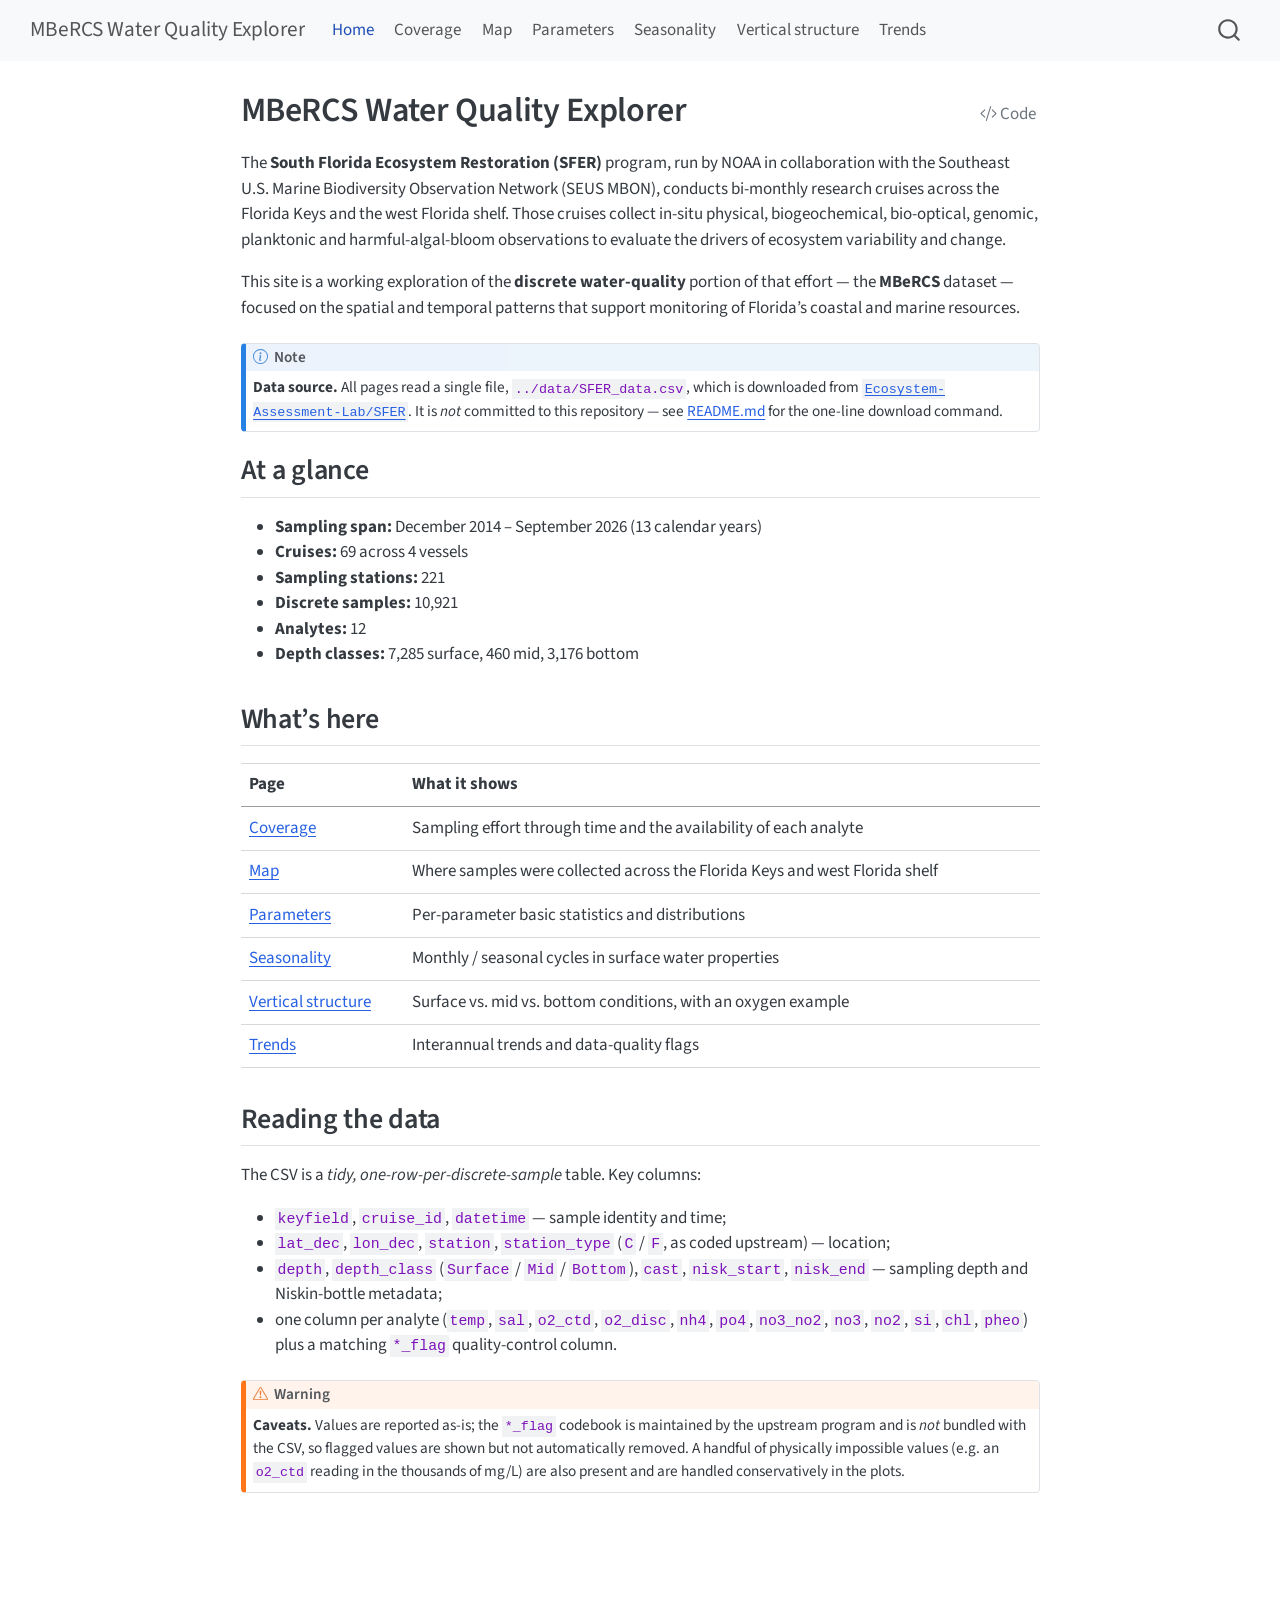
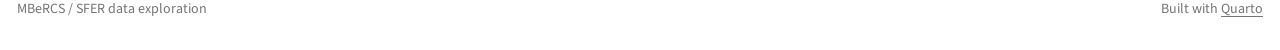
<file: index.html>
<!DOCTYPE html>
<html xmlns="http://www.w3.org/1999/xhtml" lang="en" xml:lang="en"><head>

<meta charset="utf-8">
<meta name="generator" content="quarto-1.8.27">

<meta name="viewport" content="width=device-width, initial-scale=1.0, user-scalable=yes">


<title>MBeRCS Water Quality Explorer</title>
<style>
code{white-space: pre-wrap;}
span.smallcaps{font-variant: small-caps;}
div.columns{display: flex; gap: min(4vw, 1.5em);}
div.column{flex: auto; overflow-x: auto;}
div.hanging-indent{margin-left: 1.5em; text-indent: -1.5em;}
ul.task-list{list-style: none;}
ul.task-list li input[type="checkbox"] {
  width: 0.8em;
  margin: 0 0.8em 0.2em -1em; /* quarto-specific, see https://github.com/quarto-dev/quarto-cli/issues/4556 */ 
  vertical-align: middle;
}
/* CSS for syntax highlighting */
html { -webkit-text-size-adjust: 100%; }
pre > code.sourceCode { white-space: pre; position: relative; }
pre > code.sourceCode > span { display: inline-block; line-height: 1.25; }
pre > code.sourceCode > span:empty { height: 1.2em; }
.sourceCode { overflow: visible; }
code.sourceCode > span { color: inherit; text-decoration: inherit; }
div.sourceCode { margin: 1em 0; }
pre.sourceCode { margin: 0; }
@media screen {
div.sourceCode { overflow: auto; }
}
@media print {
pre > code.sourceCode { white-space: pre-wrap; }
pre > code.sourceCode > span { text-indent: -5em; padding-left: 5em; }
}
pre.numberSource code
  { counter-reset: source-line 0; }
pre.numberSource code > span
  { position: relative; left: -4em; counter-increment: source-line; }
pre.numberSource code > span > a:first-child::before
  { content: counter(source-line);
    position: relative; left: -1em; text-align: right; vertical-align: baseline;
    border: none; display: inline-block;
    -webkit-touch-callout: none; -webkit-user-select: none;
    -khtml-user-select: none; -moz-user-select: none;
    -ms-user-select: none; user-select: none;
    padding: 0 4px; width: 4em;
  }
pre.numberSource { margin-left: 3em;  padding-left: 4px; }
div.sourceCode
  {   }
@media screen {
pre > code.sourceCode > span > a:first-child::before { text-decoration: underline; }
}
</style>


<script src="site_libs/quarto-nav/quarto-nav.js"></script>
<script src="site_libs/quarto-nav/headroom.min.js"></script>
<script src="site_libs/clipboard/clipboard.min.js"></script>
<script src="site_libs/quarto-search/autocomplete.umd.js"></script>
<script src="site_libs/quarto-search/fuse.min.js"></script>
<script src="site_libs/quarto-search/quarto-search.js"></script>
<meta name="quarto:offset" content="./">
<script src="site_libs/quarto-html/quarto.js" type="module"></script>
<script src="site_libs/quarto-html/tabsets/tabsets.js" type="module"></script>
<script src="site_libs/quarto-html/axe/axe-check.js" type="module"></script>
<script src="site_libs/quarto-html/popper.min.js"></script>
<script src="site_libs/quarto-html/tippy.umd.min.js"></script>
<script src="site_libs/quarto-html/anchor.min.js"></script>
<link href="site_libs/quarto-html/tippy.css" rel="stylesheet">
<link href="site_libs/quarto-html/quarto-syntax-highlighting-ed96de9b727972fe78a7b5d16c58bf87.css" rel="stylesheet" id="quarto-text-highlighting-styles">
<script src="site_libs/bootstrap/bootstrap.min.js"></script>
<link href="site_libs/bootstrap/bootstrap-icons.css" rel="stylesheet">
<link href="site_libs/bootstrap/bootstrap-71b28aba9d8c72cd848c066c501b8451.min.css" rel="stylesheet" append-hash="true" id="quarto-bootstrap" data-mode="light">
<script id="quarto-search-options" type="application/json">{
  "location": "navbar",
  "copy-button": false,
  "collapse-after": 3,
  "panel-placement": "end",
  "type": "overlay",
  "limit": 50,
  "keyboard-shortcut": [
    "f",
    "/",
    "s"
  ],
  "show-item-context": false,
  "language": {
    "search-no-results-text": "No results",
    "search-matching-documents-text": "matching documents",
    "search-copy-link-title": "Copy link to search",
    "search-hide-matches-text": "Hide additional matches",
    "search-more-match-text": "more match in this document",
    "search-more-matches-text": "more matches in this document",
    "search-clear-button-title": "Clear",
    "search-text-placeholder": "",
    "search-detached-cancel-button-title": "Cancel",
    "search-submit-button-title": "Submit",
    "search-label": "Search"
  }
}</script>


</head>

<body class="nav-fixed fullcontent quarto-light">

<div id="quarto-search-results"></div>
  <header id="quarto-header" class="headroom fixed-top">
    <nav class="navbar navbar-expand-lg " data-bs-theme="dark">
      <div class="navbar-container container-fluid">
      <div class="navbar-brand-container mx-auto">
    <a class="navbar-brand" href="./index.html">
    <span class="navbar-title">MBeRCS Water Quality Explorer</span>
    </a>
  </div>
            <div id="quarto-search" class="" title="Search"></div>
          <button class="navbar-toggler" type="button" data-bs-toggle="collapse" data-bs-target="#navbarCollapse" aria-controls="navbarCollapse" role="menu" aria-expanded="false" aria-label="Toggle navigation" onclick="if (window.quartoToggleHeadroom) { window.quartoToggleHeadroom(); }">
  <span class="navbar-toggler-icon"></span>
</button>
          <div class="collapse navbar-collapse" id="navbarCollapse">
            <ul class="navbar-nav navbar-nav-scroll me-auto">
  <li class="nav-item">
    <a class="nav-link active" href="./index.html" aria-current="page"> 
<span class="menu-text">Home</span></a>
  </li>  
  <li class="nav-item">
    <a class="nav-link" href="./coverage.html"> 
<span class="menu-text">Coverage</span></a>
  </li>  
  <li class="nav-item">
    <a class="nav-link" href="./map.html"> 
<span class="menu-text">Map</span></a>
  </li>  
  <li class="nav-item">
    <a class="nav-link" href="./parameters.html"> 
<span class="menu-text">Parameters</span></a>
  </li>  
  <li class="nav-item">
    <a class="nav-link" href="./seasonality.html"> 
<span class="menu-text">Seasonality</span></a>
  </li>  
  <li class="nav-item">
    <a class="nav-link" href="./vertical.html"> 
<span class="menu-text">Vertical structure</span></a>
  </li>  
  <li class="nav-item">
    <a class="nav-link" href="./trends.html"> 
<span class="menu-text">Trends</span></a>
  </li>  
</ul>
          </div> <!-- /navcollapse -->
            <div class="quarto-navbar-tools">
</div>
      </div> <!-- /container-fluid -->
    </nav>
</header>
<!-- content -->
<div id="quarto-content" class="quarto-container page-columns page-rows-contents page-layout-article page-navbar">
<!-- sidebar -->
<!-- margin-sidebar -->
    
<!-- main -->
<main class="content" id="quarto-document-content">

<header id="title-block-header" class="quarto-title-block default">
<div class="quarto-title">
<div class="quarto-title-block"><div><h1 class="title">MBeRCS Water Quality Explorer</h1><button type="button" class="btn code-tools-button" id="quarto-code-tools-source"><i class="bi"></i> Code</button></div></div>
</div>



<div class="quarto-title-meta">

    
  
    
  </div>
  


</header>


<p>The <strong>South Florida Ecosystem Restoration (SFER)</strong> program, run by NOAA in collaboration with the Southeast U.S. Marine Biodiversity Observation Network (SEUS MBON), conducts bi-monthly research cruises across the Florida Keys and the west Florida shelf. Those cruises collect in-situ physical, biogeochemical, bio-optical, genomic, planktonic and harmful-algal-bloom observations to evaluate the drivers of ecosystem variability and change.</p>
<p>This site is a working exploration of the <strong>discrete water-quality</strong> portion of that effort — the <strong>MBeRCS</strong> dataset — focused on the spatial and temporal patterns that support monitoring of Florida’s coastal and marine resources.</p>
<div class="callout callout-style-default callout-note callout-titled">
<div class="callout-header d-flex align-content-center">
<div class="callout-icon-container">
<i class="callout-icon"></i>
</div>
<div class="callout-title-container flex-fill">
Note
</div>
</div>
<div class="callout-body-container callout-body">
<p><strong>Data source.</strong> All pages read a single file, <code>../data/SFER_data.csv</code>, which is downloaded from <a href="https://github.com/Ecosystem-Assessment-Lab/SFER/blob/main/DATA/SFER_data.csv"><code>Ecosystem-Assessment-Lab/SFER</code></a>. It is <em>not</em> committed to this repository — see <a href="README.md#data">README.md</a> for the one-line download command.</p>
</div>
</div>
<section id="at-a-glance" class="level2">
<h2 class="anchored" data-anchor-id="at-a-glance">At a glance</h2>
<ul>
<li><strong>Sampling span:</strong> December 2014 – September 2026 (13 calendar years)</li>
<li><strong>Cruises:</strong> 69 across 4 vessels</li>
<li><strong>Sampling stations:</strong> 221</li>
<li><strong>Discrete samples:</strong> 10,921</li>
<li><strong>Analytes:</strong> 12</li>
<li><strong>Depth classes:</strong> 7,285 surface, 460 mid, 3,176 bottom</li>
</ul>
</section>
<section id="whats-here" class="level2">
<h2 class="anchored" data-anchor-id="whats-here">What’s here</h2>
<table class="caption-top table">
<thead>
<tr class="header">
<th>Page</th>
<th>What it shows</th>
</tr>
</thead>
<tbody>
<tr class="odd">
<td><a href="./coverage.html">Coverage</a></td>
<td>Sampling effort through time and the availability of each analyte</td>
</tr>
<tr class="even">
<td><a href="./map.html">Map</a></td>
<td>Where samples were collected across the Florida Keys and west Florida shelf</td>
</tr>
<tr class="odd">
<td><a href="./parameters.html">Parameters</a></td>
<td>Per-parameter basic statistics and distributions</td>
</tr>
<tr class="even">
<td><a href="./seasonality.html">Seasonality</a></td>
<td>Monthly / seasonal cycles in surface water properties</td>
</tr>
<tr class="odd">
<td><a href="./vertical.html">Vertical structure</a></td>
<td>Surface vs.&nbsp;mid vs.&nbsp;bottom conditions, with an oxygen example</td>
</tr>
<tr class="even">
<td><a href="./trends.html">Trends</a></td>
<td>Interannual trends and data-quality flags</td>
</tr>
</tbody>
</table>
</section>
<section id="reading-the-data" class="level2">
<h2 class="anchored" data-anchor-id="reading-the-data">Reading the data</h2>
<p>The CSV is a <em>tidy, one-row-per-discrete-sample</em> table. Key columns:</p>
<ul>
<li><code>keyfield</code>, <code>cruise_id</code>, <code>datetime</code> — sample identity and time;</li>
<li><code>lat_dec</code>, <code>lon_dec</code>, <code>station</code>, <code>station_type</code> (<code>C</code> / <code>F</code>, as coded upstream) — location;</li>
<li><code>depth</code>, <code>depth_class</code> (<code>Surface</code> / <code>Mid</code> / <code>Bottom</code>), <code>cast</code>, <code>nisk_start</code>, <code>nisk_end</code> — sampling depth and Niskin-bottle metadata;</li>
<li>one column per analyte (<code>temp</code>, <code>sal</code>, <code>o2_ctd</code>, <code>o2_disc</code>, <code>nh4</code>, <code>po4</code>, <code>no3_no2</code>, <code>no3</code>, <code>no2</code>, <code>si</code>, <code>chl</code>, <code>pheo</code>) plus a matching <code>*_flag</code> quality-control column.</li>
</ul>
<div class="callout callout-style-default callout-warning callout-titled">
<div class="callout-header d-flex align-content-center">
<div class="callout-icon-container">
<i class="callout-icon"></i>
</div>
<div class="callout-title-container flex-fill">
Warning
</div>
</div>
<div class="callout-body-container callout-body">
<p><strong>Caveats.</strong> Values are reported as-is; the <code>*_flag</code> codebook is maintained by the upstream program and is <em>not</em> bundled with the CSV, so flagged values are shown but not automatically removed. A handful of physically impossible values (e.g.&nbsp;an <code>o2_ctd</code> reading in the thousands of mg/L) are also present and are handled conservatively in the plots.</p>
</div>
</div>


<!-- -->

</section>

</main> <!-- /main -->
<script id="quarto-html-after-body" type="application/javascript">
  window.document.addEventListener("DOMContentLoaded", function (event) {
    const icon = "";
    const anchorJS = new window.AnchorJS();
    anchorJS.options = {
      placement: 'right',
      icon: icon
    };
    anchorJS.add('.anchored');
    const isCodeAnnotation = (el) => {
      for (const clz of el.classList) {
        if (clz.startsWith('code-annotation-')) {                     
          return true;
        }
      }
      return false;
    }
    const onCopySuccess = function(e) {
      // button target
      const button = e.trigger;
      // don't keep focus
      button.blur();
      // flash "checked"
      button.classList.add('code-copy-button-checked');
      var currentTitle = button.getAttribute("title");
      button.setAttribute("title", "Copied!");
      let tooltip;
      if (window.bootstrap) {
        button.setAttribute("data-bs-toggle", "tooltip");
        button.setAttribute("data-bs-placement", "left");
        button.setAttribute("data-bs-title", "Copied!");
        tooltip = new bootstrap.Tooltip(button, 
          { trigger: "manual", 
            customClass: "code-copy-button-tooltip",
            offset: [0, -8]});
        tooltip.show();    
      }
      setTimeout(function() {
        if (tooltip) {
          tooltip.hide();
          button.removeAttribute("data-bs-title");
          button.removeAttribute("data-bs-toggle");
          button.removeAttribute("data-bs-placement");
        }
        button.setAttribute("title", currentTitle);
        button.classList.remove('code-copy-button-checked');
      }, 1000);
      // clear code selection
      e.clearSelection();
    }
    const getTextToCopy = function(trigger) {
      const outerScaffold = trigger.parentElement.cloneNode(true);
      const codeEl = outerScaffold.querySelector('code');
      for (const childEl of codeEl.children) {
        if (isCodeAnnotation(childEl)) {
          childEl.remove();
        }
      }
      return codeEl.innerText;
    }
    const clipboard = new window.ClipboardJS('.code-copy-button:not([data-in-quarto-modal])', {
      text: getTextToCopy
    });
    clipboard.on('success', onCopySuccess);
    if (window.document.getElementById('quarto-embedded-source-code-modal')) {
      const clipboardModal = new window.ClipboardJS('.code-copy-button[data-in-quarto-modal]', {
        text: getTextToCopy,
        container: window.document.getElementById('quarto-embedded-source-code-modal')
      });
      clipboardModal.on('success', onCopySuccess);
    }
    const viewSource = window.document.getElementById('quarto-view-source') ||
                       window.document.getElementById('quarto-code-tools-source');
    if (viewSource) {
      const sourceUrl = viewSource.getAttribute("data-quarto-source-url");
      viewSource.addEventListener("click", function(e) {
        if (sourceUrl) {
          // rstudio viewer pane
          if (/\bcapabilities=\b/.test(window.location)) {
            window.open(sourceUrl);
          } else {
            window.location.href = sourceUrl;
          }
        } else {
          const modal = new bootstrap.Modal(document.getElementById('quarto-embedded-source-code-modal'));
          modal.show();
        }
        return false;
      });
    }
    function toggleCodeHandler(show) {
      return function(e) {
        const detailsSrc = window.document.querySelectorAll(".cell > details > .sourceCode");
        for (let i=0; i<detailsSrc.length; i++) {
          const details = detailsSrc[i].parentElement;
          if (show) {
            details.open = true;
          } else {
            details.removeAttribute("open");
          }
        }
        const cellCodeDivs = window.document.querySelectorAll(".cell > .sourceCode");
        const fromCls = show ? "hidden" : "unhidden";
        const toCls = show ? "unhidden" : "hidden";
        for (let i=0; i<cellCodeDivs.length; i++) {
          const codeDiv = cellCodeDivs[i];
          if (codeDiv.classList.contains(fromCls)) {
            codeDiv.classList.remove(fromCls);
            codeDiv.classList.add(toCls);
          } 
        }
        return false;
      }
    }
    const hideAllCode = window.document.getElementById("quarto-hide-all-code");
    if (hideAllCode) {
      hideAllCode.addEventListener("click", toggleCodeHandler(false));
    }
    const showAllCode = window.document.getElementById("quarto-show-all-code");
    if (showAllCode) {
      showAllCode.addEventListener("click", toggleCodeHandler(true));
    }
      var localhostRegex = new RegExp(/^(?:http|https):\/\/localhost\:?[0-9]*\//);
      var mailtoRegex = new RegExp(/^mailto:/);
        var filterRegex = new RegExp('/' + window.location.host + '/');
      var isInternal = (href) => {
          return filterRegex.test(href) || localhostRegex.test(href) || mailtoRegex.test(href);
      }
      // Inspect non-navigation links and adorn them if external
     var links = window.document.querySelectorAll('a[href]:not(.nav-link):not(.navbar-brand):not(.toc-action):not(.sidebar-link):not(.sidebar-item-toggle):not(.pagination-link):not(.no-external):not([aria-hidden]):not(.dropdown-item):not(.quarto-navigation-tool):not(.about-link)');
      for (var i=0; i<links.length; i++) {
        const link = links[i];
        if (!isInternal(link.href)) {
          // undo the damage that might have been done by quarto-nav.js in the case of
          // links that we want to consider external
          if (link.dataset.originalHref !== undefined) {
            link.href = link.dataset.originalHref;
          }
            // target, if specified
            link.setAttribute("target", "_blank");
            if (link.getAttribute("rel") === null) {
              link.setAttribute("rel", "noopener");
            }
        }
      }
    function tippyHover(el, contentFn, onTriggerFn, onUntriggerFn) {
      const config = {
        allowHTML: true,
        maxWidth: 500,
        delay: 100,
        arrow: false,
        appendTo: function(el) {
            return el.parentElement;
        },
        interactive: true,
        interactiveBorder: 10,
        theme: 'quarto',
        placement: 'bottom-start',
      };
      if (contentFn) {
        config.content = contentFn;
      }
      if (onTriggerFn) {
        config.onTrigger = onTriggerFn;
      }
      if (onUntriggerFn) {
        config.onUntrigger = onUntriggerFn;
      }
      window.tippy(el, config); 
    }
    const noterefs = window.document.querySelectorAll('a[role="doc-noteref"]');
    for (var i=0; i<noterefs.length; i++) {
      const ref = noterefs[i];
      tippyHover(ref, function() {
        // use id or data attribute instead here
        let href = ref.getAttribute('data-footnote-href') || ref.getAttribute('href');
        try { href = new URL(href).hash; } catch {}
        const id = href.replace(/^#\/?/, "");
        const note = window.document.getElementById(id);
        if (note) {
          return note.innerHTML;
        } else {
          return "";
        }
      });
    }
    const xrefs = window.document.querySelectorAll('a.quarto-xref');
    const processXRef = (id, note) => {
      // Strip column container classes
      const stripColumnClz = (el) => {
        el.classList.remove("page-full", "page-columns");
        if (el.children) {
          for (const child of el.children) {
            stripColumnClz(child);
          }
        }
      }
      stripColumnClz(note)
      if (id === null || id.startsWith('sec-')) {
        // Special case sections, only their first couple elements
        const container = document.createElement("div");
        if (note.children && note.children.length > 2) {
          container.appendChild(note.children[0].cloneNode(true));
          for (let i = 1; i < note.children.length; i++) {
            const child = note.children[i];
            if (child.tagName === "P" && child.innerText === "") {
              continue;
            } else {
              container.appendChild(child.cloneNode(true));
              break;
            }
          }
          if (window.Quarto?.typesetMath) {
            window.Quarto.typesetMath(container);
          }
          return container.innerHTML
        } else {
          if (window.Quarto?.typesetMath) {
            window.Quarto.typesetMath(note);
          }
          return note.innerHTML;
        }
      } else {
        // Remove any anchor links if they are present
        const anchorLink = note.querySelector('a.anchorjs-link');
        if (anchorLink) {
          anchorLink.remove();
        }
        if (window.Quarto?.typesetMath) {
          window.Quarto.typesetMath(note);
        }
        if (note.classList.contains("callout")) {
          return note.outerHTML;
        } else {
          return note.innerHTML;
        }
      }
    }
    for (var i=0; i<xrefs.length; i++) {
      const xref = xrefs[i];
      tippyHover(xref, undefined, function(instance) {
        instance.disable();
        let url = xref.getAttribute('href');
        let hash = undefined; 
        if (url.startsWith('#')) {
          hash = url;
        } else {
          try { hash = new URL(url).hash; } catch {}
        }
        if (hash) {
          const id = hash.replace(/^#\/?/, "");
          const note = window.document.getElementById(id);
          if (note !== null) {
            try {
              const html = processXRef(id, note.cloneNode(true));
              instance.setContent(html);
            } finally {
              instance.enable();
              instance.show();
            }
          } else {
            // See if we can fetch this
            fetch(url.split('#')[0])
            .then(res => res.text())
            .then(html => {
              const parser = new DOMParser();
              const htmlDoc = parser.parseFromString(html, "text/html");
              const note = htmlDoc.getElementById(id);
              if (note !== null) {
                const html = processXRef(id, note);
                instance.setContent(html);
              } 
            }).finally(() => {
              instance.enable();
              instance.show();
            });
          }
        } else {
          // See if we can fetch a full url (with no hash to target)
          // This is a special case and we should probably do some content thinning / targeting
          fetch(url)
          .then(res => res.text())
          .then(html => {
            const parser = new DOMParser();
            const htmlDoc = parser.parseFromString(html, "text/html");
            const note = htmlDoc.querySelector('main.content');
            if (note !== null) {
              // This should only happen for chapter cross references
              // (since there is no id in the URL)
              // remove the first header
              if (note.children.length > 0 && note.children[0].tagName === "HEADER") {
                note.children[0].remove();
              }
              const html = processXRef(null, note);
              instance.setContent(html);
            } 
          }).finally(() => {
            instance.enable();
            instance.show();
          });
        }
      }, function(instance) {
      });
    }
        let selectedAnnoteEl;
        const selectorForAnnotation = ( cell, annotation) => {
          let cellAttr = 'data-code-cell="' + cell + '"';
          let lineAttr = 'data-code-annotation="' +  annotation + '"';
          const selector = 'span[' + cellAttr + '][' + lineAttr + ']';
          return selector;
        }
        const selectCodeLines = (annoteEl) => {
          const doc = window.document;
          const targetCell = annoteEl.getAttribute("data-target-cell");
          const targetAnnotation = annoteEl.getAttribute("data-target-annotation");
          const annoteSpan = window.document.querySelector(selectorForAnnotation(targetCell, targetAnnotation));
          const lines = annoteSpan.getAttribute("data-code-lines").split(",");
          const lineIds = lines.map((line) => {
            return targetCell + "-" + line;
          })
          let top = null;
          let height = null;
          let parent = null;
          if (lineIds.length > 0) {
              //compute the position of the single el (top and bottom and make a div)
              const el = window.document.getElementById(lineIds[0]);
              top = el.offsetTop;
              height = el.offsetHeight;
              parent = el.parentElement.parentElement;
            if (lineIds.length > 1) {
              const lastEl = window.document.getElementById(lineIds[lineIds.length - 1]);
              const bottom = lastEl.offsetTop + lastEl.offsetHeight;
              height = bottom - top;
            }
            if (top !== null && height !== null && parent !== null) {
              // cook up a div (if necessary) and position it 
              let div = window.document.getElementById("code-annotation-line-highlight");
              if (div === null) {
                div = window.document.createElement("div");
                div.setAttribute("id", "code-annotation-line-highlight");
                div.style.position = 'absolute';
                parent.appendChild(div);
              }
              div.style.top = top - 2 + "px";
              div.style.height = height + 4 + "px";
              div.style.left = 0;
              let gutterDiv = window.document.getElementById("code-annotation-line-highlight-gutter");
              if (gutterDiv === null) {
                gutterDiv = window.document.createElement("div");
                gutterDiv.setAttribute("id", "code-annotation-line-highlight-gutter");
                gutterDiv.style.position = 'absolute';
                const codeCell = window.document.getElementById(targetCell);
                const gutter = codeCell.querySelector('.code-annotation-gutter');
                gutter.appendChild(gutterDiv);
              }
              gutterDiv.style.top = top - 2 + "px";
              gutterDiv.style.height = height + 4 + "px";
            }
            selectedAnnoteEl = annoteEl;
          }
        };
        const unselectCodeLines = () => {
          const elementsIds = ["code-annotation-line-highlight", "code-annotation-line-highlight-gutter"];
          elementsIds.forEach((elId) => {
            const div = window.document.getElementById(elId);
            if (div) {
              div.remove();
            }
          });
          selectedAnnoteEl = undefined;
        };
          // Handle positioning of the toggle
      window.addEventListener(
        "resize",
        throttle(() => {
          elRect = undefined;
          if (selectedAnnoteEl) {
            selectCodeLines(selectedAnnoteEl);
          }
        }, 10)
      );
      function throttle(fn, ms) {
      let throttle = false;
      let timer;
        return (...args) => {
          if(!throttle) { // first call gets through
              fn.apply(this, args);
              throttle = true;
          } else { // all the others get throttled
              if(timer) clearTimeout(timer); // cancel #2
              timer = setTimeout(() => {
                fn.apply(this, args);
                timer = throttle = false;
              }, ms);
          }
        };
      }
        // Attach click handler to the DT
        const annoteDls = window.document.querySelectorAll('dt[data-target-cell]');
        for (const annoteDlNode of annoteDls) {
          annoteDlNode.addEventListener('click', (event) => {
            const clickedEl = event.target;
            if (clickedEl !== selectedAnnoteEl) {
              unselectCodeLines();
              const activeEl = window.document.querySelector('dt[data-target-cell].code-annotation-active');
              if (activeEl) {
                activeEl.classList.remove('code-annotation-active');
              }
              selectCodeLines(clickedEl);
              clickedEl.classList.add('code-annotation-active');
            } else {
              // Unselect the line
              unselectCodeLines();
              clickedEl.classList.remove('code-annotation-active');
            }
          });
        }
    const findCites = (el) => {
      const parentEl = el.parentElement;
      if (parentEl) {
        const cites = parentEl.dataset.cites;
        if (cites) {
          return {
            el,
            cites: cites.split(' ')
          };
        } else {
          return findCites(el.parentElement)
        }
      } else {
        return undefined;
      }
    };
    var bibliorefs = window.document.querySelectorAll('a[role="doc-biblioref"]');
    for (var i=0; i<bibliorefs.length; i++) {
      const ref = bibliorefs[i];
      const citeInfo = findCites(ref);
      if (citeInfo) {
        tippyHover(citeInfo.el, function() {
          var popup = window.document.createElement('div');
          citeInfo.cites.forEach(function(cite) {
            var citeDiv = window.document.createElement('div');
            citeDiv.classList.add('hanging-indent');
            citeDiv.classList.add('csl-entry');
            var biblioDiv = window.document.getElementById('ref-' + cite);
            if (biblioDiv) {
              citeDiv.innerHTML = biblioDiv.innerHTML;
            }
            popup.appendChild(citeDiv);
          });
          return popup.innerHTML;
        });
      }
    }
  });
  </script><div class="modal fade" id="quarto-embedded-source-code-modal" tabindex="-1" aria-labelledby="quarto-embedded-source-code-modal-label" aria-hidden="true"><div class="modal-dialog modal-dialog-scrollable"><div class="modal-content"><div class="modal-header"><h5 class="modal-title" id="quarto-embedded-source-code-modal-label">Source Code</h5><button class="btn-close" data-bs-dismiss="modal"></button></div><div class="modal-body"><div class="">
<div class="code-copy-outer-scaffold"><div class="sourceCode" id="cb1" data-shortcodes="false"><pre class="sourceCode markdown code-with-copy"><code class="sourceCode markdown"><span id="cb1-1"><a href="#cb1-1" aria-hidden="true" tabindex="-1"></a><span class="co">---</span></span>
<span id="cb1-2"><a href="#cb1-2" aria-hidden="true" tabindex="-1"></a><span class="an">title:</span><span class="co"> "MBeRCS Water Quality Explorer"</span></span>
<span id="cb1-3"><a href="#cb1-3" aria-hidden="true" tabindex="-1"></a><span class="an">toc:</span><span class="co"> false</span></span>
<span id="cb1-4"><a href="#cb1-4" aria-hidden="true" tabindex="-1"></a><span class="co">---</span></span>
<span id="cb1-5"><a href="#cb1-5" aria-hidden="true" tabindex="-1"></a></span>
<span id="cb1-6"><a href="#cb1-6" aria-hidden="true" tabindex="-1"></a>The **South Florida Ecosystem Restoration (SFER)** program, run by NOAA in</span>
<span id="cb1-7"><a href="#cb1-7" aria-hidden="true" tabindex="-1"></a>collaboration with the Southeast U.S. Marine Biodiversity Observation Network</span>
<span id="cb1-8"><a href="#cb1-8" aria-hidden="true" tabindex="-1"></a>(SEUS MBON), conducts bi-monthly research cruises across the Florida Keys and</span>
<span id="cb1-9"><a href="#cb1-9" aria-hidden="true" tabindex="-1"></a>the west Florida shelf. Those cruises collect in-situ physical,</span>
<span id="cb1-10"><a href="#cb1-10" aria-hidden="true" tabindex="-1"></a>biogeochemical, bio-optical, genomic, planktonic and harmful-algal-bloom</span>
<span id="cb1-11"><a href="#cb1-11" aria-hidden="true" tabindex="-1"></a>observations to evaluate the drivers of ecosystem variability and change.</span>
<span id="cb1-12"><a href="#cb1-12" aria-hidden="true" tabindex="-1"></a></span>
<span id="cb1-13"><a href="#cb1-13" aria-hidden="true" tabindex="-1"></a>This site is a working exploration of the **discrete water-quality** portion of</span>
<span id="cb1-14"><a href="#cb1-14" aria-hidden="true" tabindex="-1"></a>that effort — the **MBeRCS** dataset — focused on the spatial and temporal</span>
<span id="cb1-15"><a href="#cb1-15" aria-hidden="true" tabindex="-1"></a>patterns that support monitoring of Florida's coastal and marine resources.</span>
<span id="cb1-16"><a href="#cb1-16" aria-hidden="true" tabindex="-1"></a></span>
<span id="cb1-17"><a href="#cb1-17" aria-hidden="true" tabindex="-1"></a>::: {.callout-note}</span>
<span id="cb1-18"><a href="#cb1-18" aria-hidden="true" tabindex="-1"></a>**Data source.** All pages read a single file, <span class="in">`../data/SFER_data.csv`</span>, which is</span>
<span id="cb1-19"><a href="#cb1-19" aria-hidden="true" tabindex="-1"></a>downloaded from</span>
<span id="cb1-20"><a href="#cb1-20" aria-hidden="true" tabindex="-1"></a><span class="co">[</span><span class="ot">`Ecosystem-Assessment-Lab/SFER`</span><span class="co">](https://github.com/Ecosystem-Assessment-Lab/SFER/blob/main/DATA/SFER_data.csv)</span>.</span>
<span id="cb1-21"><a href="#cb1-21" aria-hidden="true" tabindex="-1"></a>It is *not* committed to this repository — see</span>
<span id="cb1-22"><a href="#cb1-22" aria-hidden="true" tabindex="-1"></a><span class="co">[</span><span class="ot">README.md</span><span class="co">](README.md#data)</span> for the one-line download command.</span>
<span id="cb1-23"><a href="#cb1-23" aria-hidden="true" tabindex="-1"></a>:::</span>
<span id="cb1-24"><a href="#cb1-24" aria-hidden="true" tabindex="-1"></a></span>
<span id="cb1-25"><a href="#cb1-25" aria-hidden="true" tabindex="-1"></a><span class="fu">## At a glance</span></span>
<span id="cb1-26"><a href="#cb1-26" aria-hidden="true" tabindex="-1"></a></span>
<span id="cb1-29"><a href="#cb1-29" aria-hidden="true" tabindex="-1"></a><span class="in">```{python}</span></span>
<span id="cb1-30"><a href="#cb1-30" aria-hidden="true" tabindex="-1"></a><span class="co">#| echo: false</span></span>
<span id="cb1-31"><a href="#cb1-31" aria-hidden="true" tabindex="-1"></a><span class="im">import</span> sfer_common <span class="im">as</span> sfer</span>
<span id="cb1-32"><a href="#cb1-32" aria-hidden="true" tabindex="-1"></a><span class="im">import</span> pandas <span class="im">as</span> pd</span>
<span id="cb1-33"><a href="#cb1-33" aria-hidden="true" tabindex="-1"></a></span>
<span id="cb1-34"><a href="#cb1-34" aria-hidden="true" tabindex="-1"></a>sfer.style()</span>
<span id="cb1-35"><a href="#cb1-35" aria-hidden="true" tabindex="-1"></a>df <span class="op">=</span> sfer.load()</span>
<span id="cb1-36"><a href="#cb1-36" aria-hidden="true" tabindex="-1"></a>analytes <span class="op">=</span> [c <span class="cf">for</span> c <span class="kw">in</span> sfer.ANALYTES <span class="cf">if</span> df[c].notna().<span class="bu">any</span>()]</span>
<span id="cb1-37"><a href="#cb1-37" aria-hidden="true" tabindex="-1"></a><span class="in">```</span></span>
<span id="cb1-38"><a href="#cb1-38" aria-hidden="true" tabindex="-1"></a></span>
<span id="cb1-39"><a href="#cb1-39" aria-hidden="true" tabindex="-1"></a><span class="ss">- </span>**Sampling span:** <span class="in">`{python} f"{df.datetime.min():%B %Y} \u2013 {df.datetime.max():%B %Y}"`</span> (<span class="in">`{python} df.year.nunique()`</span> calendar years)</span>
<span id="cb1-40"><a href="#cb1-40" aria-hidden="true" tabindex="-1"></a><span class="ss">- </span>**Cruises:** <span class="in">`{python} df.cruise_id.nunique()`</span> across <span class="in">`{python} df.vessel.nunique()`</span> vessels</span>
<span id="cb1-41"><a href="#cb1-41" aria-hidden="true" tabindex="-1"></a><span class="ss">- </span>**Sampling stations:** <span class="in">`{python} f"{df.station.nunique():,}"`</span></span>
<span id="cb1-42"><a href="#cb1-42" aria-hidden="true" tabindex="-1"></a><span class="ss">- </span>**Discrete samples:** <span class="in">`{python} f"{len(df):,}"`</span></span>
<span id="cb1-43"><a href="#cb1-43" aria-hidden="true" tabindex="-1"></a><span class="ss">- </span>**Analytes:** <span class="in">`{python} len(analytes)`</span></span>
<span id="cb1-44"><a href="#cb1-44" aria-hidden="true" tabindex="-1"></a><span class="ss">- </span>**Depth classes:** <span class="in">`{python} f"{(df.depth_class=='Surface').sum():,} surface, {(df.depth_class=='Mid').sum():,} mid, {(df.depth_class=='Bottom').sum():,} bottom"`</span></span>
<span id="cb1-45"><a href="#cb1-45" aria-hidden="true" tabindex="-1"></a></span>
<span id="cb1-46"><a href="#cb1-46" aria-hidden="true" tabindex="-1"></a><span class="fu">## What's here</span></span>
<span id="cb1-47"><a href="#cb1-47" aria-hidden="true" tabindex="-1"></a></span>
<span id="cb1-48"><a href="#cb1-48" aria-hidden="true" tabindex="-1"></a><span class="pp">|</span> Page <span class="pp">|</span> What it shows <span class="pp">|</span></span>
<span id="cb1-49"><a href="#cb1-49" aria-hidden="true" tabindex="-1"></a><span class="pp">|------|----------------|</span></span>
<span id="cb1-50"><a href="#cb1-50" aria-hidden="true" tabindex="-1"></a><span class="pp">|</span> <span class="co">[</span><span class="ot">Coverage</span><span class="co">](coverage.qmd)</span> <span class="pp">|</span> Sampling effort through time and the availability of each analyte <span class="pp">|</span></span>
<span id="cb1-51"><a href="#cb1-51" aria-hidden="true" tabindex="-1"></a><span class="pp">|</span> <span class="co">[</span><span class="ot">Map</span><span class="co">](map.qmd)</span> <span class="pp">|</span> Where samples were collected across the Florida Keys and west Florida shelf <span class="pp">|</span></span>
<span id="cb1-52"><a href="#cb1-52" aria-hidden="true" tabindex="-1"></a><span class="pp">|</span> <span class="co">[</span><span class="ot">Parameters</span><span class="co">](parameters.qmd)</span> <span class="pp">|</span> Per-parameter basic statistics and distributions <span class="pp">|</span></span>
<span id="cb1-53"><a href="#cb1-53" aria-hidden="true" tabindex="-1"></a><span class="pp">|</span> <span class="co">[</span><span class="ot">Seasonality</span><span class="co">](seasonality.qmd)</span> <span class="pp">|</span> Monthly / seasonal cycles in surface water properties <span class="pp">|</span></span>
<span id="cb1-54"><a href="#cb1-54" aria-hidden="true" tabindex="-1"></a><span class="pp">|</span> <span class="co">[</span><span class="ot">Vertical structure</span><span class="co">](vertical.qmd)</span> <span class="pp">|</span> Surface vs. mid vs. bottom conditions, with an oxygen example <span class="pp">|</span></span>
<span id="cb1-55"><a href="#cb1-55" aria-hidden="true" tabindex="-1"></a><span class="pp">|</span> <span class="co">[</span><span class="ot">Trends</span><span class="co">](trends.qmd)</span> <span class="pp">|</span> Interannual trends and data-quality flags <span class="pp">|</span></span>
<span id="cb1-56"><a href="#cb1-56" aria-hidden="true" tabindex="-1"></a></span>
<span id="cb1-57"><a href="#cb1-57" aria-hidden="true" tabindex="-1"></a><span class="fu">## Reading the data</span></span>
<span id="cb1-58"><a href="#cb1-58" aria-hidden="true" tabindex="-1"></a></span>
<span id="cb1-59"><a href="#cb1-59" aria-hidden="true" tabindex="-1"></a>The CSV is a *tidy, one-row-per-discrete-sample* table. Key columns:</span>
<span id="cb1-60"><a href="#cb1-60" aria-hidden="true" tabindex="-1"></a></span>
<span id="cb1-61"><a href="#cb1-61" aria-hidden="true" tabindex="-1"></a><span class="ss">- </span><span class="in">`keyfield`</span>, <span class="in">`cruise_id`</span>, <span class="in">`datetime`</span> — sample identity and time;</span>
<span id="cb1-62"><a href="#cb1-62" aria-hidden="true" tabindex="-1"></a><span class="ss">- </span><span class="in">`lat_dec`</span>, <span class="in">`lon_dec`</span>, <span class="in">`station`</span>, <span class="in">`station_type`</span> (<span class="in">`C`</span> / <span class="in">`F`</span>, as coded upstream)</span>
<span id="cb1-63"><a href="#cb1-63" aria-hidden="true" tabindex="-1"></a>  — location;</span>
<span id="cb1-64"><a href="#cb1-64" aria-hidden="true" tabindex="-1"></a><span class="ss">- </span><span class="in">`depth`</span>, <span class="in">`depth_class`</span> (<span class="in">`Surface`</span> / <span class="in">`Mid`</span> / <span class="in">`Bottom`</span>), <span class="in">`cast`</span>, <span class="in">`nisk_start`</span>,</span>
<span id="cb1-65"><a href="#cb1-65" aria-hidden="true" tabindex="-1"></a>  <span class="in">`nisk_end`</span> — sampling depth and Niskin-bottle metadata;</span>
<span id="cb1-66"><a href="#cb1-66" aria-hidden="true" tabindex="-1"></a><span class="ss">- </span>one column per analyte (<span class="in">`temp`</span>, <span class="in">`sal`</span>, <span class="in">`o2_ctd`</span>, <span class="in">`o2_disc`</span>, <span class="in">`nh4`</span>, <span class="in">`po4`</span>,</span>
<span id="cb1-67"><a href="#cb1-67" aria-hidden="true" tabindex="-1"></a>  <span class="in">`no3_no2`</span>, <span class="in">`no3`</span>, <span class="in">`no2`</span>, <span class="in">`si`</span>, <span class="in">`chl`</span>, <span class="in">`pheo`</span>) plus a matching <span class="in">`*_flag`</span></span>
<span id="cb1-68"><a href="#cb1-68" aria-hidden="true" tabindex="-1"></a>  quality-control column.</span>
<span id="cb1-69"><a href="#cb1-69" aria-hidden="true" tabindex="-1"></a></span>
<span id="cb1-70"><a href="#cb1-70" aria-hidden="true" tabindex="-1"></a>::: {.callout-warning}</span>
<span id="cb1-71"><a href="#cb1-71" aria-hidden="true" tabindex="-1"></a>**Caveats.** Values are reported as-is; the <span class="in">`*_flag`</span> codebook is maintained by</span>
<span id="cb1-72"><a href="#cb1-72" aria-hidden="true" tabindex="-1"></a>the upstream program and is *not* bundled with the CSV, so flagged values are</span>
<span id="cb1-73"><a href="#cb1-73" aria-hidden="true" tabindex="-1"></a>shown but not automatically removed. A handful of physically impossible values</span>
<span id="cb1-74"><a href="#cb1-74" aria-hidden="true" tabindex="-1"></a>(e.g. an <span class="in">`o2_ctd`</span> reading in the thousands of mg/L) are also present and are</span>
<span id="cb1-75"><a href="#cb1-75" aria-hidden="true" tabindex="-1"></a>handled conservatively in the plots.</span>
<span id="cb1-76"><a href="#cb1-76" aria-hidden="true" tabindex="-1"></a>:::</span>
</code></pre></div><button title="Copy to Clipboard" class="code-copy-button" data-in-quarto-modal=""><i class="bi"></i></button></div>
</div></div></div></div></div>
</div> <!-- /content -->
<footer class="footer">
  <div class="nav-footer">
    <div class="nav-footer-left">
<p>MBeRCS / SFER data exploration</p>
</div>   
    <div class="nav-footer-center">
      &nbsp;
    </div>
    <div class="nav-footer-right">
<p>Built with <a href="https://quarto.org">Quarto</a></p>
</div>
  </div>
</footer>




</body></html>
</file>
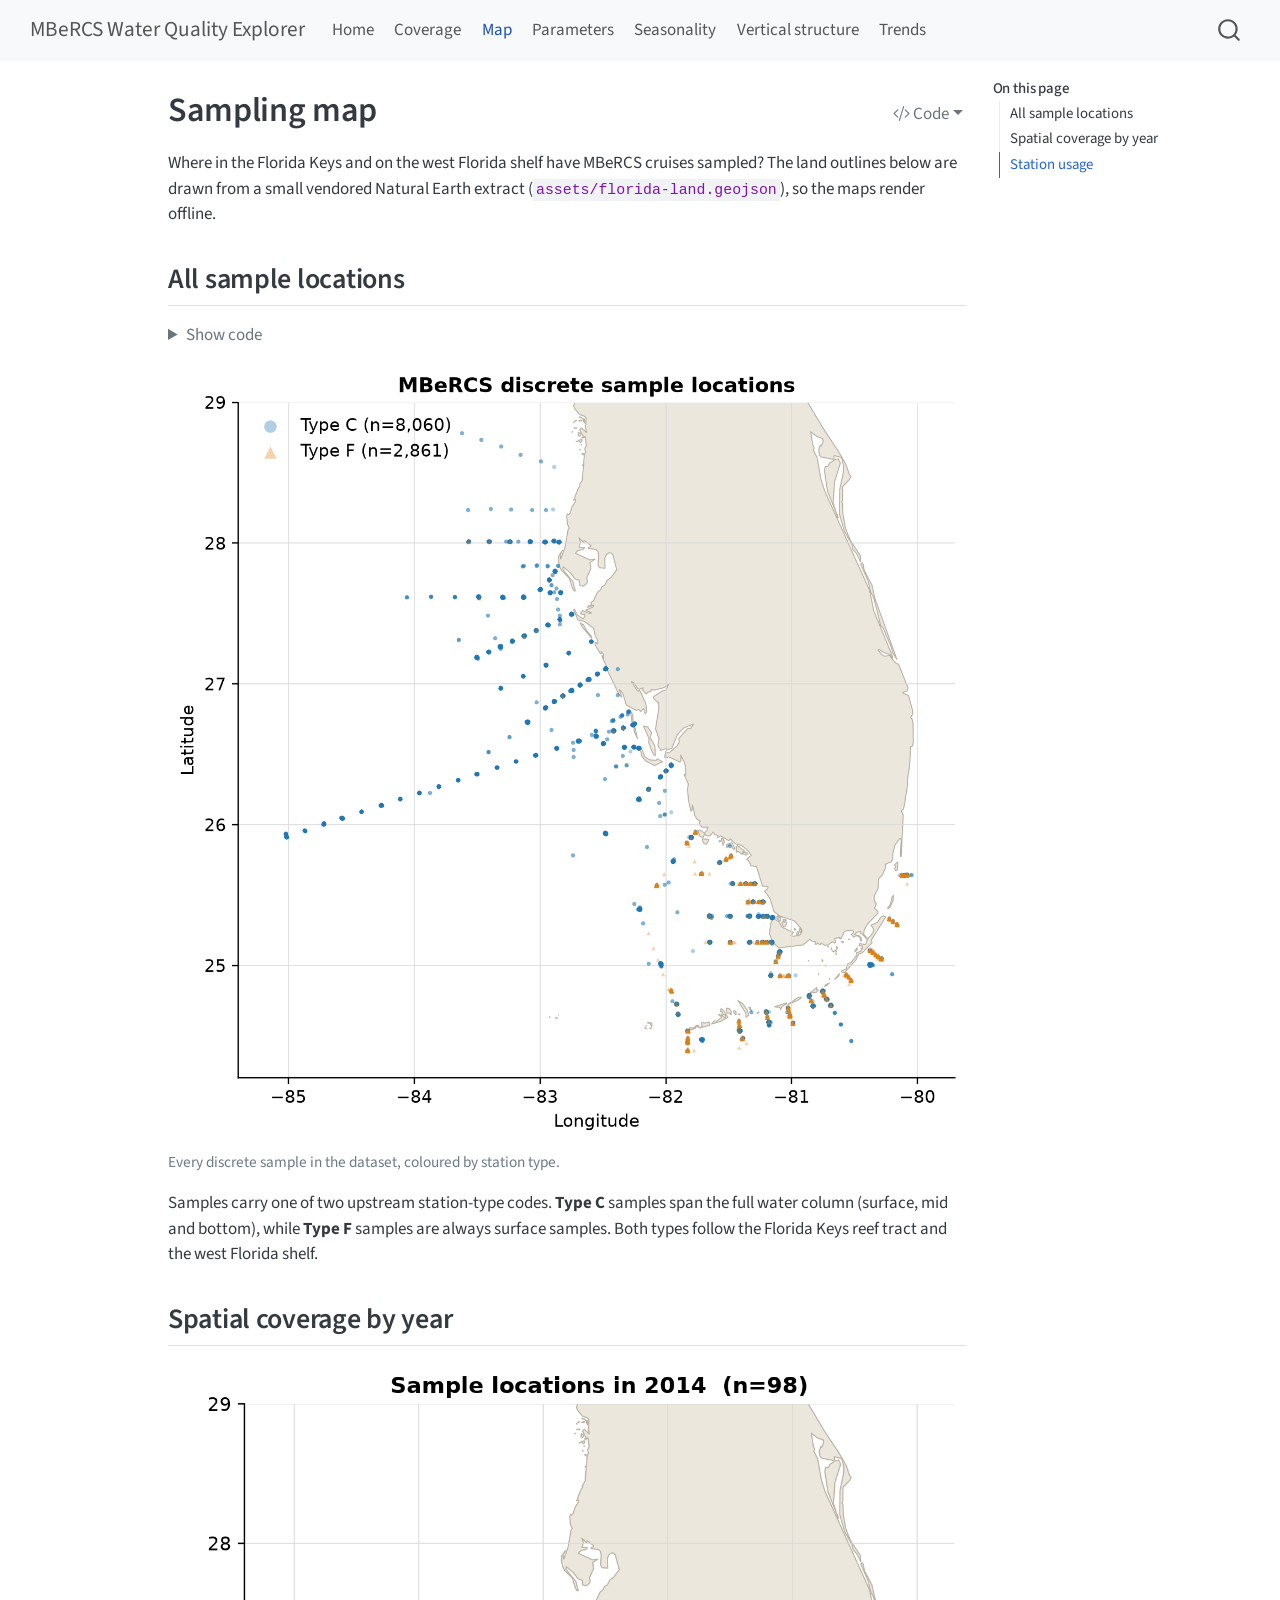
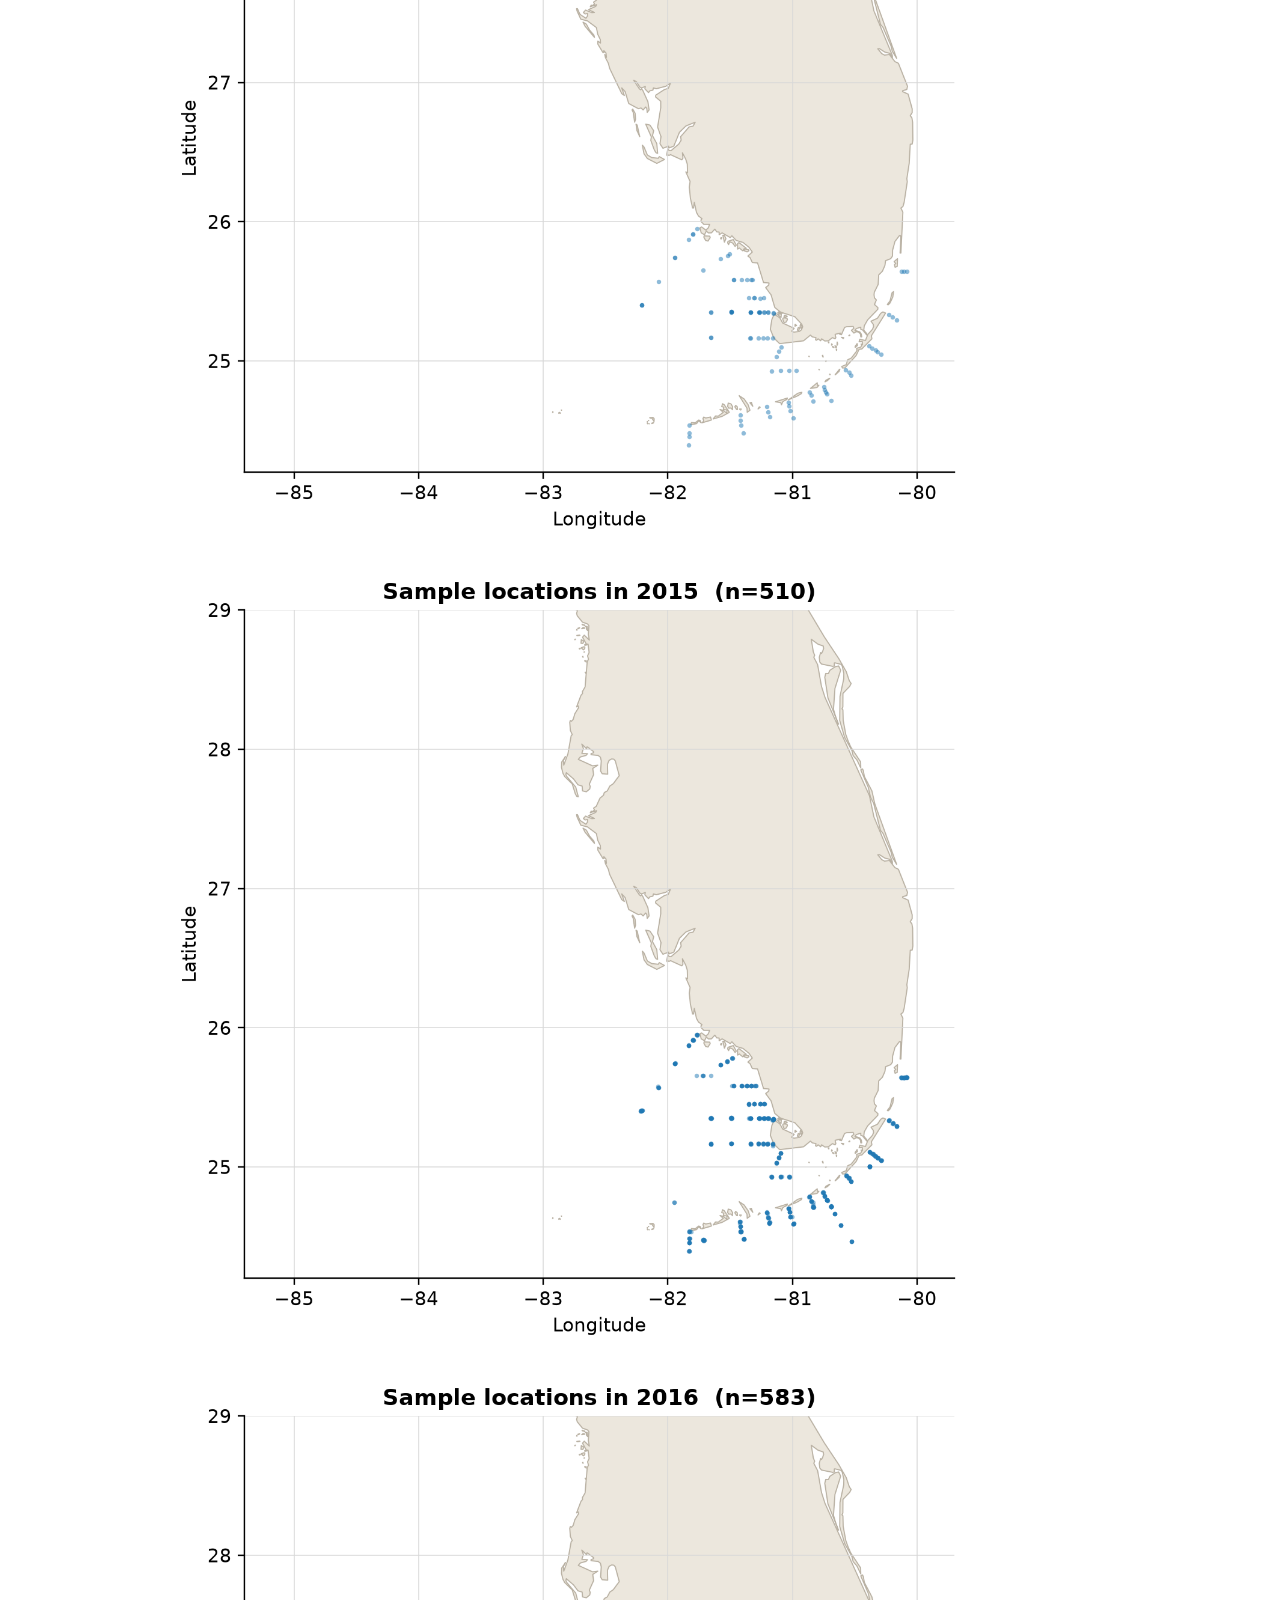
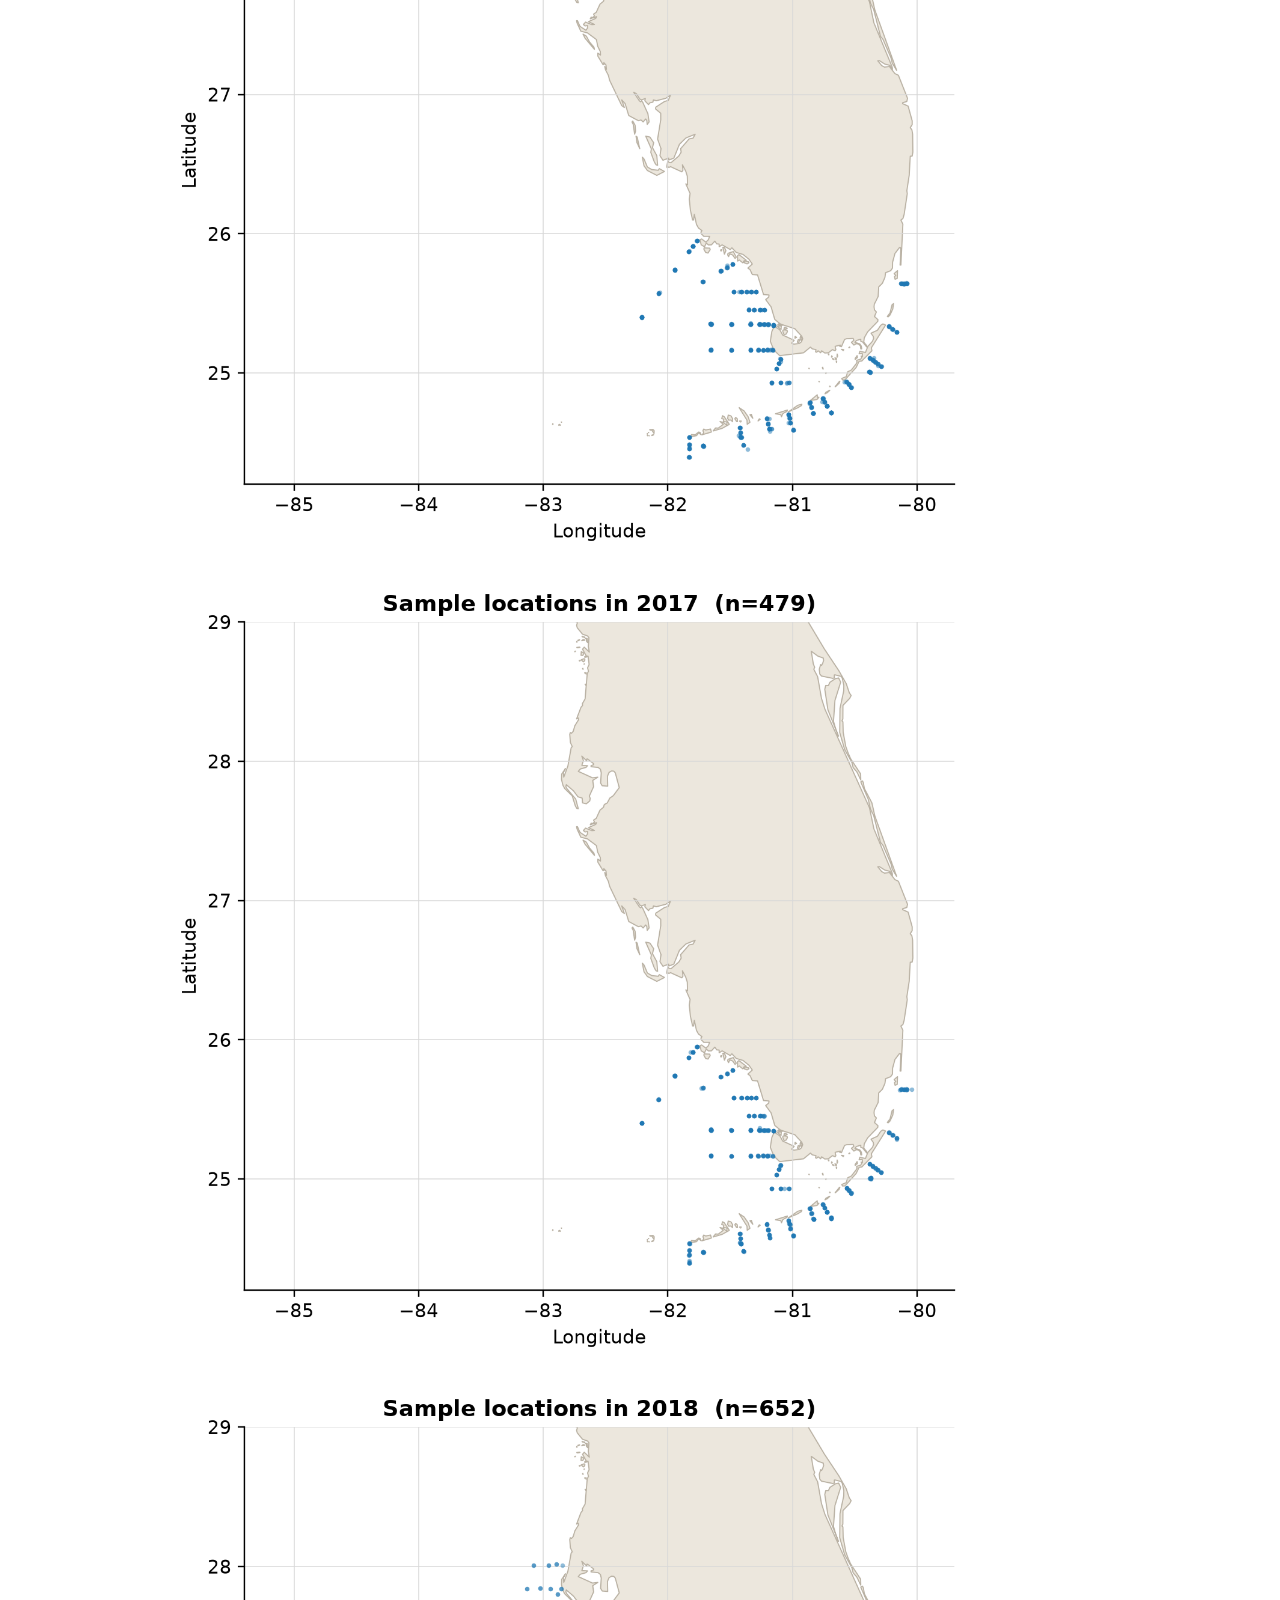
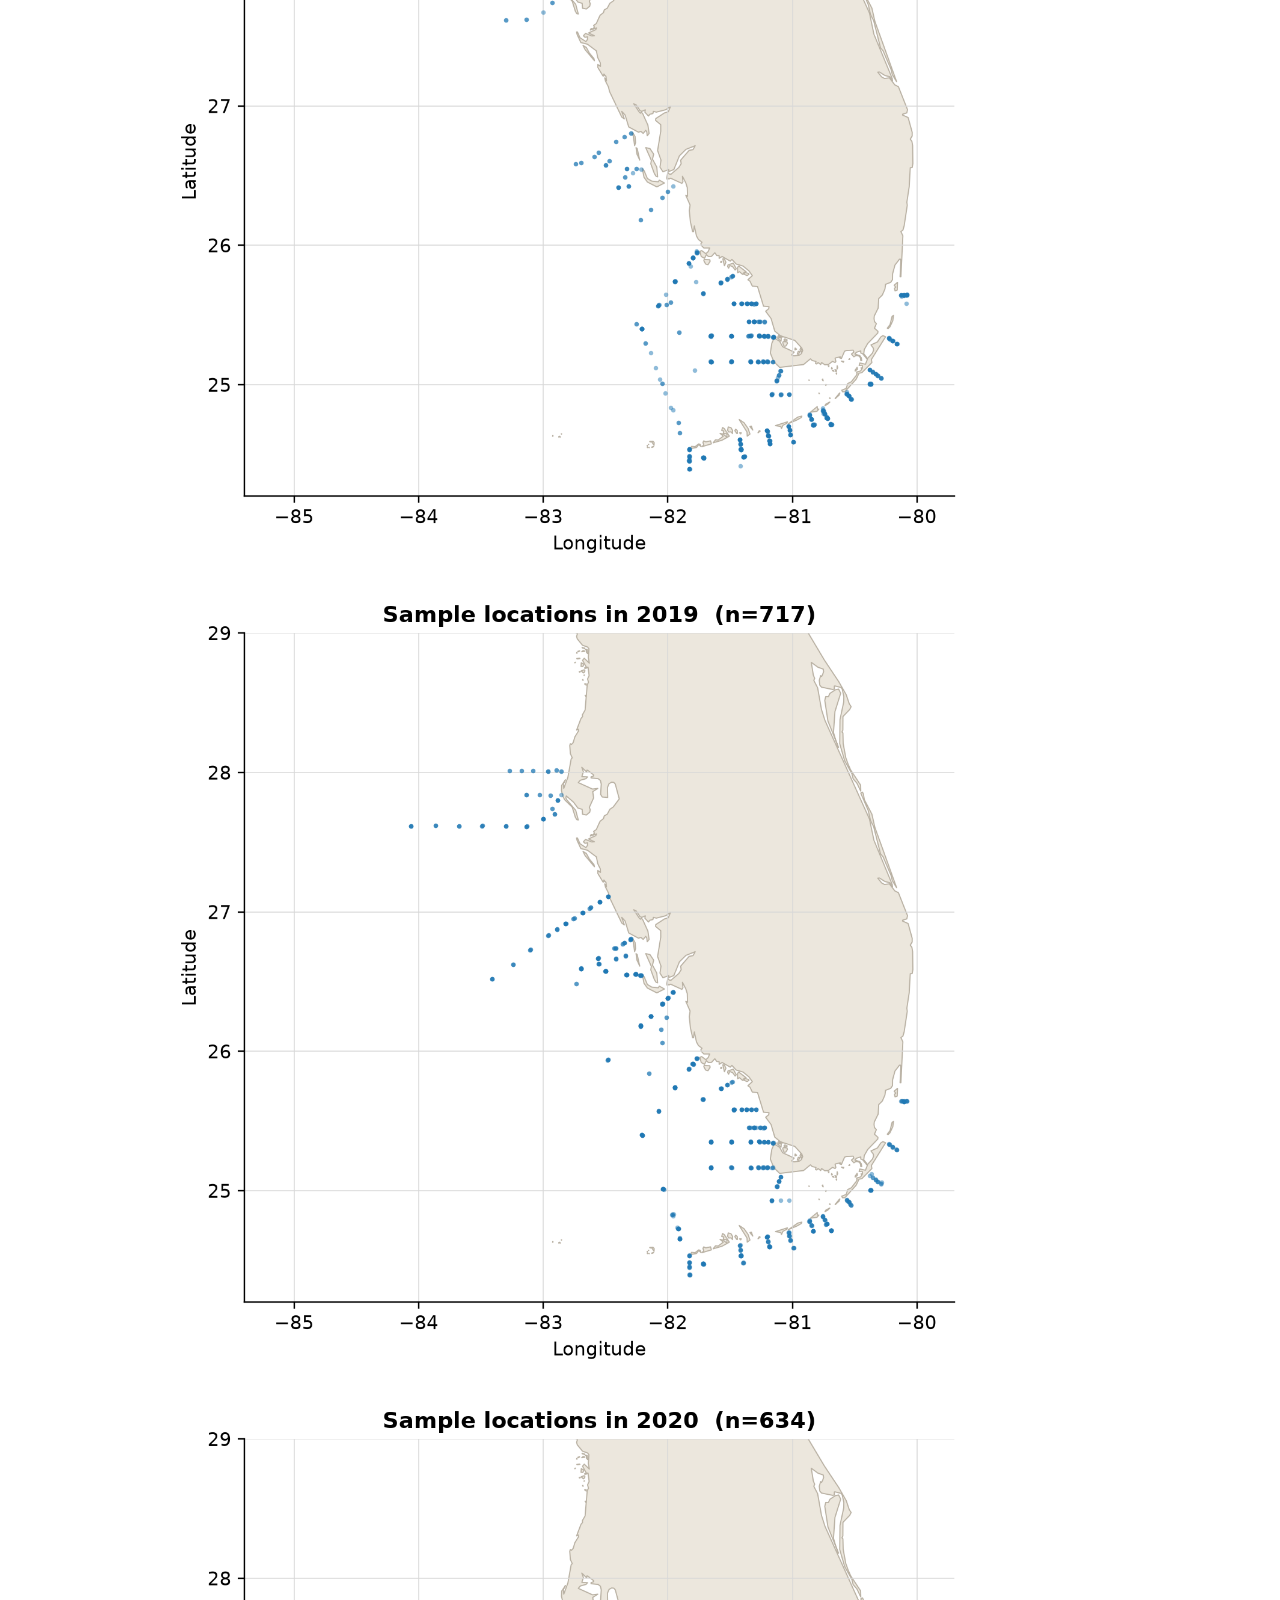
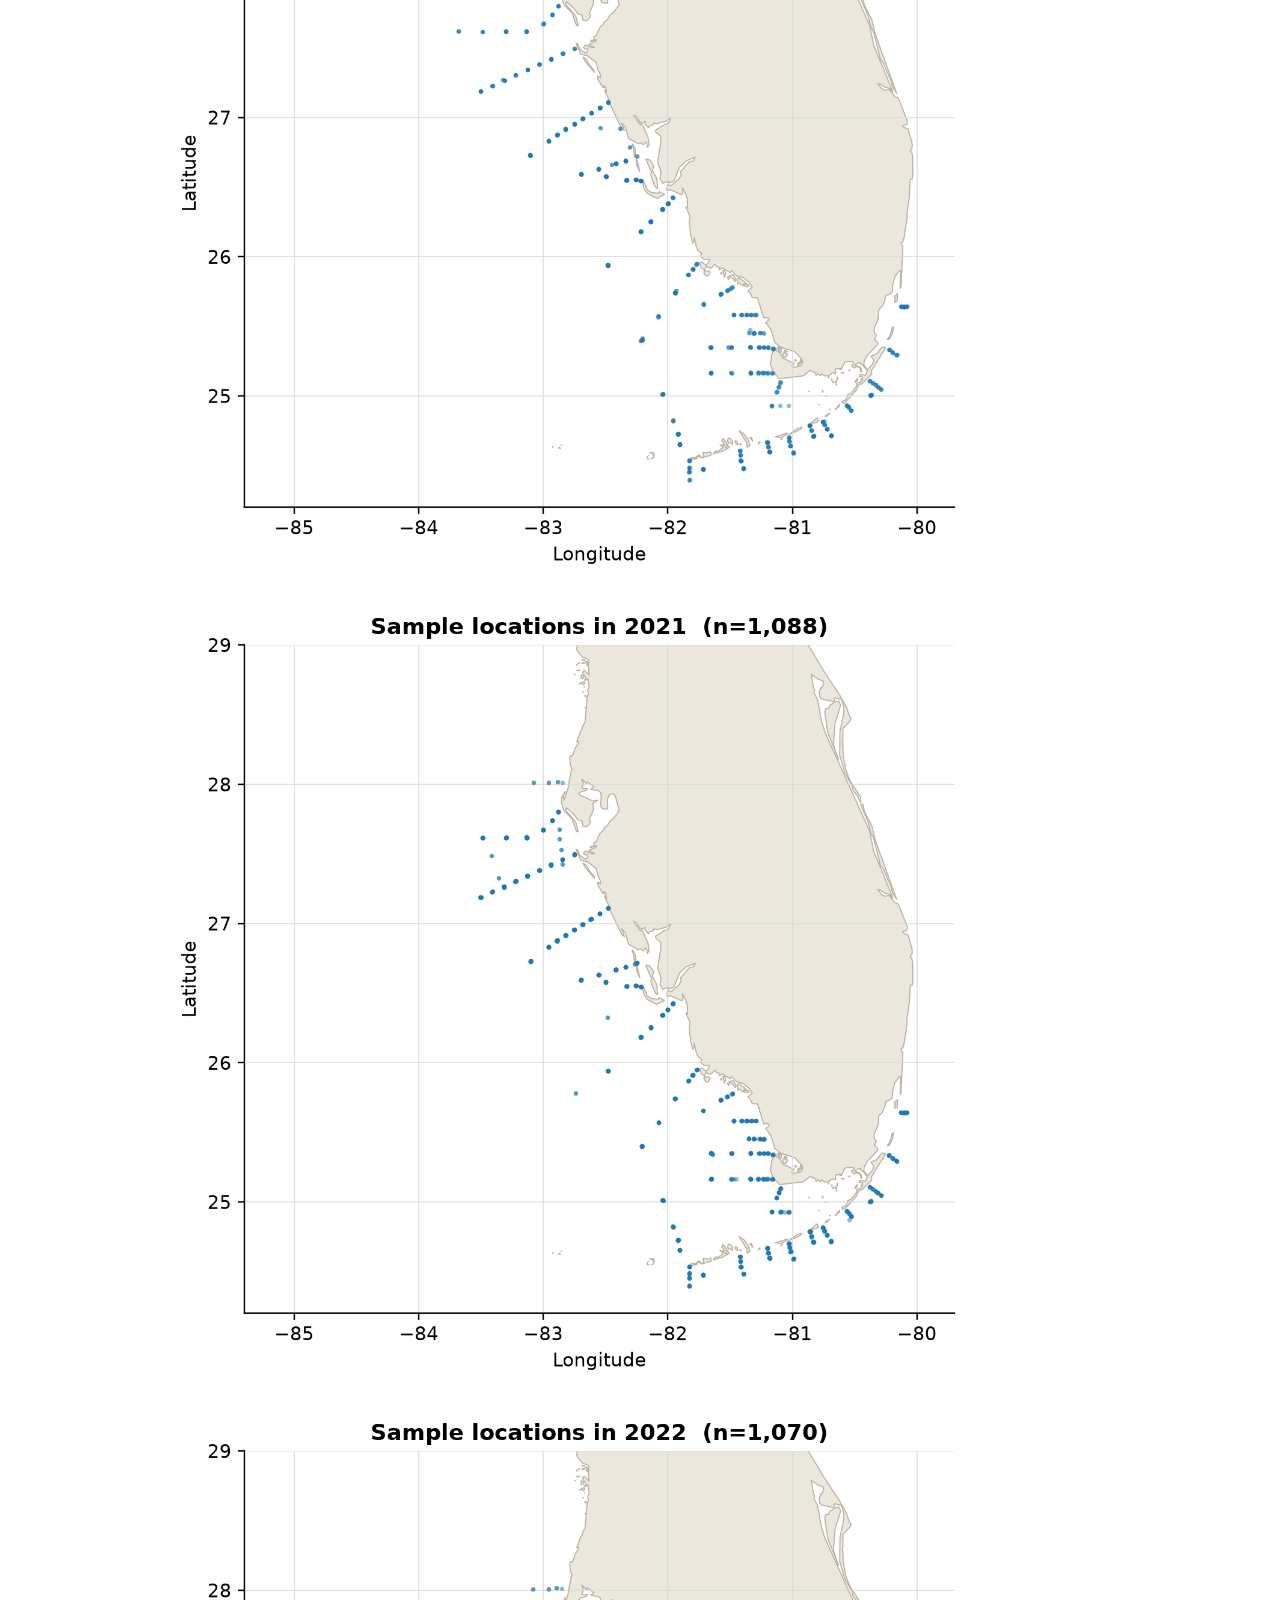
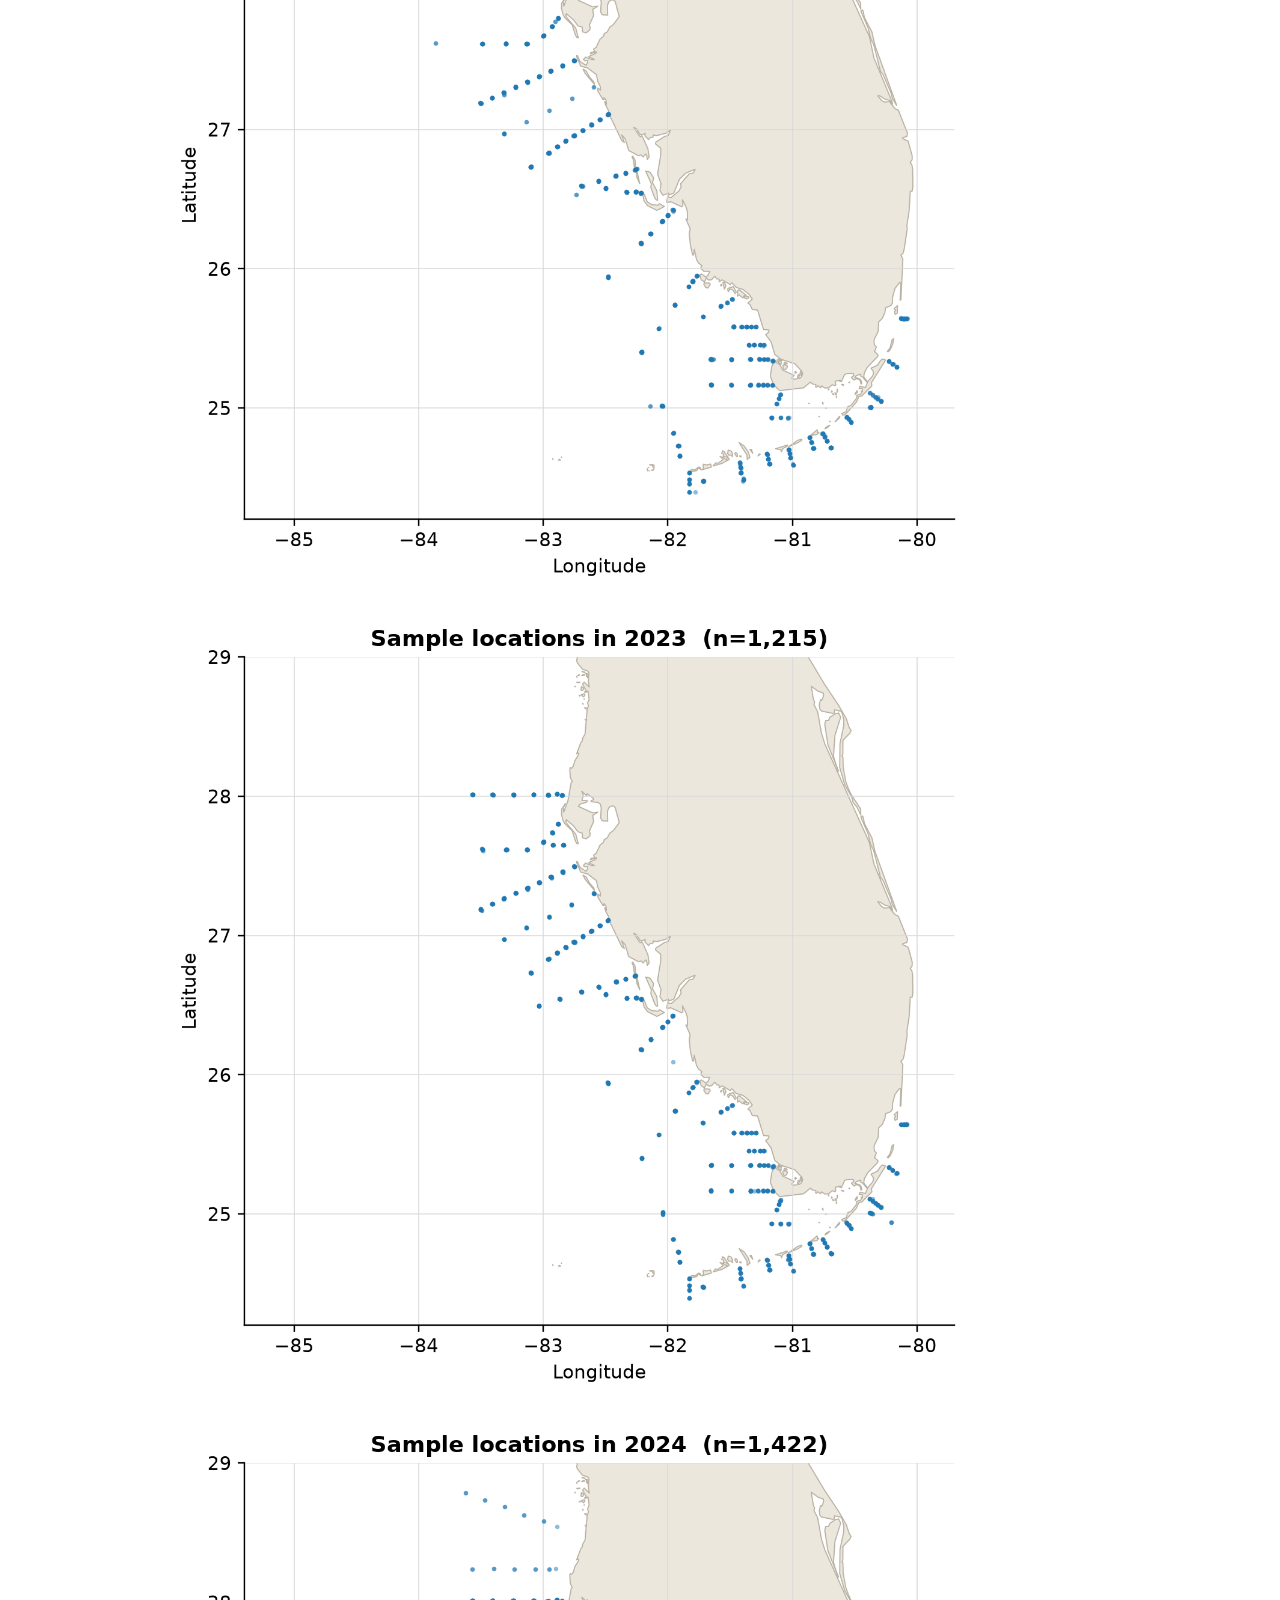
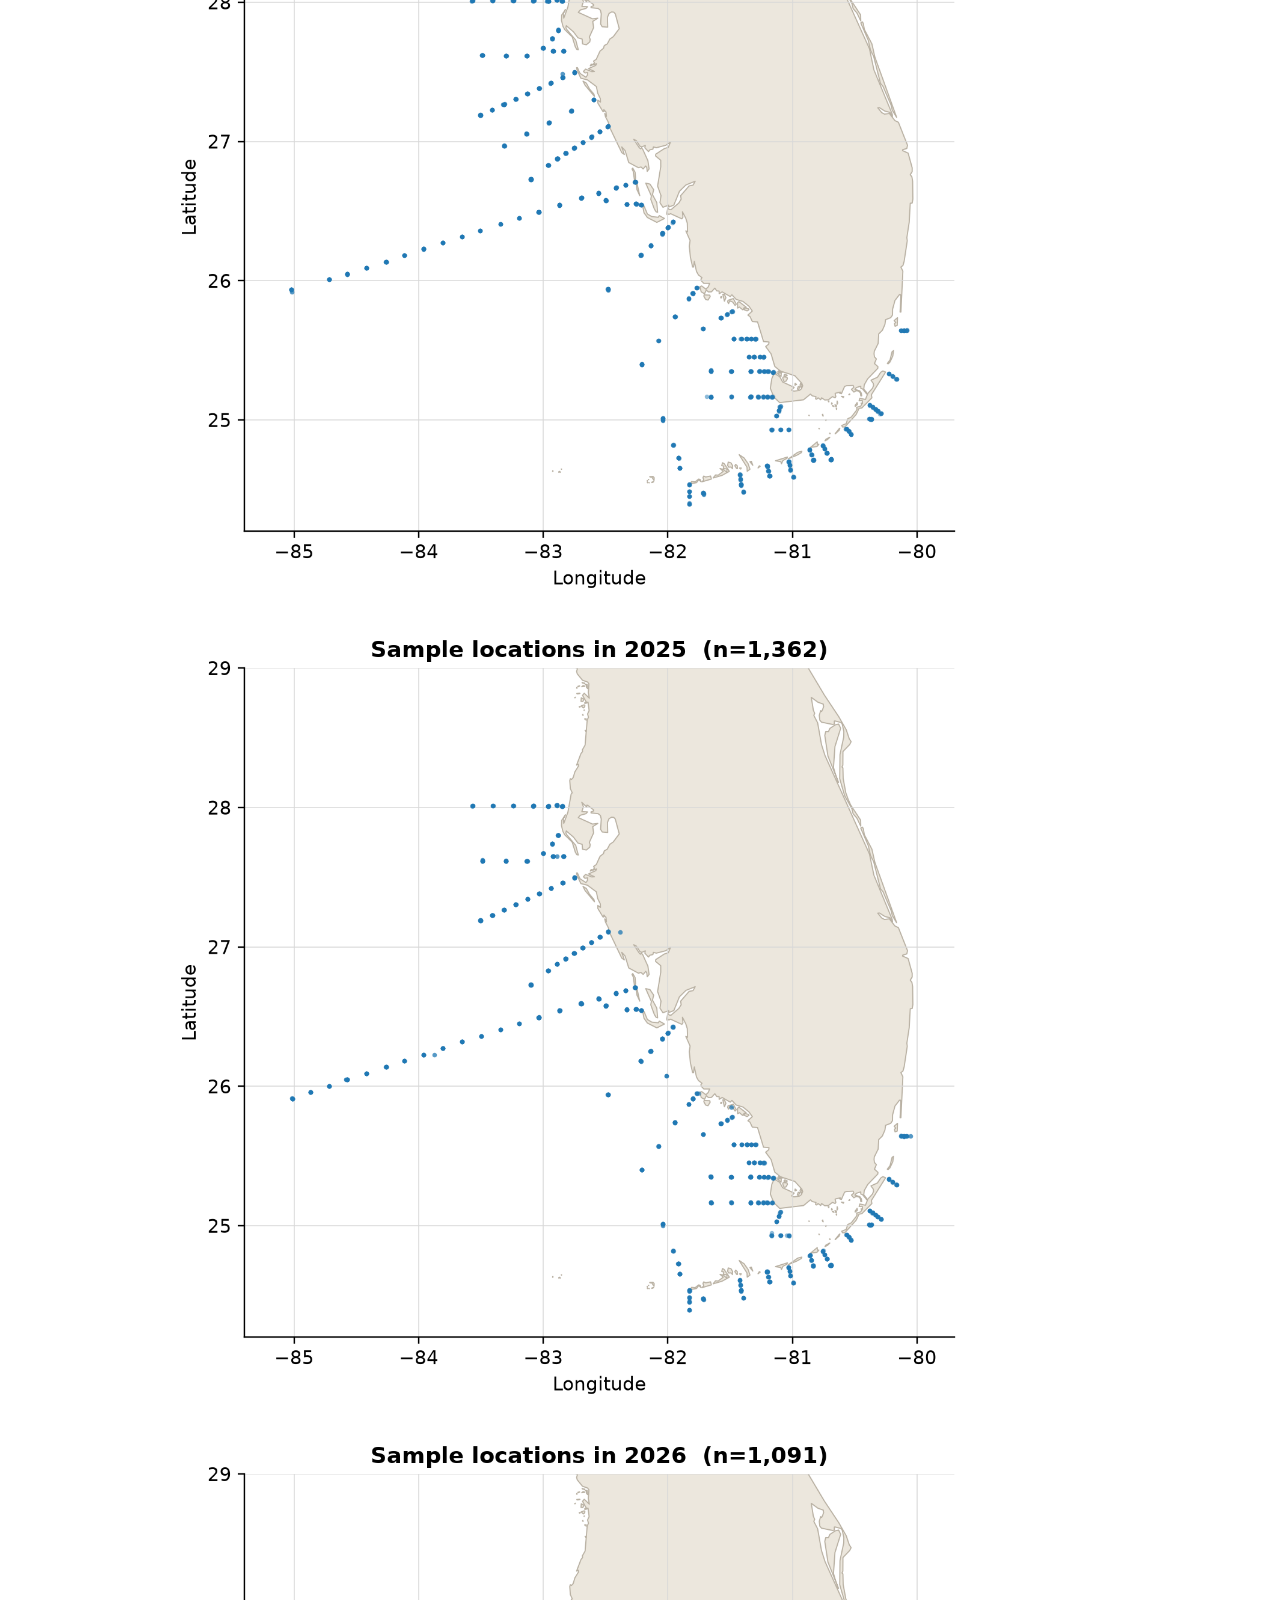
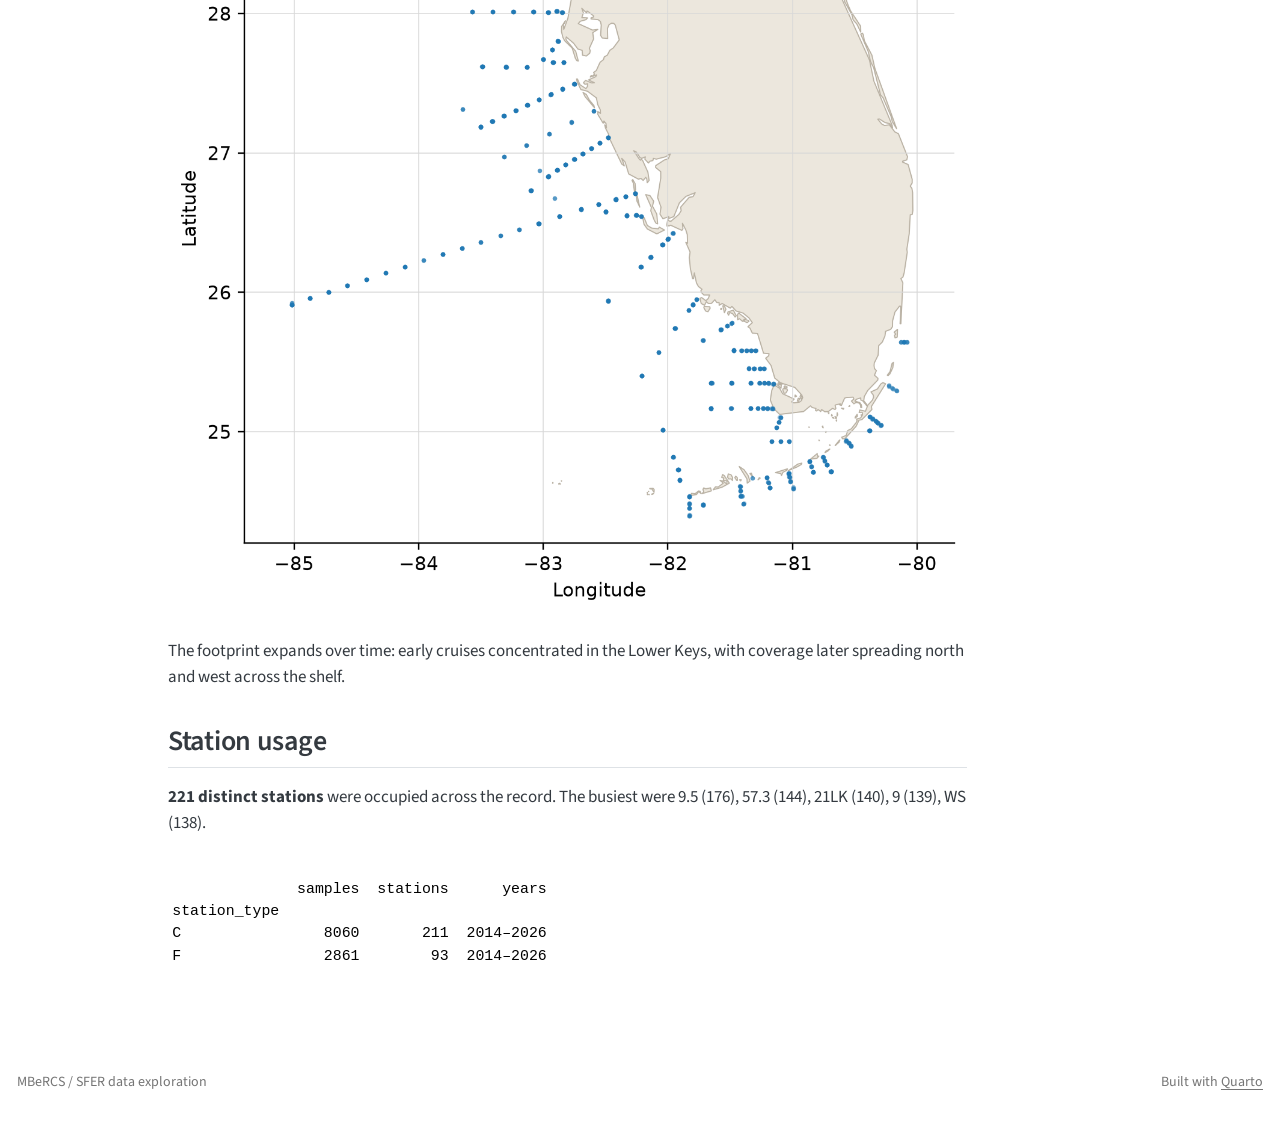
<file: map.html>
<!DOCTYPE html>
<html xmlns="http://www.w3.org/1999/xhtml" lang="en" xml:lang="en"><head>

<meta charset="utf-8">
<meta name="generator" content="quarto-1.8.27">

<meta name="viewport" content="width=device-width, initial-scale=1.0, user-scalable=yes">


<title>Sampling map – MBeRCS Water Quality Explorer</title>
<style>
code{white-space: pre-wrap;}
span.smallcaps{font-variant: small-caps;}
div.columns{display: flex; gap: min(4vw, 1.5em);}
div.column{flex: auto; overflow-x: auto;}
div.hanging-indent{margin-left: 1.5em; text-indent: -1.5em;}
ul.task-list{list-style: none;}
ul.task-list li input[type="checkbox"] {
  width: 0.8em;
  margin: 0 0.8em 0.2em -1em; /* quarto-specific, see https://github.com/quarto-dev/quarto-cli/issues/4556 */ 
  vertical-align: middle;
}
/* CSS for syntax highlighting */
html { -webkit-text-size-adjust: 100%; }
pre > code.sourceCode { white-space: pre; position: relative; }
pre > code.sourceCode > span { display: inline-block; line-height: 1.25; }
pre > code.sourceCode > span:empty { height: 1.2em; }
.sourceCode { overflow: visible; }
code.sourceCode > span { color: inherit; text-decoration: inherit; }
div.sourceCode { margin: 1em 0; }
pre.sourceCode { margin: 0; }
@media screen {
div.sourceCode { overflow: auto; }
}
@media print {
pre > code.sourceCode { white-space: pre-wrap; }
pre > code.sourceCode > span { text-indent: -5em; padding-left: 5em; }
}
pre.numberSource code
  { counter-reset: source-line 0; }
pre.numberSource code > span
  { position: relative; left: -4em; counter-increment: source-line; }
pre.numberSource code > span > a:first-child::before
  { content: counter(source-line);
    position: relative; left: -1em; text-align: right; vertical-align: baseline;
    border: none; display: inline-block;
    -webkit-touch-callout: none; -webkit-user-select: none;
    -khtml-user-select: none; -moz-user-select: none;
    -ms-user-select: none; user-select: none;
    padding: 0 4px; width: 4em;
  }
pre.numberSource { margin-left: 3em;  padding-left: 4px; }
div.sourceCode
  {   }
@media screen {
pre > code.sourceCode > span > a:first-child::before { text-decoration: underline; }
}
</style>


<script src="site_libs/quarto-nav/quarto-nav.js"></script>
<script src="site_libs/quarto-nav/headroom.min.js"></script>
<script src="site_libs/clipboard/clipboard.min.js"></script>
<script src="site_libs/quarto-search/autocomplete.umd.js"></script>
<script src="site_libs/quarto-search/fuse.min.js"></script>
<script src="site_libs/quarto-search/quarto-search.js"></script>
<meta name="quarto:offset" content="./">
<script src="site_libs/quarto-html/quarto.js" type="module"></script>
<script src="site_libs/quarto-html/tabsets/tabsets.js" type="module"></script>
<script src="site_libs/quarto-html/axe/axe-check.js" type="module"></script>
<script src="site_libs/quarto-html/popper.min.js"></script>
<script src="site_libs/quarto-html/tippy.umd.min.js"></script>
<script src="site_libs/quarto-html/anchor.min.js"></script>
<link href="site_libs/quarto-html/tippy.css" rel="stylesheet">
<link href="site_libs/quarto-html/quarto-syntax-highlighting-ed96de9b727972fe78a7b5d16c58bf87.css" rel="stylesheet" id="quarto-text-highlighting-styles">
<script src="site_libs/bootstrap/bootstrap.min.js"></script>
<link href="site_libs/bootstrap/bootstrap-icons.css" rel="stylesheet">
<link href="site_libs/bootstrap/bootstrap-71b28aba9d8c72cd848c066c501b8451.min.css" rel="stylesheet" append-hash="true" id="quarto-bootstrap" data-mode="light">
<script id="quarto-search-options" type="application/json">{
  "location": "navbar",
  "copy-button": false,
  "collapse-after": 3,
  "panel-placement": "end",
  "type": "overlay",
  "limit": 50,
  "keyboard-shortcut": [
    "f",
    "/",
    "s"
  ],
  "show-item-context": false,
  "language": {
    "search-no-results-text": "No results",
    "search-matching-documents-text": "matching documents",
    "search-copy-link-title": "Copy link to search",
    "search-hide-matches-text": "Hide additional matches",
    "search-more-match-text": "more match in this document",
    "search-more-matches-text": "more matches in this document",
    "search-clear-button-title": "Clear",
    "search-text-placeholder": "",
    "search-detached-cancel-button-title": "Cancel",
    "search-submit-button-title": "Submit",
    "search-label": "Search"
  }
}</script>


</head>

<body class="nav-fixed quarto-light">

<div id="quarto-search-results"></div>
  <header id="quarto-header" class="headroom fixed-top">
    <nav class="navbar navbar-expand-lg " data-bs-theme="dark">
      <div class="navbar-container container-fluid">
      <div class="navbar-brand-container mx-auto">
    <a class="navbar-brand" href="./index.html">
    <span class="navbar-title">MBeRCS Water Quality Explorer</span>
    </a>
  </div>
            <div id="quarto-search" class="" title="Search"></div>
          <button class="navbar-toggler" type="button" data-bs-toggle="collapse" data-bs-target="#navbarCollapse" aria-controls="navbarCollapse" role="menu" aria-expanded="false" aria-label="Toggle navigation" onclick="if (window.quartoToggleHeadroom) { window.quartoToggleHeadroom(); }">
  <span class="navbar-toggler-icon"></span>
</button>
          <div class="collapse navbar-collapse" id="navbarCollapse">
            <ul class="navbar-nav navbar-nav-scroll me-auto">
  <li class="nav-item">
    <a class="nav-link" href="./index.html"> 
<span class="menu-text">Home</span></a>
  </li>  
  <li class="nav-item">
    <a class="nav-link" href="./coverage.html"> 
<span class="menu-text">Coverage</span></a>
  </li>  
  <li class="nav-item">
    <a class="nav-link active" href="./map.html" aria-current="page"> 
<span class="menu-text">Map</span></a>
  </li>  
  <li class="nav-item">
    <a class="nav-link" href="./parameters.html"> 
<span class="menu-text">Parameters</span></a>
  </li>  
  <li class="nav-item">
    <a class="nav-link" href="./seasonality.html"> 
<span class="menu-text">Seasonality</span></a>
  </li>  
  <li class="nav-item">
    <a class="nav-link" href="./vertical.html"> 
<span class="menu-text">Vertical structure</span></a>
  </li>  
  <li class="nav-item">
    <a class="nav-link" href="./trends.html"> 
<span class="menu-text">Trends</span></a>
  </li>  
</ul>
          </div> <!-- /navcollapse -->
            <div class="quarto-navbar-tools">
</div>
      </div> <!-- /container-fluid -->
    </nav>
</header>
<!-- content -->
<div id="quarto-content" class="quarto-container page-columns page-rows-contents page-layout-article page-navbar">
<!-- sidebar -->
<!-- margin-sidebar -->
    <div id="quarto-margin-sidebar" class="sidebar margin-sidebar">
        <nav id="TOC" role="doc-toc" class="toc-active">
    <h2 id="toc-title">On this page</h2>
   
  <ul>
  <li><a href="#all-sample-locations" id="toc-all-sample-locations" class="nav-link active" data-scroll-target="#all-sample-locations">All sample locations</a></li>
  <li><a href="#spatial-coverage-by-year" id="toc-spatial-coverage-by-year" class="nav-link" data-scroll-target="#spatial-coverage-by-year">Spatial coverage by year</a></li>
  <li><a href="#station-usage" id="toc-station-usage" class="nav-link" data-scroll-target="#station-usage">Station usage</a></li>
  </ul>
</nav>
    </div>
<!-- main -->
<main class="content" id="quarto-document-content">

<header id="title-block-header" class="quarto-title-block default">
<div class="quarto-title">
<div class="quarto-title-block"><div><h1 class="title">Sampling map</h1><button type="button" class="btn code-tools-button dropdown-toggle" id="quarto-code-tools-menu" data-bs-toggle="dropdown" aria-expanded="false"><i class="bi"></i> Code</button><ul class="dropdown-menu dropdown-menu-end" aria-labelelledby="quarto-code-tools-menu"><li><a id="quarto-show-all-code" class="dropdown-item" href="javascript:void(0)" role="button">Show All Code</a></li><li><a id="quarto-hide-all-code" class="dropdown-item" href="javascript:void(0)" role="button">Hide All Code</a></li><li><hr class="dropdown-divider"></li><li><a id="quarto-view-source" class="dropdown-item" href="javascript:void(0)" role="button">View Source</a></li></ul></div></div>
</div>



<div class="quarto-title-meta">

    
  
    
  </div>
  


</header>


<p>Where in the Florida Keys and on the west Florida shelf have MBeRCS cruises sampled? The land outlines below are drawn from a small vendored Natural Earth extract (<code>assets/florida-land.geojson</code>), so the maps render offline.</p>
<section id="all-sample-locations" class="level2">
<h2 class="anchored" data-anchor-id="all-sample-locations">All sample locations</h2>
<div id="4e45b53a" class="cell" data-execution_count="2">
<details class="code-fold">
<summary>Show code</summary>
<div class="code-copy-outer-scaffold"><div class="sourceCode cell-code" id="cb1"><pre class="sourceCode python code-with-copy"><code class="sourceCode python"><span id="cb1-1"><a href="#cb1-1" aria-hidden="true" tabindex="-1"></a>fig, ax <span class="op">=</span> plt.subplots(figsize<span class="op">=</span>(<span class="dv">8</span>, <span class="fl">6.5</span>))</span>
<span id="cb1-2"><a href="#cb1-2" aria-hidden="true" tabindex="-1"></a>map_axes(ax)</span>
<span id="cb1-3"><a href="#cb1-3" aria-hidden="true" tabindex="-1"></a></span>
<span id="cb1-4"><a href="#cb1-4" aria-hidden="true" tabindex="-1"></a><span class="cf">for</span> stype, color, marker <span class="kw">in</span> [(<span class="st">"C"</span>, <span class="st">"#1f78b4"</span>, <span class="st">"o"</span>), (<span class="st">"F"</span>, <span class="st">"#e08214"</span>, <span class="st">"^"</span>)]:</span>
<span id="cb1-5"><a href="#cb1-5" aria-hidden="true" tabindex="-1"></a>    sub <span class="op">=</span> df[df[<span class="st">"station_type"</span>] <span class="op">==</span> stype]</span>
<span id="cb1-6"><a href="#cb1-6" aria-hidden="true" tabindex="-1"></a>    ax.scatter(sub[<span class="st">"lon_dec"</span>], sub[<span class="st">"lat_dec"</span>], s<span class="op">=</span><span class="dv">6</span>, c<span class="op">=</span>color, marker<span class="op">=</span>marker,</span>
<span id="cb1-7"><a href="#cb1-7" aria-hidden="true" tabindex="-1"></a>               alpha<span class="op">=</span><span class="fl">0.35</span>, linewidths<span class="op">=</span><span class="dv">0</span>, label<span class="op">=</span><span class="ss">f"Type </span><span class="sc">{</span>stype<span class="sc">}</span><span class="ss"> (n=</span><span class="sc">{</span><span class="bu">len</span>(sub)<span class="sc">:,}</span><span class="ss">)"</span>)</span>
<span id="cb1-8"><a href="#cb1-8" aria-hidden="true" tabindex="-1"></a></span>
<span id="cb1-9"><a href="#cb1-9" aria-hidden="true" tabindex="-1"></a>ax.legend(loc<span class="op">=</span><span class="st">"upper left"</span>, markerscale<span class="op">=</span><span class="dv">3</span>)</span>
<span id="cb1-10"><a href="#cb1-10" aria-hidden="true" tabindex="-1"></a>ax.set_title(<span class="st">"MBeRCS discrete sample locations"</span>)</span>
<span id="cb1-11"><a href="#cb1-11" aria-hidden="true" tabindex="-1"></a>plt.tight_layout()</span></code></pre></div><button title="Copy to Clipboard" class="code-copy-button"><i class="bi"></i></button></div>
</details>
<div class="cell-output cell-output-display">
<div class="quarto-figure quarto-figure-center">
<figure class="figure">
<p><img src="map_files/figure-html/cell-3-output-1.png" width="723" height="704" class="figure-img"></p>
<figcaption>Every discrete sample in the dataset, coloured by station type.</figcaption>
</figure>
</div>
</div>
</div>
<p>Samples carry one of two upstream station-type codes. <strong>Type C</strong> samples span the full water column (surface, mid and bottom), while <strong>Type F</strong> samples are always surface samples. Both types follow the Florida Keys reef tract and the west Florida shelf.</p>
</section>
<section id="spatial-coverage-by-year" class="level2">
<h2 class="anchored" data-anchor-id="spatial-coverage-by-year">Spatial coverage by year</h2>
<div id="9d8e70c6" class="cell" data-execution_count="3">
<div class="cell-output cell-output-display">
<div>
<figure class="figure">
<p><img src="map_files/figure-html/cell-4-output-1.png" width="664" height="649" class="figure-img"></p>
</figure>
</div>
</div>
<div class="cell-output cell-output-display">
<div>
<figure class="figure">
<p><img src="map_files/figure-html/cell-4-output-2.png" width="664" height="649" class="figure-img"></p>
</figure>
</div>
</div>
<div class="cell-output cell-output-display">
<div>
<figure class="figure">
<p><img src="map_files/figure-html/cell-4-output-3.png" width="664" height="649" class="figure-img"></p>
</figure>
</div>
</div>
<div class="cell-output cell-output-display">
<div>
<figure class="figure">
<p><img src="map_files/figure-html/cell-4-output-4.png" width="664" height="649" class="figure-img"></p>
</figure>
</div>
</div>
<div class="cell-output cell-output-display">
<div>
<figure class="figure">
<p><img src="map_files/figure-html/cell-4-output-5.png" width="664" height="649" class="figure-img"></p>
</figure>
</div>
</div>
<div class="cell-output cell-output-display">
<div>
<figure class="figure">
<p><img src="map_files/figure-html/cell-4-output-6.png" width="664" height="649" class="figure-img"></p>
</figure>
</div>
</div>
<div class="cell-output cell-output-display">
<div>
<figure class="figure">
<p><img src="map_files/figure-html/cell-4-output-7.png" width="664" height="649" class="figure-img"></p>
</figure>
</div>
</div>
<div class="cell-output cell-output-display">
<div>
<figure class="figure">
<p><img src="map_files/figure-html/cell-4-output-8.png" width="664" height="649" class="figure-img"></p>
</figure>
</div>
</div>
<div class="cell-output cell-output-display">
<div>
<figure class="figure">
<p><img src="map_files/figure-html/cell-4-output-9.png" width="664" height="649" class="figure-img"></p>
</figure>
</div>
</div>
<div class="cell-output cell-output-display">
<div>
<figure class="figure">
<p><img src="map_files/figure-html/cell-4-output-10.png" width="664" height="649" class="figure-img"></p>
</figure>
</div>
</div>
<div class="cell-output cell-output-display">
<div>
<figure class="figure">
<p><img src="map_files/figure-html/cell-4-output-11.png" width="664" height="649" class="figure-img"></p>
</figure>
</div>
</div>
<div class="cell-output cell-output-display">
<div>
<figure class="figure">
<p><img src="map_files/figure-html/cell-4-output-12.png" width="664" height="649" class="figure-img"></p>
</figure>
</div>
</div>
<div class="cell-output cell-output-display">
<div>
<figure class="figure">
<p><img src="map_files/figure-html/cell-4-output-13.png" width="664" height="649" class="figure-img"></p>
</figure>
</div>
</div>
</div>
<p>The footprint expands over time: early cruises concentrated in the Lower Keys, with coverage later spreading north and west across the shelf.</p>
</section>
<section id="station-usage" class="level2">
<h2 class="anchored" data-anchor-id="station-usage">Station usage</h2>
<div id="26a0b8bc" class="cell" data-execution_count="4">
<div class="cell-output cell-output-display cell-output-markdown">
<p><strong>221 distinct stations</strong> were occupied across the record. The busiest were 9.5 (176), 57.3 (144), 21LK (140), 9 (139), WS (138).</p>
</div>
<div class="cell-output cell-output-stdout">
<pre><code>
              samples  stations      years
station_type                              
C                8060       211  2014–2026
F                2861        93  2014–2026</code></pre>
</div>
</div>


<!-- -->

</section>

</main> <!-- /main -->
<script id="quarto-html-after-body" type="application/javascript">
  window.document.addEventListener("DOMContentLoaded", function (event) {
    const icon = "";
    const anchorJS = new window.AnchorJS();
    anchorJS.options = {
      placement: 'right',
      icon: icon
    };
    anchorJS.add('.anchored');
    const isCodeAnnotation = (el) => {
      for (const clz of el.classList) {
        if (clz.startsWith('code-annotation-')) {                     
          return true;
        }
      }
      return false;
    }
    const onCopySuccess = function(e) {
      // button target
      const button = e.trigger;
      // don't keep focus
      button.blur();
      // flash "checked"
      button.classList.add('code-copy-button-checked');
      var currentTitle = button.getAttribute("title");
      button.setAttribute("title", "Copied!");
      let tooltip;
      if (window.bootstrap) {
        button.setAttribute("data-bs-toggle", "tooltip");
        button.setAttribute("data-bs-placement", "left");
        button.setAttribute("data-bs-title", "Copied!");
        tooltip = new bootstrap.Tooltip(button, 
          { trigger: "manual", 
            customClass: "code-copy-button-tooltip",
            offset: [0, -8]});
        tooltip.show();    
      }
      setTimeout(function() {
        if (tooltip) {
          tooltip.hide();
          button.removeAttribute("data-bs-title");
          button.removeAttribute("data-bs-toggle");
          button.removeAttribute("data-bs-placement");
        }
        button.setAttribute("title", currentTitle);
        button.classList.remove('code-copy-button-checked');
      }, 1000);
      // clear code selection
      e.clearSelection();
    }
    const getTextToCopy = function(trigger) {
      const outerScaffold = trigger.parentElement.cloneNode(true);
      const codeEl = outerScaffold.querySelector('code');
      for (const childEl of codeEl.children) {
        if (isCodeAnnotation(childEl)) {
          childEl.remove();
        }
      }
      return codeEl.innerText;
    }
    const clipboard = new window.ClipboardJS('.code-copy-button:not([data-in-quarto-modal])', {
      text: getTextToCopy
    });
    clipboard.on('success', onCopySuccess);
    if (window.document.getElementById('quarto-embedded-source-code-modal')) {
      const clipboardModal = new window.ClipboardJS('.code-copy-button[data-in-quarto-modal]', {
        text: getTextToCopy,
        container: window.document.getElementById('quarto-embedded-source-code-modal')
      });
      clipboardModal.on('success', onCopySuccess);
    }
    const viewSource = window.document.getElementById('quarto-view-source') ||
                       window.document.getElementById('quarto-code-tools-source');
    if (viewSource) {
      const sourceUrl = viewSource.getAttribute("data-quarto-source-url");
      viewSource.addEventListener("click", function(e) {
        if (sourceUrl) {
          // rstudio viewer pane
          if (/\bcapabilities=\b/.test(window.location)) {
            window.open(sourceUrl);
          } else {
            window.location.href = sourceUrl;
          }
        } else {
          const modal = new bootstrap.Modal(document.getElementById('quarto-embedded-source-code-modal'));
          modal.show();
        }
        return false;
      });
    }
    function toggleCodeHandler(show) {
      return function(e) {
        const detailsSrc = window.document.querySelectorAll(".cell > details > .sourceCode");
        for (let i=0; i<detailsSrc.length; i++) {
          const details = detailsSrc[i].parentElement;
          if (show) {
            details.open = true;
          } else {
            details.removeAttribute("open");
          }
        }
        const cellCodeDivs = window.document.querySelectorAll(".cell > .sourceCode");
        const fromCls = show ? "hidden" : "unhidden";
        const toCls = show ? "unhidden" : "hidden";
        for (let i=0; i<cellCodeDivs.length; i++) {
          const codeDiv = cellCodeDivs[i];
          if (codeDiv.classList.contains(fromCls)) {
            codeDiv.classList.remove(fromCls);
            codeDiv.classList.add(toCls);
          } 
        }
        return false;
      }
    }
    const hideAllCode = window.document.getElementById("quarto-hide-all-code");
    if (hideAllCode) {
      hideAllCode.addEventListener("click", toggleCodeHandler(false));
    }
    const showAllCode = window.document.getElementById("quarto-show-all-code");
    if (showAllCode) {
      showAllCode.addEventListener("click", toggleCodeHandler(true));
    }
      var localhostRegex = new RegExp(/^(?:http|https):\/\/localhost\:?[0-9]*\//);
      var mailtoRegex = new RegExp(/^mailto:/);
        var filterRegex = new RegExp('/' + window.location.host + '/');
      var isInternal = (href) => {
          return filterRegex.test(href) || localhostRegex.test(href) || mailtoRegex.test(href);
      }
      // Inspect non-navigation links and adorn them if external
     var links = window.document.querySelectorAll('a[href]:not(.nav-link):not(.navbar-brand):not(.toc-action):not(.sidebar-link):not(.sidebar-item-toggle):not(.pagination-link):not(.no-external):not([aria-hidden]):not(.dropdown-item):not(.quarto-navigation-tool):not(.about-link)');
      for (var i=0; i<links.length; i++) {
        const link = links[i];
        if (!isInternal(link.href)) {
          // undo the damage that might have been done by quarto-nav.js in the case of
          // links that we want to consider external
          if (link.dataset.originalHref !== undefined) {
            link.href = link.dataset.originalHref;
          }
            // target, if specified
            link.setAttribute("target", "_blank");
            if (link.getAttribute("rel") === null) {
              link.setAttribute("rel", "noopener");
            }
        }
      }
    function tippyHover(el, contentFn, onTriggerFn, onUntriggerFn) {
      const config = {
        allowHTML: true,
        maxWidth: 500,
        delay: 100,
        arrow: false,
        appendTo: function(el) {
            return el.parentElement;
        },
        interactive: true,
        interactiveBorder: 10,
        theme: 'quarto',
        placement: 'bottom-start',
      };
      if (contentFn) {
        config.content = contentFn;
      }
      if (onTriggerFn) {
        config.onTrigger = onTriggerFn;
      }
      if (onUntriggerFn) {
        config.onUntrigger = onUntriggerFn;
      }
      window.tippy(el, config); 
    }
    const noterefs = window.document.querySelectorAll('a[role="doc-noteref"]');
    for (var i=0; i<noterefs.length; i++) {
      const ref = noterefs[i];
      tippyHover(ref, function() {
        // use id or data attribute instead here
        let href = ref.getAttribute('data-footnote-href') || ref.getAttribute('href');
        try { href = new URL(href).hash; } catch {}
        const id = href.replace(/^#\/?/, "");
        const note = window.document.getElementById(id);
        if (note) {
          return note.innerHTML;
        } else {
          return "";
        }
      });
    }
    const xrefs = window.document.querySelectorAll('a.quarto-xref');
    const processXRef = (id, note) => {
      // Strip column container classes
      const stripColumnClz = (el) => {
        el.classList.remove("page-full", "page-columns");
        if (el.children) {
          for (const child of el.children) {
            stripColumnClz(child);
          }
        }
      }
      stripColumnClz(note)
      if (id === null || id.startsWith('sec-')) {
        // Special case sections, only their first couple elements
        const container = document.createElement("div");
        if (note.children && note.children.length > 2) {
          container.appendChild(note.children[0].cloneNode(true));
          for (let i = 1; i < note.children.length; i++) {
            const child = note.children[i];
            if (child.tagName === "P" && child.innerText === "") {
              continue;
            } else {
              container.appendChild(child.cloneNode(true));
              break;
            }
          }
          if (window.Quarto?.typesetMath) {
            window.Quarto.typesetMath(container);
          }
          return container.innerHTML
        } else {
          if (window.Quarto?.typesetMath) {
            window.Quarto.typesetMath(note);
          }
          return note.innerHTML;
        }
      } else {
        // Remove any anchor links if they are present
        const anchorLink = note.querySelector('a.anchorjs-link');
        if (anchorLink) {
          anchorLink.remove();
        }
        if (window.Quarto?.typesetMath) {
          window.Quarto.typesetMath(note);
        }
        if (note.classList.contains("callout")) {
          return note.outerHTML;
        } else {
          return note.innerHTML;
        }
      }
    }
    for (var i=0; i<xrefs.length; i++) {
      const xref = xrefs[i];
      tippyHover(xref, undefined, function(instance) {
        instance.disable();
        let url = xref.getAttribute('href');
        let hash = undefined; 
        if (url.startsWith('#')) {
          hash = url;
        } else {
          try { hash = new URL(url).hash; } catch {}
        }
        if (hash) {
          const id = hash.replace(/^#\/?/, "");
          const note = window.document.getElementById(id);
          if (note !== null) {
            try {
              const html = processXRef(id, note.cloneNode(true));
              instance.setContent(html);
            } finally {
              instance.enable();
              instance.show();
            }
          } else {
            // See if we can fetch this
            fetch(url.split('#')[0])
            .then(res => res.text())
            .then(html => {
              const parser = new DOMParser();
              const htmlDoc = parser.parseFromString(html, "text/html");
              const note = htmlDoc.getElementById(id);
              if (note !== null) {
                const html = processXRef(id, note);
                instance.setContent(html);
              } 
            }).finally(() => {
              instance.enable();
              instance.show();
            });
          }
        } else {
          // See if we can fetch a full url (with no hash to target)
          // This is a special case and we should probably do some content thinning / targeting
          fetch(url)
          .then(res => res.text())
          .then(html => {
            const parser = new DOMParser();
            const htmlDoc = parser.parseFromString(html, "text/html");
            const note = htmlDoc.querySelector('main.content');
            if (note !== null) {
              // This should only happen for chapter cross references
              // (since there is no id in the URL)
              // remove the first header
              if (note.children.length > 0 && note.children[0].tagName === "HEADER") {
                note.children[0].remove();
              }
              const html = processXRef(null, note);
              instance.setContent(html);
            } 
          }).finally(() => {
            instance.enable();
            instance.show();
          });
        }
      }, function(instance) {
      });
    }
        let selectedAnnoteEl;
        const selectorForAnnotation = ( cell, annotation) => {
          let cellAttr = 'data-code-cell="' + cell + '"';
          let lineAttr = 'data-code-annotation="' +  annotation + '"';
          const selector = 'span[' + cellAttr + '][' + lineAttr + ']';
          return selector;
        }
        const selectCodeLines = (annoteEl) => {
          const doc = window.document;
          const targetCell = annoteEl.getAttribute("data-target-cell");
          const targetAnnotation = annoteEl.getAttribute("data-target-annotation");
          const annoteSpan = window.document.querySelector(selectorForAnnotation(targetCell, targetAnnotation));
          const lines = annoteSpan.getAttribute("data-code-lines").split(",");
          const lineIds = lines.map((line) => {
            return targetCell + "-" + line;
          })
          let top = null;
          let height = null;
          let parent = null;
          if (lineIds.length > 0) {
              //compute the position of the single el (top and bottom and make a div)
              const el = window.document.getElementById(lineIds[0]);
              top = el.offsetTop;
              height = el.offsetHeight;
              parent = el.parentElement.parentElement;
            if (lineIds.length > 1) {
              const lastEl = window.document.getElementById(lineIds[lineIds.length - 1]);
              const bottom = lastEl.offsetTop + lastEl.offsetHeight;
              height = bottom - top;
            }
            if (top !== null && height !== null && parent !== null) {
              // cook up a div (if necessary) and position it 
              let div = window.document.getElementById("code-annotation-line-highlight");
              if (div === null) {
                div = window.document.createElement("div");
                div.setAttribute("id", "code-annotation-line-highlight");
                div.style.position = 'absolute';
                parent.appendChild(div);
              }
              div.style.top = top - 2 + "px";
              div.style.height = height + 4 + "px";
              div.style.left = 0;
              let gutterDiv = window.document.getElementById("code-annotation-line-highlight-gutter");
              if (gutterDiv === null) {
                gutterDiv = window.document.createElement("div");
                gutterDiv.setAttribute("id", "code-annotation-line-highlight-gutter");
                gutterDiv.style.position = 'absolute';
                const codeCell = window.document.getElementById(targetCell);
                const gutter = codeCell.querySelector('.code-annotation-gutter');
                gutter.appendChild(gutterDiv);
              }
              gutterDiv.style.top = top - 2 + "px";
              gutterDiv.style.height = height + 4 + "px";
            }
            selectedAnnoteEl = annoteEl;
          }
        };
        const unselectCodeLines = () => {
          const elementsIds = ["code-annotation-line-highlight", "code-annotation-line-highlight-gutter"];
          elementsIds.forEach((elId) => {
            const div = window.document.getElementById(elId);
            if (div) {
              div.remove();
            }
          });
          selectedAnnoteEl = undefined;
        };
          // Handle positioning of the toggle
      window.addEventListener(
        "resize",
        throttle(() => {
          elRect = undefined;
          if (selectedAnnoteEl) {
            selectCodeLines(selectedAnnoteEl);
          }
        }, 10)
      );
      function throttle(fn, ms) {
      let throttle = false;
      let timer;
        return (...args) => {
          if(!throttle) { // first call gets through
              fn.apply(this, args);
              throttle = true;
          } else { // all the others get throttled
              if(timer) clearTimeout(timer); // cancel #2
              timer = setTimeout(() => {
                fn.apply(this, args);
                timer = throttle = false;
              }, ms);
          }
        };
      }
        // Attach click handler to the DT
        const annoteDls = window.document.querySelectorAll('dt[data-target-cell]');
        for (const annoteDlNode of annoteDls) {
          annoteDlNode.addEventListener('click', (event) => {
            const clickedEl = event.target;
            if (clickedEl !== selectedAnnoteEl) {
              unselectCodeLines();
              const activeEl = window.document.querySelector('dt[data-target-cell].code-annotation-active');
              if (activeEl) {
                activeEl.classList.remove('code-annotation-active');
              }
              selectCodeLines(clickedEl);
              clickedEl.classList.add('code-annotation-active');
            } else {
              // Unselect the line
              unselectCodeLines();
              clickedEl.classList.remove('code-annotation-active');
            }
          });
        }
    const findCites = (el) => {
      const parentEl = el.parentElement;
      if (parentEl) {
        const cites = parentEl.dataset.cites;
        if (cites) {
          return {
            el,
            cites: cites.split(' ')
          };
        } else {
          return findCites(el.parentElement)
        }
      } else {
        return undefined;
      }
    };
    var bibliorefs = window.document.querySelectorAll('a[role="doc-biblioref"]');
    for (var i=0; i<bibliorefs.length; i++) {
      const ref = bibliorefs[i];
      const citeInfo = findCites(ref);
      if (citeInfo) {
        tippyHover(citeInfo.el, function() {
          var popup = window.document.createElement('div');
          citeInfo.cites.forEach(function(cite) {
            var citeDiv = window.document.createElement('div');
            citeDiv.classList.add('hanging-indent');
            citeDiv.classList.add('csl-entry');
            var biblioDiv = window.document.getElementById('ref-' + cite);
            if (biblioDiv) {
              citeDiv.innerHTML = biblioDiv.innerHTML;
            }
            popup.appendChild(citeDiv);
          });
          return popup.innerHTML;
        });
      }
    }
  });
  </script><div class="modal fade" id="quarto-embedded-source-code-modal" tabindex="-1" aria-labelledby="quarto-embedded-source-code-modal-label" aria-hidden="true"><div class="modal-dialog modal-dialog-scrollable"><div class="modal-content"><div class="modal-header"><h5 class="modal-title" id="quarto-embedded-source-code-modal-label">Source Code</h5><button class="btn-close" data-bs-dismiss="modal"></button></div><div class="modal-body"><div class="">
<div class="code-copy-outer-scaffold"><div class="sourceCode" id="cb3" data-shortcodes="false"><pre class="sourceCode markdown code-with-copy"><code class="sourceCode markdown"><span id="cb3-1"><a href="#cb3-1" aria-hidden="true" tabindex="-1"></a><span class="co">---</span></span>
<span id="cb3-2"><a href="#cb3-2" aria-hidden="true" tabindex="-1"></a><span class="an">title:</span><span class="co"> "Sampling map"</span></span>
<span id="cb3-3"><a href="#cb3-3" aria-hidden="true" tabindex="-1"></a><span class="co">---</span></span>
<span id="cb3-4"><a href="#cb3-4" aria-hidden="true" tabindex="-1"></a></span>
<span id="cb3-5"><a href="#cb3-5" aria-hidden="true" tabindex="-1"></a>Where in the Florida Keys and on the west Florida shelf have MBeRCS cruises</span>
<span id="cb3-6"><a href="#cb3-6" aria-hidden="true" tabindex="-1"></a>sampled? The land outlines below are drawn from a small vendored</span>
<span id="cb3-7"><a href="#cb3-7" aria-hidden="true" tabindex="-1"></a>Natural Earth extract (<span class="in">`assets/florida-land.geojson`</span>), so the maps render</span>
<span id="cb3-8"><a href="#cb3-8" aria-hidden="true" tabindex="-1"></a>offline.</span>
<span id="cb3-9"><a href="#cb3-9" aria-hidden="true" tabindex="-1"></a></span>
<span id="cb3-12"><a href="#cb3-12" aria-hidden="true" tabindex="-1"></a><span class="in">```{python}</span></span>
<span id="cb3-13"><a href="#cb3-13" aria-hidden="true" tabindex="-1"></a><span class="co">#| echo: false</span></span>
<span id="cb3-14"><a href="#cb3-14" aria-hidden="true" tabindex="-1"></a><span class="im">import</span> numpy <span class="im">as</span> np</span>
<span id="cb3-15"><a href="#cb3-15" aria-hidden="true" tabindex="-1"></a><span class="im">import</span> pandas <span class="im">as</span> pd</span>
<span id="cb3-16"><a href="#cb3-16" aria-hidden="true" tabindex="-1"></a><span class="im">import</span> matplotlib.pyplot <span class="im">as</span> plt</span>
<span id="cb3-17"><a href="#cb3-17" aria-hidden="true" tabindex="-1"></a><span class="im">import</span> sfer_common <span class="im">as</span> sfer</span>
<span id="cb3-18"><a href="#cb3-18" aria-hidden="true" tabindex="-1"></a></span>
<span id="cb3-19"><a href="#cb3-19" aria-hidden="true" tabindex="-1"></a>sfer.style()</span>
<span id="cb3-20"><a href="#cb3-20" aria-hidden="true" tabindex="-1"></a>df <span class="op">=</span> sfer.load()</span>
<span id="cb3-21"><a href="#cb3-21" aria-hidden="true" tabindex="-1"></a></span>
<span id="cb3-22"><a href="#cb3-22" aria-hidden="true" tabindex="-1"></a>LON <span class="op">=</span> (<span class="op">-</span><span class="fl">85.4</span>, <span class="op">-</span><span class="fl">79.7</span>)</span>
<span id="cb3-23"><a href="#cb3-23" aria-hidden="true" tabindex="-1"></a>LAT <span class="op">=</span> (<span class="fl">24.2</span>, <span class="fl">29.0</span>)</span>
<span id="cb3-24"><a href="#cb3-24" aria-hidden="true" tabindex="-1"></a></span>
<span id="cb3-25"><a href="#cb3-25" aria-hidden="true" tabindex="-1"></a></span>
<span id="cb3-26"><a href="#cb3-26" aria-hidden="true" tabindex="-1"></a><span class="kw">def</span> map_axes(ax):</span>
<span id="cb3-27"><a href="#cb3-27" aria-hidden="true" tabindex="-1"></a>    sfer.plot_basemap(ax)</span>
<span id="cb3-28"><a href="#cb3-28" aria-hidden="true" tabindex="-1"></a>    ax.set_xlim(<span class="op">*</span>LON)</span>
<span id="cb3-29"><a href="#cb3-29" aria-hidden="true" tabindex="-1"></a>    ax.set_ylim(<span class="op">*</span>LAT)</span>
<span id="cb3-30"><a href="#cb3-30" aria-hidden="true" tabindex="-1"></a>    ax.set_aspect(<span class="dv">1</span> <span class="op">/</span> np.cos(np.radians(np.mean(LAT))))</span>
<span id="cb3-31"><a href="#cb3-31" aria-hidden="true" tabindex="-1"></a>    ax.grid(<span class="va">True</span>, color<span class="op">=</span><span class="st">"#d9d9d9"</span>, lw<span class="op">=</span><span class="fl">0.5</span>)</span>
<span id="cb3-32"><a href="#cb3-32" aria-hidden="true" tabindex="-1"></a>    ax.set_xlabel(<span class="st">"Longitude"</span>)</span>
<span id="cb3-33"><a href="#cb3-33" aria-hidden="true" tabindex="-1"></a>    ax.set_ylabel(<span class="st">"Latitude"</span>)</span>
<span id="cb3-34"><a href="#cb3-34" aria-hidden="true" tabindex="-1"></a><span class="in">```</span></span>
<span id="cb3-35"><a href="#cb3-35" aria-hidden="true" tabindex="-1"></a></span>
<span id="cb3-36"><a href="#cb3-36" aria-hidden="true" tabindex="-1"></a><span class="fu">## All sample locations</span></span>
<span id="cb3-37"><a href="#cb3-37" aria-hidden="true" tabindex="-1"></a></span>
<span id="cb3-40"><a href="#cb3-40" aria-hidden="true" tabindex="-1"></a><span class="in">```{python}</span></span>
<span id="cb3-41"><a href="#cb3-41" aria-hidden="true" tabindex="-1"></a><span class="co">#| fig-cap: "Every discrete sample in the dataset, coloured by station type."</span></span>
<span id="cb3-42"><a href="#cb3-42" aria-hidden="true" tabindex="-1"></a>fig, ax <span class="op">=</span> plt.subplots(figsize<span class="op">=</span>(<span class="dv">8</span>, <span class="fl">6.5</span>))</span>
<span id="cb3-43"><a href="#cb3-43" aria-hidden="true" tabindex="-1"></a>map_axes(ax)</span>
<span id="cb3-44"><a href="#cb3-44" aria-hidden="true" tabindex="-1"></a></span>
<span id="cb3-45"><a href="#cb3-45" aria-hidden="true" tabindex="-1"></a><span class="cf">for</span> stype, color, marker <span class="kw">in</span> [(<span class="st">"C"</span>, <span class="st">"#1f78b4"</span>, <span class="st">"o"</span>), (<span class="st">"F"</span>, <span class="st">"#e08214"</span>, <span class="st">"^"</span>)]:</span>
<span id="cb3-46"><a href="#cb3-46" aria-hidden="true" tabindex="-1"></a>    sub <span class="op">=</span> df[df[<span class="st">"station_type"</span>] <span class="op">==</span> stype]</span>
<span id="cb3-47"><a href="#cb3-47" aria-hidden="true" tabindex="-1"></a>    ax.scatter(sub[<span class="st">"lon_dec"</span>], sub[<span class="st">"lat_dec"</span>], s<span class="op">=</span><span class="dv">6</span>, c<span class="op">=</span>color, marker<span class="op">=</span>marker,</span>
<span id="cb3-48"><a href="#cb3-48" aria-hidden="true" tabindex="-1"></a>               alpha<span class="op">=</span><span class="fl">0.35</span>, linewidths<span class="op">=</span><span class="dv">0</span>, label<span class="op">=</span><span class="ss">f"Type </span><span class="sc">{</span>stype<span class="sc">}</span><span class="ss"> (n=</span><span class="sc">{</span><span class="bu">len</span>(sub)<span class="sc">:,}</span><span class="ss">)"</span>)</span>
<span id="cb3-49"><a href="#cb3-49" aria-hidden="true" tabindex="-1"></a></span>
<span id="cb3-50"><a href="#cb3-50" aria-hidden="true" tabindex="-1"></a>ax.legend(loc<span class="op">=</span><span class="st">"upper left"</span>, markerscale<span class="op">=</span><span class="dv">3</span>)</span>
<span id="cb3-51"><a href="#cb3-51" aria-hidden="true" tabindex="-1"></a>ax.set_title(<span class="st">"MBeRCS discrete sample locations"</span>)</span>
<span id="cb3-52"><a href="#cb3-52" aria-hidden="true" tabindex="-1"></a>plt.tight_layout()</span>
<span id="cb3-53"><a href="#cb3-53" aria-hidden="true" tabindex="-1"></a><span class="in">```</span></span>
<span id="cb3-54"><a href="#cb3-54" aria-hidden="true" tabindex="-1"></a></span>
<span id="cb3-55"><a href="#cb3-55" aria-hidden="true" tabindex="-1"></a>Samples carry one of two upstream station-type codes. **Type C** samples span</span>
<span id="cb3-56"><a href="#cb3-56" aria-hidden="true" tabindex="-1"></a>the full water column (surface, mid and bottom), while **Type F** samples are</span>
<span id="cb3-57"><a href="#cb3-57" aria-hidden="true" tabindex="-1"></a>always surface samples. Both types follow the Florida Keys reef tract and the</span>
<span id="cb3-58"><a href="#cb3-58" aria-hidden="true" tabindex="-1"></a>west Florida shelf.</span>
<span id="cb3-59"><a href="#cb3-59" aria-hidden="true" tabindex="-1"></a></span>
<span id="cb3-60"><a href="#cb3-60" aria-hidden="true" tabindex="-1"></a><span class="fu">## Spatial coverage by year</span></span>
<span id="cb3-61"><a href="#cb3-61" aria-hidden="true" tabindex="-1"></a></span>
<span id="cb3-64"><a href="#cb3-64" aria-hidden="true" tabindex="-1"></a><span class="in">```{python}</span></span>
<span id="cb3-65"><a href="#cb3-65" aria-hidden="true" tabindex="-1"></a><span class="co">#| echo: false</span></span>
<span id="cb3-66"><a href="#cb3-66" aria-hidden="true" tabindex="-1"></a>years <span class="op">=</span> <span class="bu">sorted</span>(df[<span class="st">"year"</span>].dropna().unique())</span>
<span id="cb3-67"><a href="#cb3-67" aria-hidden="true" tabindex="-1"></a><span class="cf">for</span> y <span class="kw">in</span> years:</span>
<span id="cb3-68"><a href="#cb3-68" aria-hidden="true" tabindex="-1"></a>    sub <span class="op">=</span> df[df[<span class="st">"year"</span>] <span class="op">==</span> y]</span>
<span id="cb3-69"><a href="#cb3-69" aria-hidden="true" tabindex="-1"></a>    fig, ax <span class="op">=</span> plt.subplots(figsize<span class="op">=</span>(<span class="dv">8</span>, <span class="dv">6</span>))</span>
<span id="cb3-70"><a href="#cb3-70" aria-hidden="true" tabindex="-1"></a>    map_axes(ax)</span>
<span id="cb3-71"><a href="#cb3-71" aria-hidden="true" tabindex="-1"></a>    ax.scatter(sub[<span class="st">"lon_dec"</span>], sub[<span class="st">"lat_dec"</span>], s<span class="op">=</span><span class="dv">6</span>, c<span class="op">=</span><span class="st">"#1f78b4"</span>, alpha<span class="op">=</span><span class="fl">0.5</span>, linewidths<span class="op">=</span><span class="dv">0</span>)</span>
<span id="cb3-72"><a href="#cb3-72" aria-hidden="true" tabindex="-1"></a>    ax.set_title(<span class="ss">f"Sample locations in </span><span class="sc">{</span><span class="bu">int</span>(y)<span class="sc">}</span><span class="ss">  (n=</span><span class="sc">{</span><span class="bu">len</span>(sub)<span class="sc">:,}</span><span class="ss">)"</span>)</span>
<span id="cb3-73"><a href="#cb3-73" aria-hidden="true" tabindex="-1"></a><span class="in">```</span></span>
<span id="cb3-74"><a href="#cb3-74" aria-hidden="true" tabindex="-1"></a></span>
<span id="cb3-75"><a href="#cb3-75" aria-hidden="true" tabindex="-1"></a>The footprint expands over time: early cruises concentrated in the Lower Keys,</span>
<span id="cb3-76"><a href="#cb3-76" aria-hidden="true" tabindex="-1"></a>with coverage later spreading north and west across the shelf.</span>
<span id="cb3-77"><a href="#cb3-77" aria-hidden="true" tabindex="-1"></a></span>
<span id="cb3-78"><a href="#cb3-78" aria-hidden="true" tabindex="-1"></a><span class="fu">## Station usage</span></span>
<span id="cb3-79"><a href="#cb3-79" aria-hidden="true" tabindex="-1"></a></span>
<span id="cb3-82"><a href="#cb3-82" aria-hidden="true" tabindex="-1"></a><span class="in">```{python}</span></span>
<span id="cb3-83"><a href="#cb3-83" aria-hidden="true" tabindex="-1"></a><span class="co">#| echo: false</span></span>
<span id="cb3-84"><a href="#cb3-84" aria-hidden="true" tabindex="-1"></a><span class="im">from</span> IPython.display <span class="im">import</span> Markdown, display</span>
<span id="cb3-85"><a href="#cb3-85" aria-hidden="true" tabindex="-1"></a></span>
<span id="cb3-86"><a href="#cb3-86" aria-hidden="true" tabindex="-1"></a>station_counts <span class="op">=</span> df[<span class="st">"station"</span>].value_counts()</span>
<span id="cb3-87"><a href="#cb3-87" aria-hidden="true" tabindex="-1"></a>top <span class="op">=</span> <span class="st">", "</span>.join(<span class="ss">f"</span><span class="sc">{</span>s<span class="sc">}</span><span class="ss"> (</span><span class="sc">{</span>n<span class="sc">}</span><span class="ss">)"</span> <span class="cf">for</span> s, n <span class="kw">in</span> station_counts.head(<span class="dv">5</span>).items())</span>
<span id="cb3-88"><a href="#cb3-88" aria-hidden="true" tabindex="-1"></a>display(Markdown(</span>
<span id="cb3-89"><a href="#cb3-89" aria-hidden="true" tabindex="-1"></a>    <span class="ss">f"**</span><span class="sc">{</span>df[<span class="st">'station'</span>]<span class="sc">.</span>nunique()<span class="sc">:,}</span><span class="ss"> distinct stations** were occupied across the "</span></span>
<span id="cb3-90"><a href="#cb3-90" aria-hidden="true" tabindex="-1"></a>    <span class="ss">f"record. The busiest were </span><span class="sc">{</span>top<span class="sc">}</span><span class="ss">."</span>))</span>
<span id="cb3-91"><a href="#cb3-91" aria-hidden="true" tabindex="-1"></a><span class="bu">print</span>()</span>
<span id="cb3-92"><a href="#cb3-92" aria-hidden="true" tabindex="-1"></a><span class="bu">print</span>(df.groupby(<span class="st">"station_type"</span>, observed<span class="op">=</span><span class="va">True</span>).agg(</span>
<span id="cb3-93"><a href="#cb3-93" aria-hidden="true" tabindex="-1"></a>    samples<span class="op">=</span>(<span class="st">"keyfield"</span>, <span class="st">"size"</span>),</span>
<span id="cb3-94"><a href="#cb3-94" aria-hidden="true" tabindex="-1"></a>    stations<span class="op">=</span>(<span class="st">"station"</span>, <span class="st">"nunique"</span>),</span>
<span id="cb3-95"><a href="#cb3-95" aria-hidden="true" tabindex="-1"></a>    years<span class="op">=</span>(<span class="st">"year"</span>, <span class="kw">lambda</span> s: <span class="ss">f"</span><span class="sc">{</span><span class="bu">int</span>(s.<span class="bu">min</span>())<span class="sc">}</span><span class="ch">\u2013</span><span class="sc">{</span><span class="bu">int</span>(s.<span class="bu">max</span>())<span class="sc">}</span><span class="ss">"</span>),</span>
<span id="cb3-96"><a href="#cb3-96" aria-hidden="true" tabindex="-1"></a>))</span>
<span id="cb3-97"><a href="#cb3-97" aria-hidden="true" tabindex="-1"></a><span class="in">```</span></span>
</code></pre></div><button title="Copy to Clipboard" class="code-copy-button" data-in-quarto-modal=""><i class="bi"></i></button></div>
</div></div></div></div></div>
</div> <!-- /content -->
<footer class="footer">
  <div class="nav-footer">
    <div class="nav-footer-left">
<p>MBeRCS / SFER data exploration</p>
</div>   
    <div class="nav-footer-center">
      &nbsp;
    </div>
    <div class="nav-footer-right">
<p>Built with <a href="https://quarto.org">Quarto</a></p>
</div>
  </div>
</footer>




</body></html>
</file>
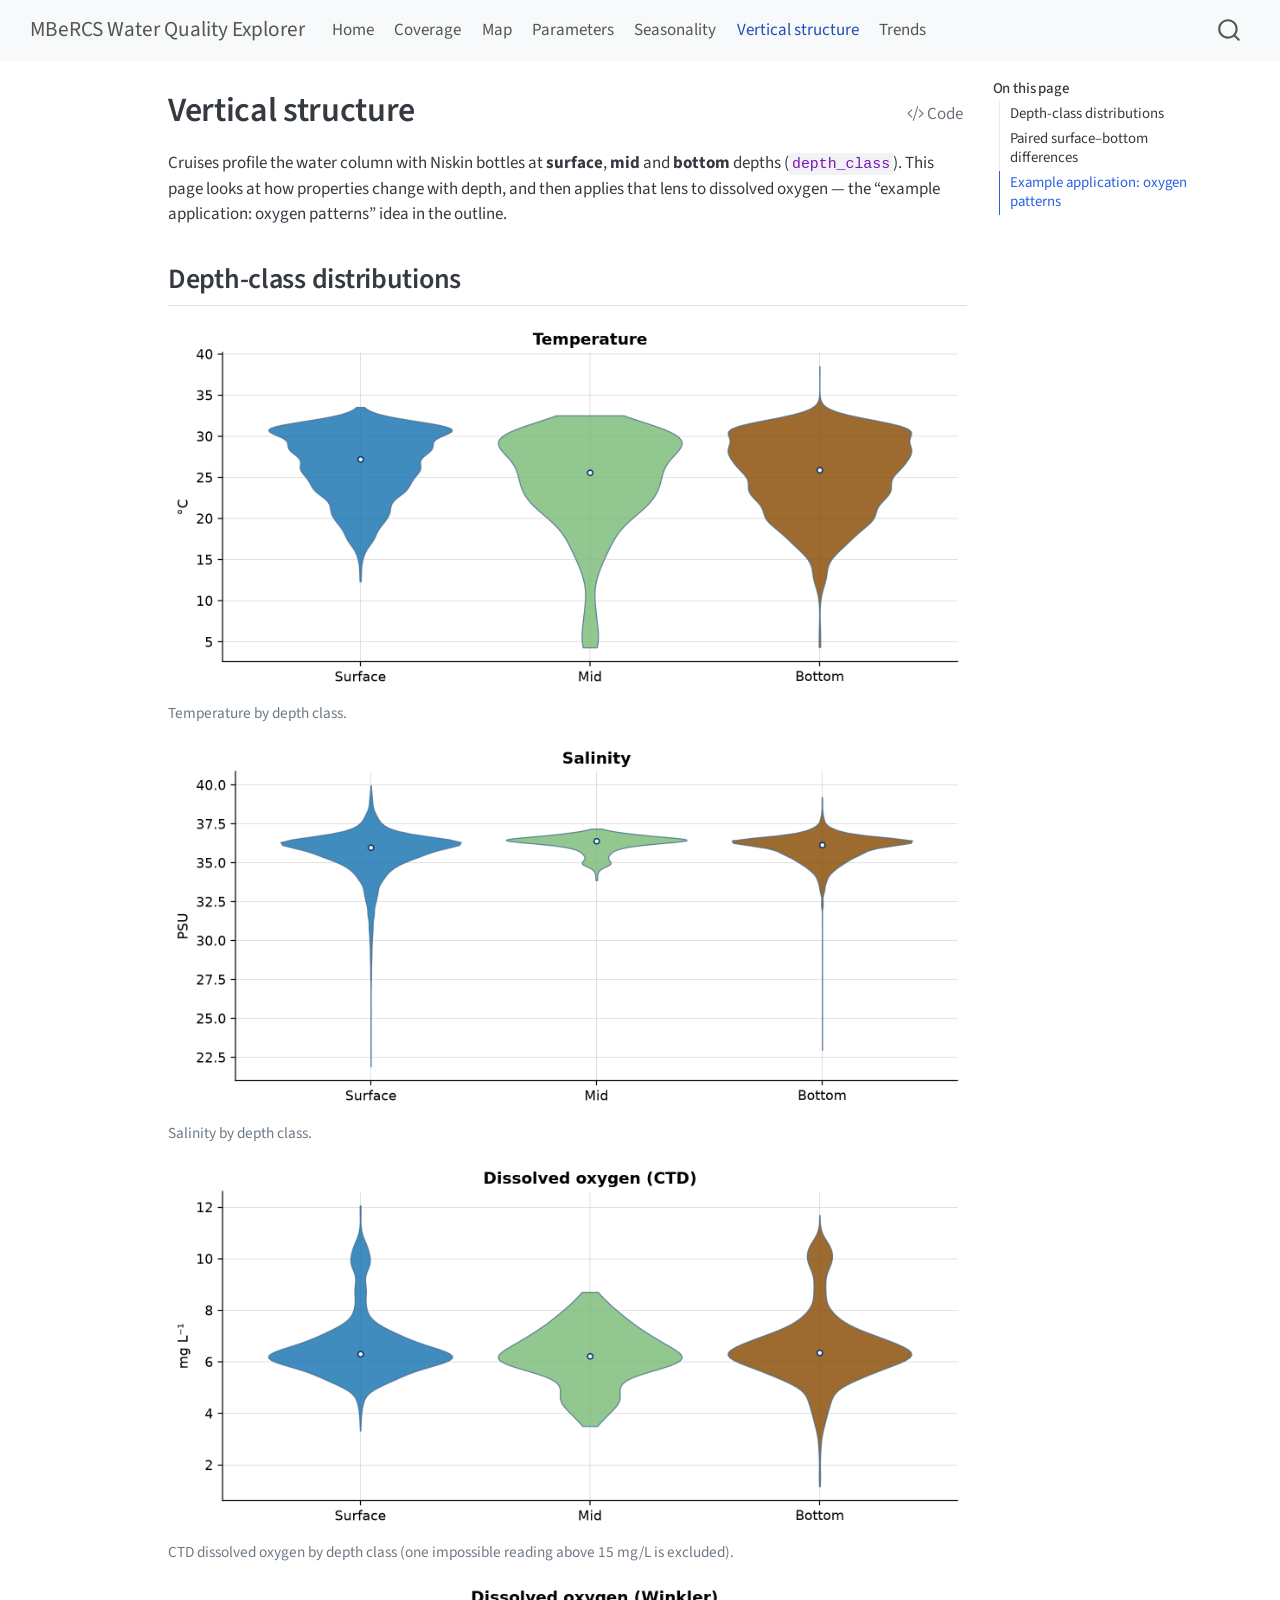
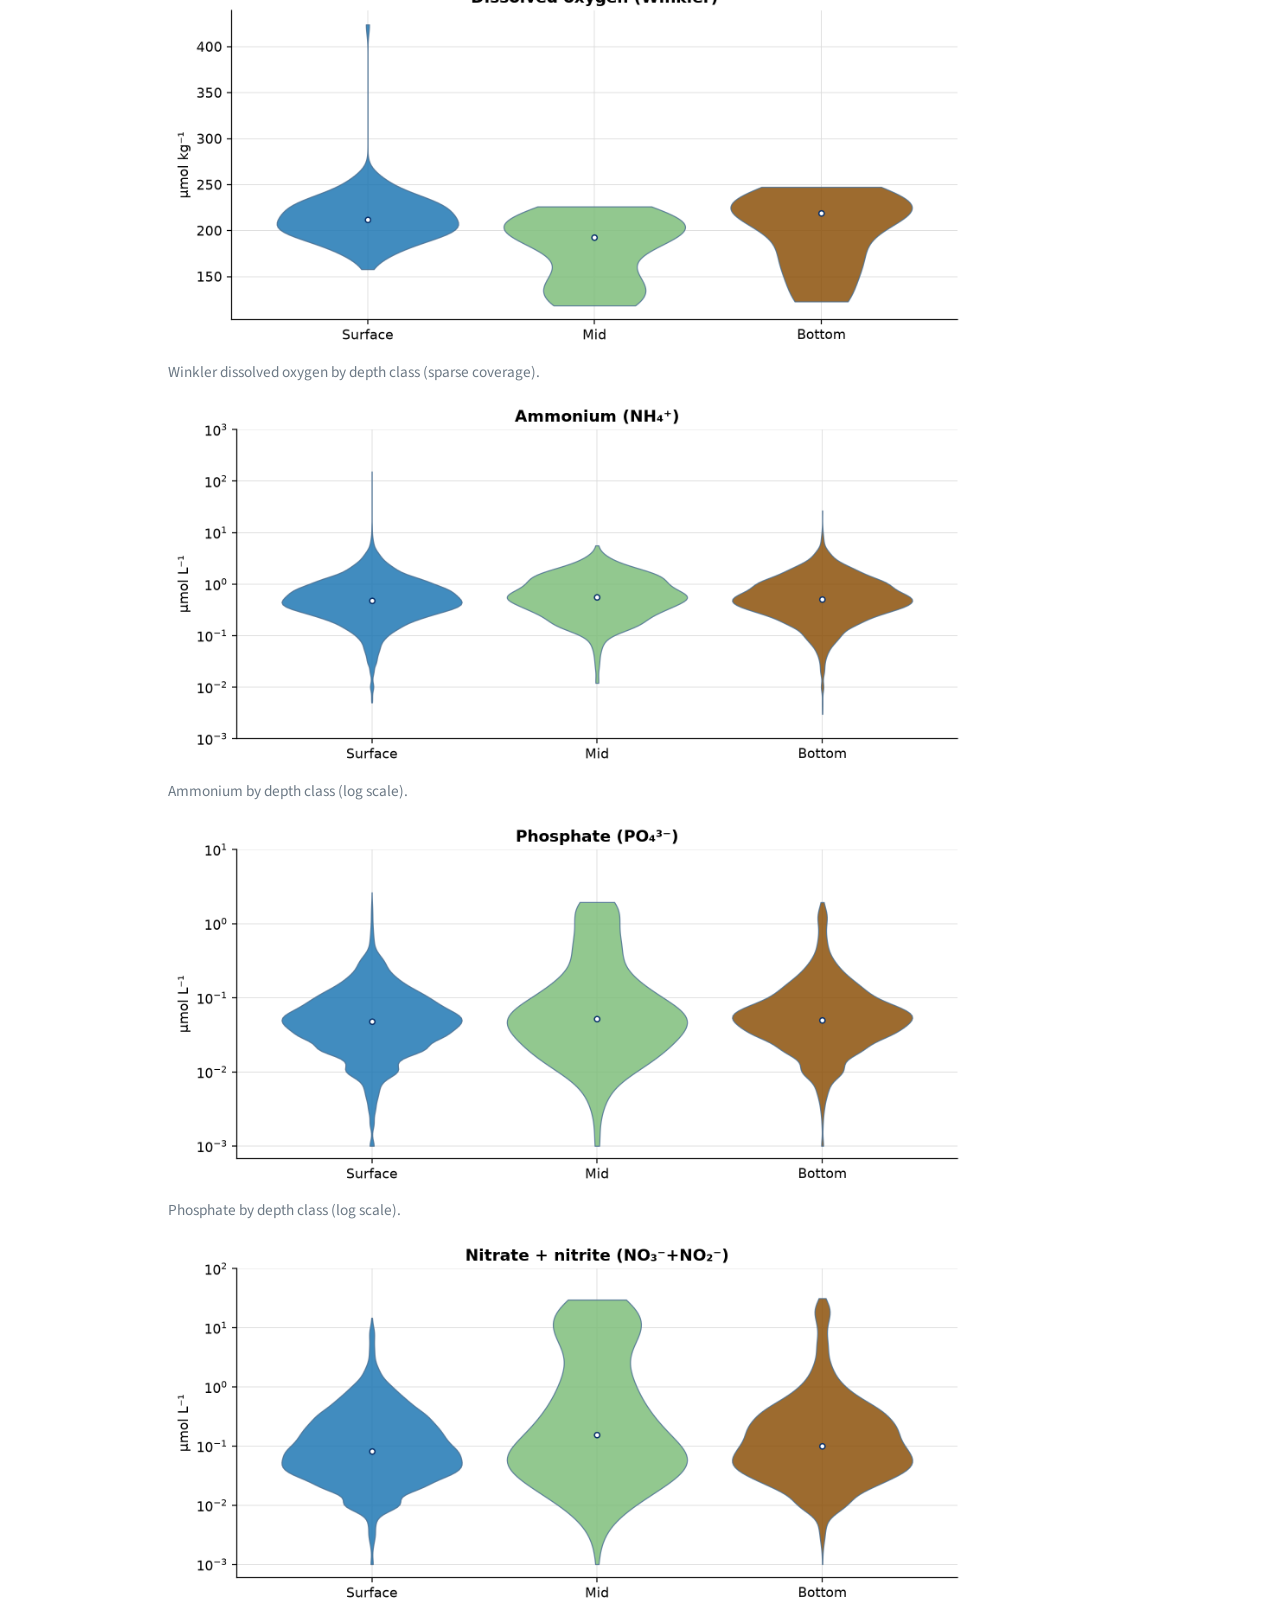
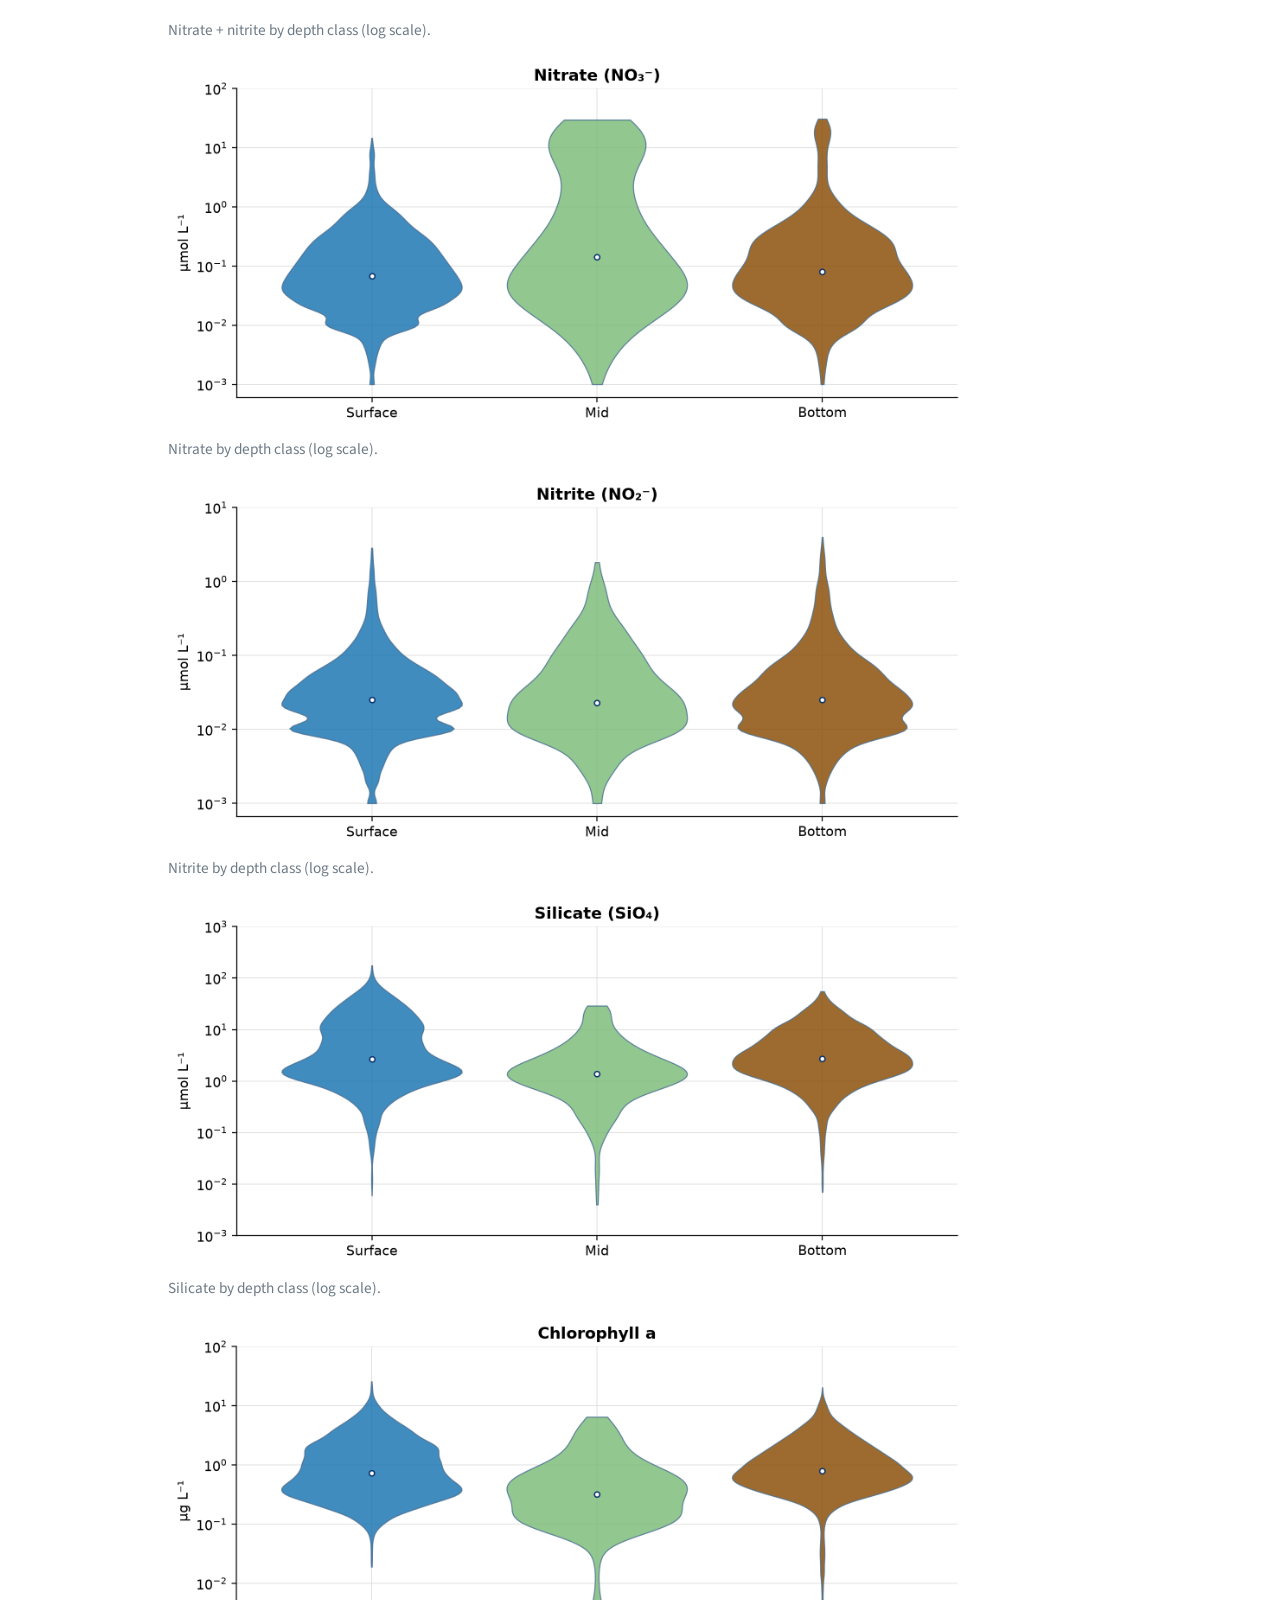
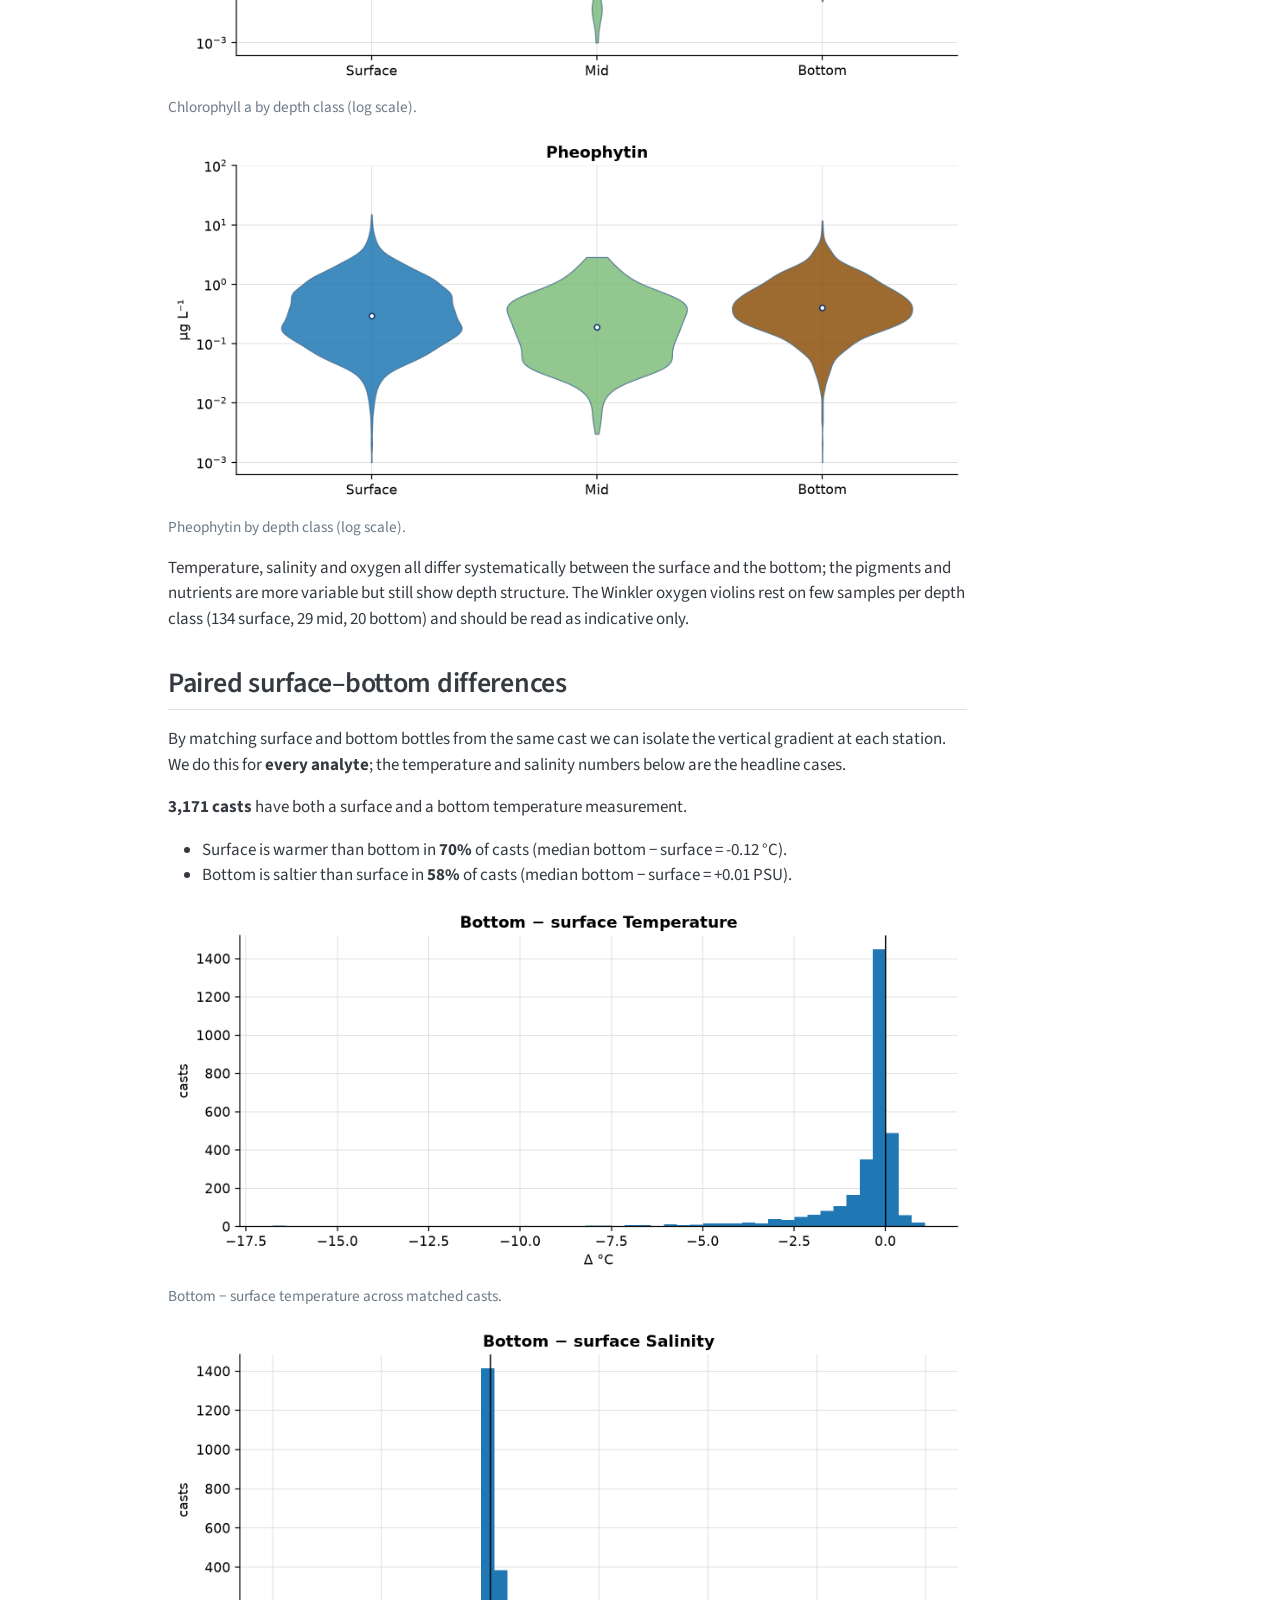
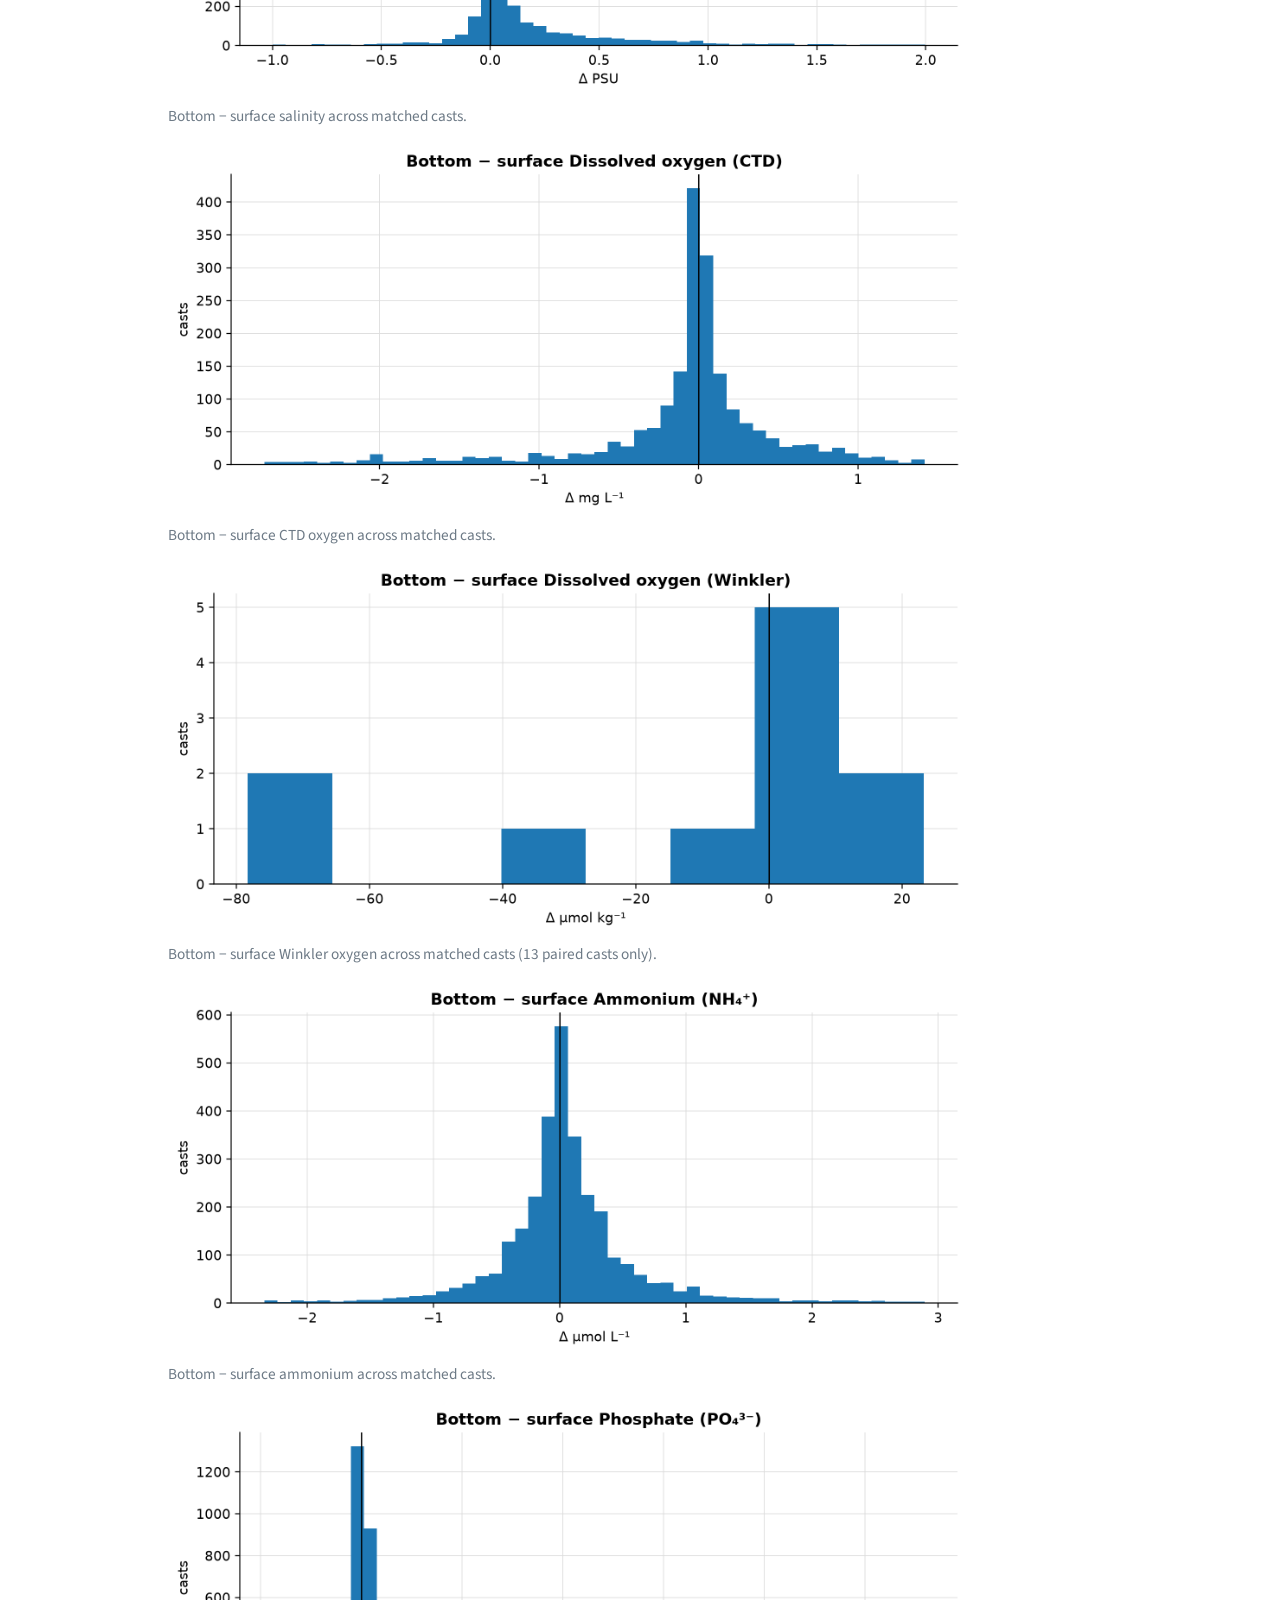
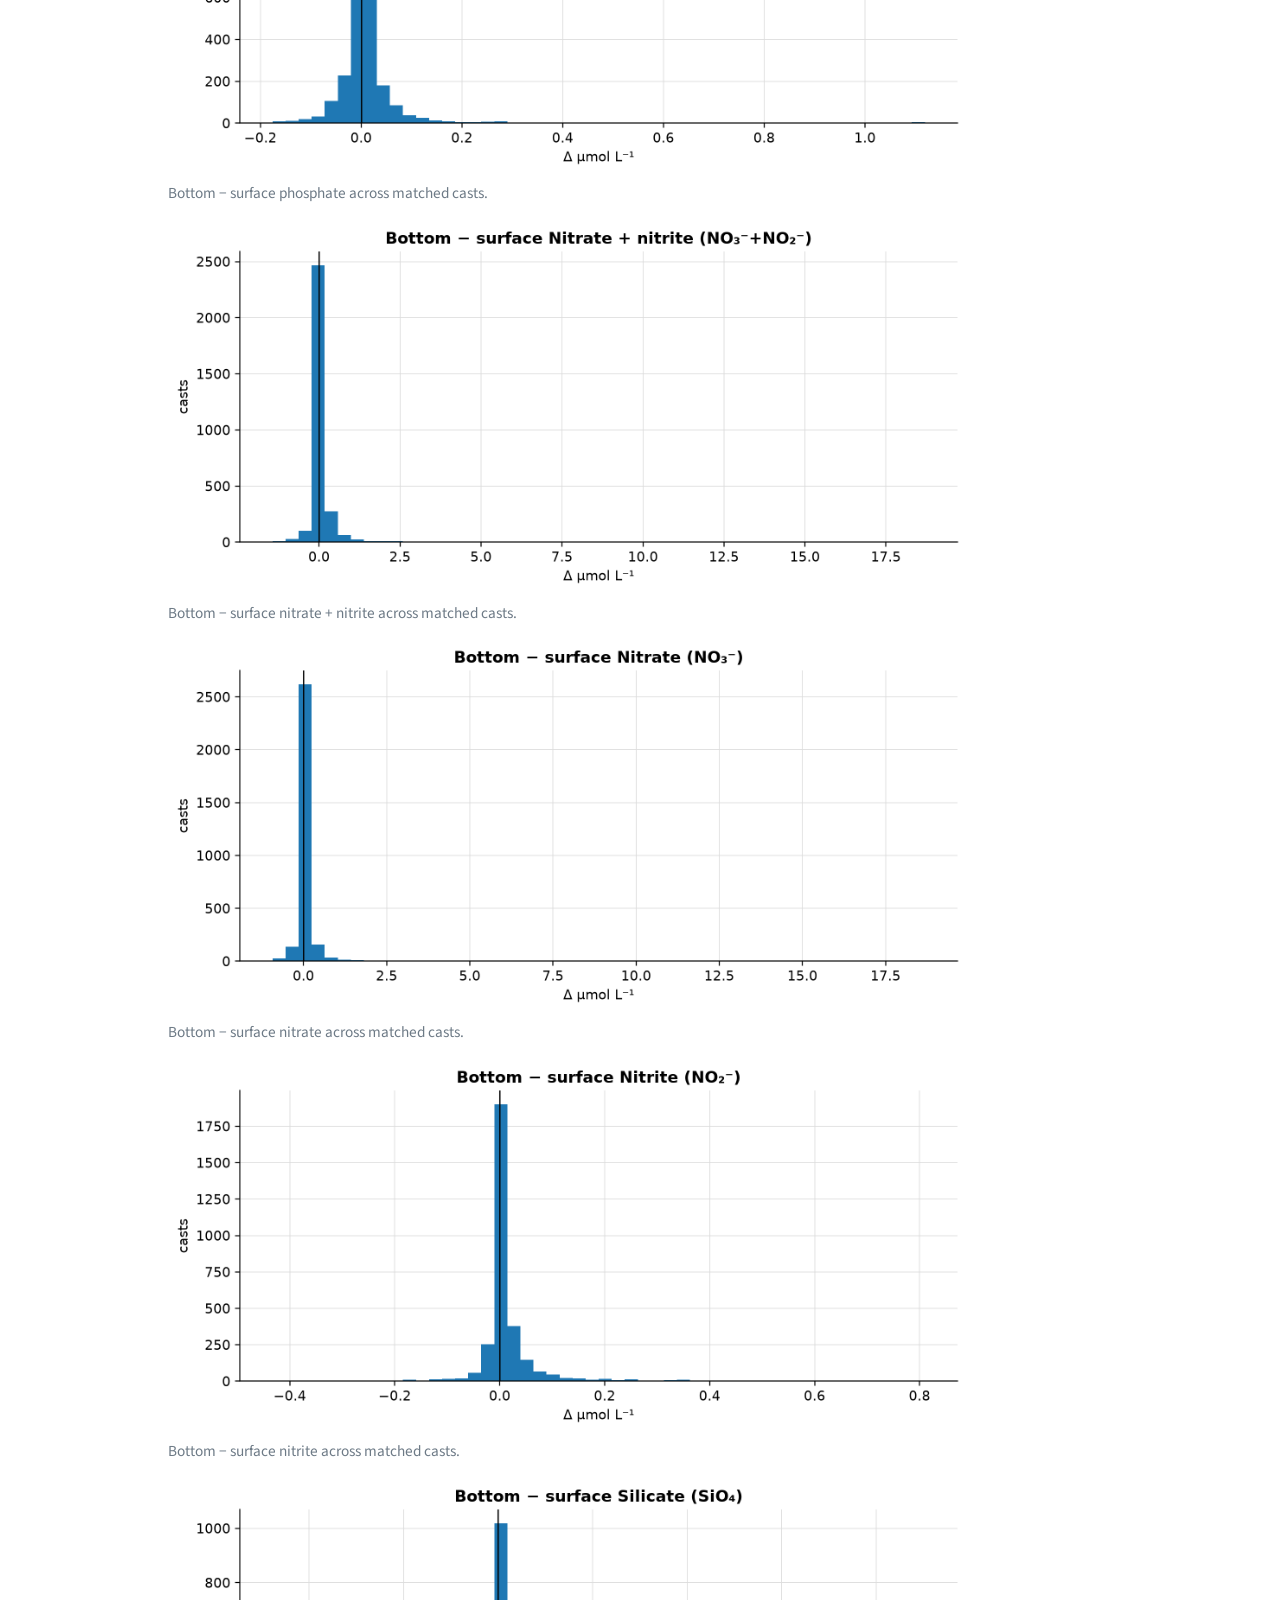
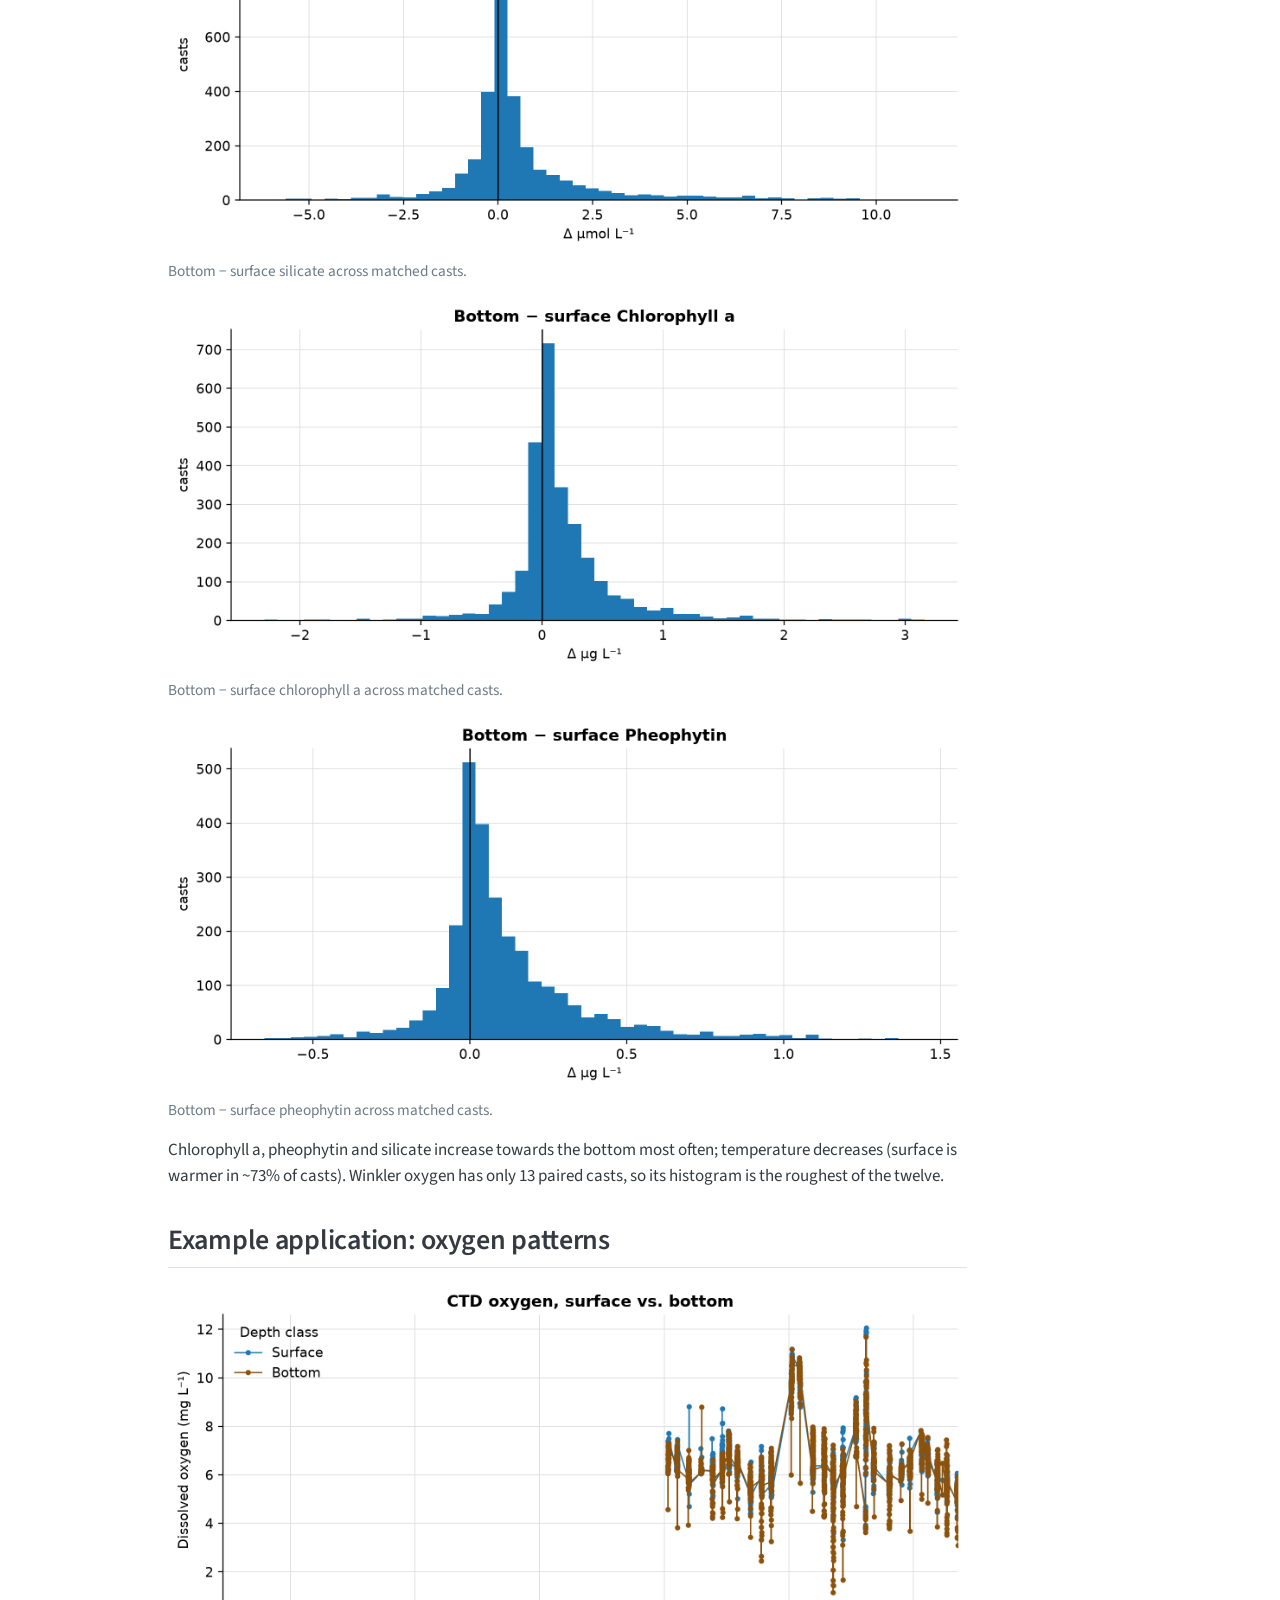
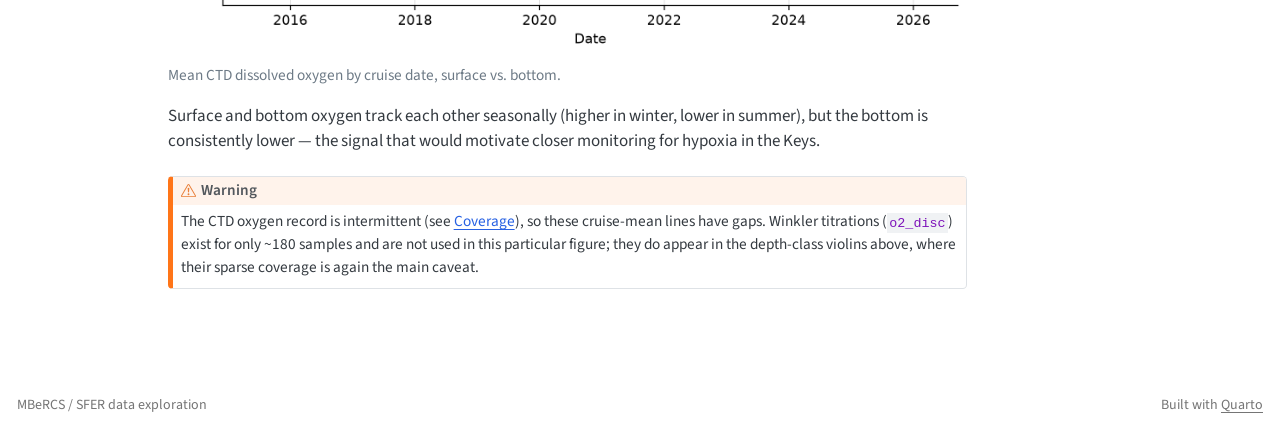
<file: vertical.html>
<!DOCTYPE html>
<html xmlns="http://www.w3.org/1999/xhtml" lang="en" xml:lang="en"><head>

<meta charset="utf-8">
<meta name="generator" content="quarto-1.8.27">

<meta name="viewport" content="width=device-width, initial-scale=1.0, user-scalable=yes">


<title>Vertical structure – MBeRCS Water Quality Explorer</title>
<style>
code{white-space: pre-wrap;}
span.smallcaps{font-variant: small-caps;}
div.columns{display: flex; gap: min(4vw, 1.5em);}
div.column{flex: auto; overflow-x: auto;}
div.hanging-indent{margin-left: 1.5em; text-indent: -1.5em;}
ul.task-list{list-style: none;}
ul.task-list li input[type="checkbox"] {
  width: 0.8em;
  margin: 0 0.8em 0.2em -1em; /* quarto-specific, see https://github.com/quarto-dev/quarto-cli/issues/4556 */ 
  vertical-align: middle;
}
/* CSS for syntax highlighting */
html { -webkit-text-size-adjust: 100%; }
pre > code.sourceCode { white-space: pre; position: relative; }
pre > code.sourceCode > span { display: inline-block; line-height: 1.25; }
pre > code.sourceCode > span:empty { height: 1.2em; }
.sourceCode { overflow: visible; }
code.sourceCode > span { color: inherit; text-decoration: inherit; }
div.sourceCode { margin: 1em 0; }
pre.sourceCode { margin: 0; }
@media screen {
div.sourceCode { overflow: auto; }
}
@media print {
pre > code.sourceCode { white-space: pre-wrap; }
pre > code.sourceCode > span { text-indent: -5em; padding-left: 5em; }
}
pre.numberSource code
  { counter-reset: source-line 0; }
pre.numberSource code > span
  { position: relative; left: -4em; counter-increment: source-line; }
pre.numberSource code > span > a:first-child::before
  { content: counter(source-line);
    position: relative; left: -1em; text-align: right; vertical-align: baseline;
    border: none; display: inline-block;
    -webkit-touch-callout: none; -webkit-user-select: none;
    -khtml-user-select: none; -moz-user-select: none;
    -ms-user-select: none; user-select: none;
    padding: 0 4px; width: 4em;
  }
pre.numberSource { margin-left: 3em;  padding-left: 4px; }
div.sourceCode
  {   }
@media screen {
pre > code.sourceCode > span > a:first-child::before { text-decoration: underline; }
}
</style>


<script src="site_libs/quarto-nav/quarto-nav.js"></script>
<script src="site_libs/quarto-nav/headroom.min.js"></script>
<script src="site_libs/clipboard/clipboard.min.js"></script>
<script src="site_libs/quarto-search/autocomplete.umd.js"></script>
<script src="site_libs/quarto-search/fuse.min.js"></script>
<script src="site_libs/quarto-search/quarto-search.js"></script>
<meta name="quarto:offset" content="./">
<script src="site_libs/quarto-html/quarto.js" type="module"></script>
<script src="site_libs/quarto-html/tabsets/tabsets.js" type="module"></script>
<script src="site_libs/quarto-html/axe/axe-check.js" type="module"></script>
<script src="site_libs/quarto-html/popper.min.js"></script>
<script src="site_libs/quarto-html/tippy.umd.min.js"></script>
<script src="site_libs/quarto-html/anchor.min.js"></script>
<link href="site_libs/quarto-html/tippy.css" rel="stylesheet">
<link href="site_libs/quarto-html/quarto-syntax-highlighting-ed96de9b727972fe78a7b5d16c58bf87.css" rel="stylesheet" id="quarto-text-highlighting-styles">
<script src="site_libs/bootstrap/bootstrap.min.js"></script>
<link href="site_libs/bootstrap/bootstrap-icons.css" rel="stylesheet">
<link href="site_libs/bootstrap/bootstrap-71b28aba9d8c72cd848c066c501b8451.min.css" rel="stylesheet" append-hash="true" id="quarto-bootstrap" data-mode="light">
<script id="quarto-search-options" type="application/json">{
  "location": "navbar",
  "copy-button": false,
  "collapse-after": 3,
  "panel-placement": "end",
  "type": "overlay",
  "limit": 50,
  "keyboard-shortcut": [
    "f",
    "/",
    "s"
  ],
  "show-item-context": false,
  "language": {
    "search-no-results-text": "No results",
    "search-matching-documents-text": "matching documents",
    "search-copy-link-title": "Copy link to search",
    "search-hide-matches-text": "Hide additional matches",
    "search-more-match-text": "more match in this document",
    "search-more-matches-text": "more matches in this document",
    "search-clear-button-title": "Clear",
    "search-text-placeholder": "",
    "search-detached-cancel-button-title": "Cancel",
    "search-submit-button-title": "Submit",
    "search-label": "Search"
  }
}</script>


</head>

<body class="nav-fixed quarto-light">

<div id="quarto-search-results"></div>
  <header id="quarto-header" class="headroom fixed-top">
    <nav class="navbar navbar-expand-lg " data-bs-theme="dark">
      <div class="navbar-container container-fluid">
      <div class="navbar-brand-container mx-auto">
    <a class="navbar-brand" href="./index.html">
    <span class="navbar-title">MBeRCS Water Quality Explorer</span>
    </a>
  </div>
            <div id="quarto-search" class="" title="Search"></div>
          <button class="navbar-toggler" type="button" data-bs-toggle="collapse" data-bs-target="#navbarCollapse" aria-controls="navbarCollapse" role="menu" aria-expanded="false" aria-label="Toggle navigation" onclick="if (window.quartoToggleHeadroom) { window.quartoToggleHeadroom(); }">
  <span class="navbar-toggler-icon"></span>
</button>
          <div class="collapse navbar-collapse" id="navbarCollapse">
            <ul class="navbar-nav navbar-nav-scroll me-auto">
  <li class="nav-item">
    <a class="nav-link" href="./index.html"> 
<span class="menu-text">Home</span></a>
  </li>  
  <li class="nav-item">
    <a class="nav-link" href="./coverage.html"> 
<span class="menu-text">Coverage</span></a>
  </li>  
  <li class="nav-item">
    <a class="nav-link" href="./map.html"> 
<span class="menu-text">Map</span></a>
  </li>  
  <li class="nav-item">
    <a class="nav-link" href="./parameters.html"> 
<span class="menu-text">Parameters</span></a>
  </li>  
  <li class="nav-item">
    <a class="nav-link" href="./seasonality.html"> 
<span class="menu-text">Seasonality</span></a>
  </li>  
  <li class="nav-item">
    <a class="nav-link active" href="./vertical.html" aria-current="page"> 
<span class="menu-text">Vertical structure</span></a>
  </li>  
  <li class="nav-item">
    <a class="nav-link" href="./trends.html"> 
<span class="menu-text">Trends</span></a>
  </li>  
</ul>
          </div> <!-- /navcollapse -->
            <div class="quarto-navbar-tools">
</div>
      </div> <!-- /container-fluid -->
    </nav>
</header>
<!-- content -->
<div id="quarto-content" class="quarto-container page-columns page-rows-contents page-layout-article page-navbar">
<!-- sidebar -->
<!-- margin-sidebar -->
    <div id="quarto-margin-sidebar" class="sidebar margin-sidebar">
        <nav id="TOC" role="doc-toc" class="toc-active">
    <h2 id="toc-title">On this page</h2>
   
  <ul>
  <li><a href="#depth-class-distributions" id="toc-depth-class-distributions" class="nav-link active" data-scroll-target="#depth-class-distributions">Depth-class distributions</a></li>
  <li><a href="#paired-surfacebottom-differences" id="toc-paired-surfacebottom-differences" class="nav-link" data-scroll-target="#paired-surfacebottom-differences">Paired surface–bottom differences</a></li>
  <li><a href="#example-application-oxygen-patterns" id="toc-example-application-oxygen-patterns" class="nav-link" data-scroll-target="#example-application-oxygen-patterns">Example application: oxygen patterns</a></li>
  </ul>
</nav>
    </div>
<!-- main -->
<main class="content" id="quarto-document-content">

<header id="title-block-header" class="quarto-title-block default">
<div class="quarto-title">
<div class="quarto-title-block"><div><h1 class="title">Vertical structure</h1><button type="button" class="btn code-tools-button" id="quarto-code-tools-source"><i class="bi"></i> Code</button></div></div>
</div>



<div class="quarto-title-meta">

    
  
    
  </div>
  


</header>


<p>Cruises profile the water column with Niskin bottles at <strong>surface</strong>, <strong>mid</strong> and <strong>bottom</strong> depths (<code>depth_class</code>). This page looks at how properties change with depth, and then applies that lens to dissolved oxygen — the “example application: oxygen patterns” idea in the outline.</p>
<section id="depth-class-distributions" class="level2">
<h2 class="anchored" data-anchor-id="depth-class-distributions">Depth-class distributions</h2>
<div id="7aae5fab" class="cell" data-execution_count="2">
<div class="cell-output cell-output-display">
<div class="quarto-figure quarto-figure-center">
<figure class="figure">
<p><img src="vertical_files/figure-html/cell-3-output-1.png" width="924" height="429" class="figure-img"></p>
<figcaption>Temperature by depth class.</figcaption>
</figure>
</div>
</div>
<div class="cell-output cell-output-display">
<div class="quarto-figure quarto-figure-center">
<figure class="figure">
<p><img src="vertical_files/figure-html/cell-3-output-2.png" width="924" height="429" class="figure-img"></p>
<figcaption>Salinity by depth class.</figcaption>
</figure>
</div>
</div>
<div class="cell-output cell-output-display">
<div class="quarto-figure quarto-figure-center">
<figure class="figure">
<p><img src="vertical_files/figure-html/cell-3-output-3.png" width="924" height="429" class="figure-img"></p>
<figcaption>CTD dissolved oxygen by depth class (one impossible reading above 15 mg/L is excluded).</figcaption>
</figure>
</div>
</div>
<div class="cell-output cell-output-display">
<div class="quarto-figure quarto-figure-center">
<figure class="figure">
<p><img src="vertical_files/figure-html/cell-3-output-4.png" width="924" height="429" class="figure-img"></p>
<figcaption>Winkler dissolved oxygen by depth class (sparse coverage).</figcaption>
</figure>
</div>
</div>
<div class="cell-output cell-output-display">
<div class="quarto-figure quarto-figure-center">
<figure class="figure">
<p><img src="vertical_files/figure-html/cell-3-output-5.png" width="924" height="429" class="figure-img"></p>
<figcaption>Ammonium by depth class (log scale).</figcaption>
</figure>
</div>
</div>
<div class="cell-output cell-output-display">
<div class="quarto-figure quarto-figure-center">
<figure class="figure">
<p><img src="vertical_files/figure-html/cell-3-output-6.png" width="924" height="429" class="figure-img"></p>
<figcaption>Phosphate by depth class (log scale).</figcaption>
</figure>
</div>
</div>
<div class="cell-output cell-output-display">
<div class="quarto-figure quarto-figure-center">
<figure class="figure">
<p><img src="vertical_files/figure-html/cell-3-output-7.png" width="924" height="429" class="figure-img"></p>
<figcaption>Nitrate + nitrite by depth class (log scale).</figcaption>
</figure>
</div>
</div>
<div class="cell-output cell-output-display">
<div class="quarto-figure quarto-figure-center">
<figure class="figure">
<p><img src="vertical_files/figure-html/cell-3-output-8.png" width="924" height="429" class="figure-img"></p>
<figcaption>Nitrate by depth class (log scale).</figcaption>
</figure>
</div>
</div>
<div class="cell-output cell-output-display">
<div class="quarto-figure quarto-figure-center">
<figure class="figure">
<p><img src="vertical_files/figure-html/cell-3-output-9.png" width="924" height="429" class="figure-img"></p>
<figcaption>Nitrite by depth class (log scale).</figcaption>
</figure>
</div>
</div>
<div class="cell-output cell-output-display">
<div class="quarto-figure quarto-figure-center">
<figure class="figure">
<p><img src="vertical_files/figure-html/cell-3-output-10.png" width="924" height="429" class="figure-img"></p>
<figcaption>Silicate by depth class (log scale).</figcaption>
</figure>
</div>
</div>
<div class="cell-output cell-output-display">
<div class="quarto-figure quarto-figure-center">
<figure class="figure">
<p><img src="vertical_files/figure-html/cell-3-output-11.png" width="924" height="429" class="figure-img"></p>
<figcaption>Chlorophyll a by depth class (log scale).</figcaption>
</figure>
</div>
</div>
<div class="cell-output cell-output-display">
<div class="quarto-figure quarto-figure-center">
<figure class="figure">
<p><img src="vertical_files/figure-html/cell-3-output-12.png" width="924" height="429" class="figure-img"></p>
<figcaption>Pheophytin by depth class (log scale).</figcaption>
</figure>
</div>
</div>
</div>
<p>Temperature, salinity and oxygen all differ systematically between the surface and the bottom; the pigments and nutrients are more variable but still show depth structure. The Winkler oxygen violins rest on few samples per depth class (134 surface, 29 mid, 20 bottom) and should be read as indicative only.</p>
</section>
<section id="paired-surfacebottom-differences" class="level2">
<h2 class="anchored" data-anchor-id="paired-surfacebottom-differences">Paired surface–bottom differences</h2>
<p>By matching surface and bottom bottles from the same cast we can isolate the vertical gradient at each station. We do this for <strong>every analyte</strong>; the temperature and salinity numbers below are the headline cases.</p>
<div id="cb4b54bf" class="cell" data-execution_count="3">
<div class="cell-output cell-output-display cell-output-markdown">
<p><strong>3,171 casts</strong> have both a surface and a bottom temperature measurement.</p>
<ul>
<li>Surface is warmer than bottom in <strong>70%</strong> of casts (median bottom − surface = -0.12 °C).</li>
<li>Bottom is saltier than surface in <strong>58%</strong> of casts (median bottom − surface = +0.01 PSU).</li>
</ul>
</div>
</div>
<div id="05d72a38" class="cell" data-execution_count="4">
<div class="cell-output cell-output-display">
<div class="quarto-figure quarto-figure-center">
<figure class="figure">
<p><img src="vertical_files/figure-html/cell-5-output-1.png" width="924" height="429" class="figure-img"></p>
<figcaption>Bottom − surface temperature across matched casts.</figcaption>
</figure>
</div>
</div>
<div class="cell-output cell-output-display">
<div class="quarto-figure quarto-figure-center">
<figure class="figure">
<p><img src="vertical_files/figure-html/cell-5-output-2.png" width="924" height="429" class="figure-img"></p>
<figcaption>Bottom − surface salinity across matched casts.</figcaption>
</figure>
</div>
</div>
<div class="cell-output cell-output-display">
<div class="quarto-figure quarto-figure-center">
<figure class="figure">
<p><img src="vertical_files/figure-html/cell-5-output-3.png" width="924" height="429" class="figure-img"></p>
<figcaption>Bottom − surface CTD oxygen across matched casts.</figcaption>
</figure>
</div>
</div>
<div class="cell-output cell-output-display">
<div class="quarto-figure quarto-figure-center">
<figure class="figure">
<p><img src="vertical_files/figure-html/cell-5-output-4.png" width="924" height="429" class="figure-img"></p>
<figcaption>Bottom − surface Winkler oxygen across matched casts (13 paired casts only).</figcaption>
</figure>
</div>
</div>
<div class="cell-output cell-output-display">
<div class="quarto-figure quarto-figure-center">
<figure class="figure">
<p><img src="vertical_files/figure-html/cell-5-output-5.png" width="924" height="429" class="figure-img"></p>
<figcaption>Bottom − surface ammonium across matched casts.</figcaption>
</figure>
</div>
</div>
<div class="cell-output cell-output-display">
<div class="quarto-figure quarto-figure-center">
<figure class="figure">
<p><img src="vertical_files/figure-html/cell-5-output-6.png" width="924" height="429" class="figure-img"></p>
<figcaption>Bottom − surface phosphate across matched casts.</figcaption>
</figure>
</div>
</div>
<div class="cell-output cell-output-display">
<div class="quarto-figure quarto-figure-center">
<figure class="figure">
<p><img src="vertical_files/figure-html/cell-5-output-7.png" width="924" height="429" class="figure-img"></p>
<figcaption>Bottom − surface nitrate + nitrite across matched casts.</figcaption>
</figure>
</div>
</div>
<div class="cell-output cell-output-display">
<div class="quarto-figure quarto-figure-center">
<figure class="figure">
<p><img src="vertical_files/figure-html/cell-5-output-8.png" width="924" height="429" class="figure-img"></p>
<figcaption>Bottom − surface nitrate across matched casts.</figcaption>
</figure>
</div>
</div>
<div class="cell-output cell-output-display">
<div class="quarto-figure quarto-figure-center">
<figure class="figure">
<p><img src="vertical_files/figure-html/cell-5-output-9.png" width="924" height="429" class="figure-img"></p>
<figcaption>Bottom − surface nitrite across matched casts.</figcaption>
</figure>
</div>
</div>
<div class="cell-output cell-output-display">
<div class="quarto-figure quarto-figure-center">
<figure class="figure">
<p><img src="vertical_files/figure-html/cell-5-output-10.png" width="924" height="429" class="figure-img"></p>
<figcaption>Bottom − surface silicate across matched casts.</figcaption>
</figure>
</div>
</div>
<div class="cell-output cell-output-display">
<div class="quarto-figure quarto-figure-center">
<figure class="figure">
<p><img src="vertical_files/figure-html/cell-5-output-11.png" width="924" height="429" class="figure-img"></p>
<figcaption>Bottom − surface chlorophyll a across matched casts.</figcaption>
</figure>
</div>
</div>
<div class="cell-output cell-output-display">
<div class="quarto-figure quarto-figure-center">
<figure class="figure">
<p><img src="vertical_files/figure-html/cell-5-output-12.png" width="924" height="429" class="figure-img"></p>
<figcaption>Bottom − surface pheophytin across matched casts.</figcaption>
</figure>
</div>
</div>
</div>
<p>Chlorophyll a, pheophytin and silicate increase towards the bottom most often; temperature decreases (surface is warmer in ~73% of casts). Winkler oxygen has only 13 paired casts, so its histogram is the roughest of the twelve.</p>
</section>
<section id="example-application-oxygen-patterns" class="level2">
<h2 class="anchored" data-anchor-id="example-application-oxygen-patterns">Example application: oxygen patterns</h2>
<div id="92f3a985" class="cell" data-execution_count="5">
<div class="cell-output cell-output-display">
<div class="quarto-figure quarto-figure-center">
<figure class="figure">
<p><img src="vertical_files/figure-html/cell-6-output-1.png" width="924" height="429" class="figure-img"></p>
<figcaption>Mean CTD dissolved oxygen by cruise date, surface vs.&nbsp;bottom.</figcaption>
</figure>
</div>
</div>
</div>
<p>Surface and bottom oxygen track each other seasonally (higher in winter, lower in summer), but the bottom is consistently lower — the signal that would motivate closer monitoring for hypoxia in the Keys.</p>
<div class="callout callout-style-default callout-warning callout-titled">
<div class="callout-header d-flex align-content-center">
<div class="callout-icon-container">
<i class="callout-icon"></i>
</div>
<div class="callout-title-container flex-fill">
Warning
</div>
</div>
<div class="callout-body-container callout-body">
<p>The CTD oxygen record is intermittent (see <a href="./coverage.html">Coverage</a>), so these cruise-mean lines have gaps. Winkler titrations (<code>o2_disc</code>) exist for only ~180 samples and are not used in this particular figure; they do appear in the depth-class violins above, where their sparse coverage is again the main caveat.</p>
</div>
</div>


<!-- -->

</section>

</main> <!-- /main -->
<script id="quarto-html-after-body" type="application/javascript">
  window.document.addEventListener("DOMContentLoaded", function (event) {
    const icon = "";
    const anchorJS = new window.AnchorJS();
    anchorJS.options = {
      placement: 'right',
      icon: icon
    };
    anchorJS.add('.anchored');
    const isCodeAnnotation = (el) => {
      for (const clz of el.classList) {
        if (clz.startsWith('code-annotation-')) {                     
          return true;
        }
      }
      return false;
    }
    const onCopySuccess = function(e) {
      // button target
      const button = e.trigger;
      // don't keep focus
      button.blur();
      // flash "checked"
      button.classList.add('code-copy-button-checked');
      var currentTitle = button.getAttribute("title");
      button.setAttribute("title", "Copied!");
      let tooltip;
      if (window.bootstrap) {
        button.setAttribute("data-bs-toggle", "tooltip");
        button.setAttribute("data-bs-placement", "left");
        button.setAttribute("data-bs-title", "Copied!");
        tooltip = new bootstrap.Tooltip(button, 
          { trigger: "manual", 
            customClass: "code-copy-button-tooltip",
            offset: [0, -8]});
        tooltip.show();    
      }
      setTimeout(function() {
        if (tooltip) {
          tooltip.hide();
          button.removeAttribute("data-bs-title");
          button.removeAttribute("data-bs-toggle");
          button.removeAttribute("data-bs-placement");
        }
        button.setAttribute("title", currentTitle);
        button.classList.remove('code-copy-button-checked');
      }, 1000);
      // clear code selection
      e.clearSelection();
    }
    const getTextToCopy = function(trigger) {
      const outerScaffold = trigger.parentElement.cloneNode(true);
      const codeEl = outerScaffold.querySelector('code');
      for (const childEl of codeEl.children) {
        if (isCodeAnnotation(childEl)) {
          childEl.remove();
        }
      }
      return codeEl.innerText;
    }
    const clipboard = new window.ClipboardJS('.code-copy-button:not([data-in-quarto-modal])', {
      text: getTextToCopy
    });
    clipboard.on('success', onCopySuccess);
    if (window.document.getElementById('quarto-embedded-source-code-modal')) {
      const clipboardModal = new window.ClipboardJS('.code-copy-button[data-in-quarto-modal]', {
        text: getTextToCopy,
        container: window.document.getElementById('quarto-embedded-source-code-modal')
      });
      clipboardModal.on('success', onCopySuccess);
    }
    const viewSource = window.document.getElementById('quarto-view-source') ||
                       window.document.getElementById('quarto-code-tools-source');
    if (viewSource) {
      const sourceUrl = viewSource.getAttribute("data-quarto-source-url");
      viewSource.addEventListener("click", function(e) {
        if (sourceUrl) {
          // rstudio viewer pane
          if (/\bcapabilities=\b/.test(window.location)) {
            window.open(sourceUrl);
          } else {
            window.location.href = sourceUrl;
          }
        } else {
          const modal = new bootstrap.Modal(document.getElementById('quarto-embedded-source-code-modal'));
          modal.show();
        }
        return false;
      });
    }
    function toggleCodeHandler(show) {
      return function(e) {
        const detailsSrc = window.document.querySelectorAll(".cell > details > .sourceCode");
        for (let i=0; i<detailsSrc.length; i++) {
          const details = detailsSrc[i].parentElement;
          if (show) {
            details.open = true;
          } else {
            details.removeAttribute("open");
          }
        }
        const cellCodeDivs = window.document.querySelectorAll(".cell > .sourceCode");
        const fromCls = show ? "hidden" : "unhidden";
        const toCls = show ? "unhidden" : "hidden";
        for (let i=0; i<cellCodeDivs.length; i++) {
          const codeDiv = cellCodeDivs[i];
          if (codeDiv.classList.contains(fromCls)) {
            codeDiv.classList.remove(fromCls);
            codeDiv.classList.add(toCls);
          } 
        }
        return false;
      }
    }
    const hideAllCode = window.document.getElementById("quarto-hide-all-code");
    if (hideAllCode) {
      hideAllCode.addEventListener("click", toggleCodeHandler(false));
    }
    const showAllCode = window.document.getElementById("quarto-show-all-code");
    if (showAllCode) {
      showAllCode.addEventListener("click", toggleCodeHandler(true));
    }
      var localhostRegex = new RegExp(/^(?:http|https):\/\/localhost\:?[0-9]*\//);
      var mailtoRegex = new RegExp(/^mailto:/);
        var filterRegex = new RegExp('/' + window.location.host + '/');
      var isInternal = (href) => {
          return filterRegex.test(href) || localhostRegex.test(href) || mailtoRegex.test(href);
      }
      // Inspect non-navigation links and adorn them if external
     var links = window.document.querySelectorAll('a[href]:not(.nav-link):not(.navbar-brand):not(.toc-action):not(.sidebar-link):not(.sidebar-item-toggle):not(.pagination-link):not(.no-external):not([aria-hidden]):not(.dropdown-item):not(.quarto-navigation-tool):not(.about-link)');
      for (var i=0; i<links.length; i++) {
        const link = links[i];
        if (!isInternal(link.href)) {
          // undo the damage that might have been done by quarto-nav.js in the case of
          // links that we want to consider external
          if (link.dataset.originalHref !== undefined) {
            link.href = link.dataset.originalHref;
          }
            // target, if specified
            link.setAttribute("target", "_blank");
            if (link.getAttribute("rel") === null) {
              link.setAttribute("rel", "noopener");
            }
        }
      }
    function tippyHover(el, contentFn, onTriggerFn, onUntriggerFn) {
      const config = {
        allowHTML: true,
        maxWidth: 500,
        delay: 100,
        arrow: false,
        appendTo: function(el) {
            return el.parentElement;
        },
        interactive: true,
        interactiveBorder: 10,
        theme: 'quarto',
        placement: 'bottom-start',
      };
      if (contentFn) {
        config.content = contentFn;
      }
      if (onTriggerFn) {
        config.onTrigger = onTriggerFn;
      }
      if (onUntriggerFn) {
        config.onUntrigger = onUntriggerFn;
      }
      window.tippy(el, config); 
    }
    const noterefs = window.document.querySelectorAll('a[role="doc-noteref"]');
    for (var i=0; i<noterefs.length; i++) {
      const ref = noterefs[i];
      tippyHover(ref, function() {
        // use id or data attribute instead here
        let href = ref.getAttribute('data-footnote-href') || ref.getAttribute('href');
        try { href = new URL(href).hash; } catch {}
        const id = href.replace(/^#\/?/, "");
        const note = window.document.getElementById(id);
        if (note) {
          return note.innerHTML;
        } else {
          return "";
        }
      });
    }
    const xrefs = window.document.querySelectorAll('a.quarto-xref');
    const processXRef = (id, note) => {
      // Strip column container classes
      const stripColumnClz = (el) => {
        el.classList.remove("page-full", "page-columns");
        if (el.children) {
          for (const child of el.children) {
            stripColumnClz(child);
          }
        }
      }
      stripColumnClz(note)
      if (id === null || id.startsWith('sec-')) {
        // Special case sections, only their first couple elements
        const container = document.createElement("div");
        if (note.children && note.children.length > 2) {
          container.appendChild(note.children[0].cloneNode(true));
          for (let i = 1; i < note.children.length; i++) {
            const child = note.children[i];
            if (child.tagName === "P" && child.innerText === "") {
              continue;
            } else {
              container.appendChild(child.cloneNode(true));
              break;
            }
          }
          if (window.Quarto?.typesetMath) {
            window.Quarto.typesetMath(container);
          }
          return container.innerHTML
        } else {
          if (window.Quarto?.typesetMath) {
            window.Quarto.typesetMath(note);
          }
          return note.innerHTML;
        }
      } else {
        // Remove any anchor links if they are present
        const anchorLink = note.querySelector('a.anchorjs-link');
        if (anchorLink) {
          anchorLink.remove();
        }
        if (window.Quarto?.typesetMath) {
          window.Quarto.typesetMath(note);
        }
        if (note.classList.contains("callout")) {
          return note.outerHTML;
        } else {
          return note.innerHTML;
        }
      }
    }
    for (var i=0; i<xrefs.length; i++) {
      const xref = xrefs[i];
      tippyHover(xref, undefined, function(instance) {
        instance.disable();
        let url = xref.getAttribute('href');
        let hash = undefined; 
        if (url.startsWith('#')) {
          hash = url;
        } else {
          try { hash = new URL(url).hash; } catch {}
        }
        if (hash) {
          const id = hash.replace(/^#\/?/, "");
          const note = window.document.getElementById(id);
          if (note !== null) {
            try {
              const html = processXRef(id, note.cloneNode(true));
              instance.setContent(html);
            } finally {
              instance.enable();
              instance.show();
            }
          } else {
            // See if we can fetch this
            fetch(url.split('#')[0])
            .then(res => res.text())
            .then(html => {
              const parser = new DOMParser();
              const htmlDoc = parser.parseFromString(html, "text/html");
              const note = htmlDoc.getElementById(id);
              if (note !== null) {
                const html = processXRef(id, note);
                instance.setContent(html);
              } 
            }).finally(() => {
              instance.enable();
              instance.show();
            });
          }
        } else {
          // See if we can fetch a full url (with no hash to target)
          // This is a special case and we should probably do some content thinning / targeting
          fetch(url)
          .then(res => res.text())
          .then(html => {
            const parser = new DOMParser();
            const htmlDoc = parser.parseFromString(html, "text/html");
            const note = htmlDoc.querySelector('main.content');
            if (note !== null) {
              // This should only happen for chapter cross references
              // (since there is no id in the URL)
              // remove the first header
              if (note.children.length > 0 && note.children[0].tagName === "HEADER") {
                note.children[0].remove();
              }
              const html = processXRef(null, note);
              instance.setContent(html);
            } 
          }).finally(() => {
            instance.enable();
            instance.show();
          });
        }
      }, function(instance) {
      });
    }
        let selectedAnnoteEl;
        const selectorForAnnotation = ( cell, annotation) => {
          let cellAttr = 'data-code-cell="' + cell + '"';
          let lineAttr = 'data-code-annotation="' +  annotation + '"';
          const selector = 'span[' + cellAttr + '][' + lineAttr + ']';
          return selector;
        }
        const selectCodeLines = (annoteEl) => {
          const doc = window.document;
          const targetCell = annoteEl.getAttribute("data-target-cell");
          const targetAnnotation = annoteEl.getAttribute("data-target-annotation");
          const annoteSpan = window.document.querySelector(selectorForAnnotation(targetCell, targetAnnotation));
          const lines = annoteSpan.getAttribute("data-code-lines").split(",");
          const lineIds = lines.map((line) => {
            return targetCell + "-" + line;
          })
          let top = null;
          let height = null;
          let parent = null;
          if (lineIds.length > 0) {
              //compute the position of the single el (top and bottom and make a div)
              const el = window.document.getElementById(lineIds[0]);
              top = el.offsetTop;
              height = el.offsetHeight;
              parent = el.parentElement.parentElement;
            if (lineIds.length > 1) {
              const lastEl = window.document.getElementById(lineIds[lineIds.length - 1]);
              const bottom = lastEl.offsetTop + lastEl.offsetHeight;
              height = bottom - top;
            }
            if (top !== null && height !== null && parent !== null) {
              // cook up a div (if necessary) and position it 
              let div = window.document.getElementById("code-annotation-line-highlight");
              if (div === null) {
                div = window.document.createElement("div");
                div.setAttribute("id", "code-annotation-line-highlight");
                div.style.position = 'absolute';
                parent.appendChild(div);
              }
              div.style.top = top - 2 + "px";
              div.style.height = height + 4 + "px";
              div.style.left = 0;
              let gutterDiv = window.document.getElementById("code-annotation-line-highlight-gutter");
              if (gutterDiv === null) {
                gutterDiv = window.document.createElement("div");
                gutterDiv.setAttribute("id", "code-annotation-line-highlight-gutter");
                gutterDiv.style.position = 'absolute';
                const codeCell = window.document.getElementById(targetCell);
                const gutter = codeCell.querySelector('.code-annotation-gutter');
                gutter.appendChild(gutterDiv);
              }
              gutterDiv.style.top = top - 2 + "px";
              gutterDiv.style.height = height + 4 + "px";
            }
            selectedAnnoteEl = annoteEl;
          }
        };
        const unselectCodeLines = () => {
          const elementsIds = ["code-annotation-line-highlight", "code-annotation-line-highlight-gutter"];
          elementsIds.forEach((elId) => {
            const div = window.document.getElementById(elId);
            if (div) {
              div.remove();
            }
          });
          selectedAnnoteEl = undefined;
        };
          // Handle positioning of the toggle
      window.addEventListener(
        "resize",
        throttle(() => {
          elRect = undefined;
          if (selectedAnnoteEl) {
            selectCodeLines(selectedAnnoteEl);
          }
        }, 10)
      );
      function throttle(fn, ms) {
      let throttle = false;
      let timer;
        return (...args) => {
          if(!throttle) { // first call gets through
              fn.apply(this, args);
              throttle = true;
          } else { // all the others get throttled
              if(timer) clearTimeout(timer); // cancel #2
              timer = setTimeout(() => {
                fn.apply(this, args);
                timer = throttle = false;
              }, ms);
          }
        };
      }
        // Attach click handler to the DT
        const annoteDls = window.document.querySelectorAll('dt[data-target-cell]');
        for (const annoteDlNode of annoteDls) {
          annoteDlNode.addEventListener('click', (event) => {
            const clickedEl = event.target;
            if (clickedEl !== selectedAnnoteEl) {
              unselectCodeLines();
              const activeEl = window.document.querySelector('dt[data-target-cell].code-annotation-active');
              if (activeEl) {
                activeEl.classList.remove('code-annotation-active');
              }
              selectCodeLines(clickedEl);
              clickedEl.classList.add('code-annotation-active');
            } else {
              // Unselect the line
              unselectCodeLines();
              clickedEl.classList.remove('code-annotation-active');
            }
          });
        }
    const findCites = (el) => {
      const parentEl = el.parentElement;
      if (parentEl) {
        const cites = parentEl.dataset.cites;
        if (cites) {
          return {
            el,
            cites: cites.split(' ')
          };
        } else {
          return findCites(el.parentElement)
        }
      } else {
        return undefined;
      }
    };
    var bibliorefs = window.document.querySelectorAll('a[role="doc-biblioref"]');
    for (var i=0; i<bibliorefs.length; i++) {
      const ref = bibliorefs[i];
      const citeInfo = findCites(ref);
      if (citeInfo) {
        tippyHover(citeInfo.el, function() {
          var popup = window.document.createElement('div');
          citeInfo.cites.forEach(function(cite) {
            var citeDiv = window.document.createElement('div');
            citeDiv.classList.add('hanging-indent');
            citeDiv.classList.add('csl-entry');
            var biblioDiv = window.document.getElementById('ref-' + cite);
            if (biblioDiv) {
              citeDiv.innerHTML = biblioDiv.innerHTML;
            }
            popup.appendChild(citeDiv);
          });
          return popup.innerHTML;
        });
      }
    }
  });
  </script><div class="modal fade" id="quarto-embedded-source-code-modal" tabindex="-1" aria-labelledby="quarto-embedded-source-code-modal-label" aria-hidden="true"><div class="modal-dialog modal-dialog-scrollable"><div class="modal-content"><div class="modal-header"><h5 class="modal-title" id="quarto-embedded-source-code-modal-label">Source Code</h5><button class="btn-close" data-bs-dismiss="modal"></button></div><div class="modal-body"><div class="">
<div class="code-copy-outer-scaffold"><div class="sourceCode" id="cb1" data-shortcodes="false"><pre class="sourceCode markdown code-with-copy"><code class="sourceCode markdown"><span id="cb1-1"><a href="#cb1-1" aria-hidden="true" tabindex="-1"></a><span class="co">---</span></span>
<span id="cb1-2"><a href="#cb1-2" aria-hidden="true" tabindex="-1"></a><span class="an">title:</span><span class="co"> "Vertical structure"</span></span>
<span id="cb1-3"><a href="#cb1-3" aria-hidden="true" tabindex="-1"></a><span class="co">---</span></span>
<span id="cb1-4"><a href="#cb1-4" aria-hidden="true" tabindex="-1"></a></span>
<span id="cb1-5"><a href="#cb1-5" aria-hidden="true" tabindex="-1"></a>Cruises profile the water column with Niskin bottles at **surface**, **mid**</span>
<span id="cb1-6"><a href="#cb1-6" aria-hidden="true" tabindex="-1"></a>and **bottom** depths (<span class="in">`depth_class`</span>). This page looks at how properties change</span>
<span id="cb1-7"><a href="#cb1-7" aria-hidden="true" tabindex="-1"></a>with depth, and then applies that lens to dissolved oxygen — the "example</span>
<span id="cb1-8"><a href="#cb1-8" aria-hidden="true" tabindex="-1"></a>application: oxygen patterns" idea in the outline.</span>
<span id="cb1-9"><a href="#cb1-9" aria-hidden="true" tabindex="-1"></a></span>
<span id="cb1-12"><a href="#cb1-12" aria-hidden="true" tabindex="-1"></a><span class="in">```{python}</span></span>
<span id="cb1-13"><a href="#cb1-13" aria-hidden="true" tabindex="-1"></a><span class="co">#| echo: false</span></span>
<span id="cb1-14"><a href="#cb1-14" aria-hidden="true" tabindex="-1"></a><span class="im">import</span> numpy <span class="im">as</span> np</span>
<span id="cb1-15"><a href="#cb1-15" aria-hidden="true" tabindex="-1"></a><span class="im">import</span> pandas <span class="im">as</span> pd</span>
<span id="cb1-16"><a href="#cb1-16" aria-hidden="true" tabindex="-1"></a><span class="im">import</span> matplotlib.pyplot <span class="im">as</span> plt</span>
<span id="cb1-17"><a href="#cb1-17" aria-hidden="true" tabindex="-1"></a><span class="im">import</span> sfer_common <span class="im">as</span> sfer</span>
<span id="cb1-18"><a href="#cb1-18" aria-hidden="true" tabindex="-1"></a></span>
<span id="cb1-19"><a href="#cb1-19" aria-hidden="true" tabindex="-1"></a>sfer.style()</span>
<span id="cb1-20"><a href="#cb1-20" aria-hidden="true" tabindex="-1"></a>df <span class="op">=</span> sfer.load()</span>
<span id="cb1-21"><a href="#cb1-21" aria-hidden="true" tabindex="-1"></a><span class="in">```</span></span>
<span id="cb1-22"><a href="#cb1-22" aria-hidden="true" tabindex="-1"></a></span>
<span id="cb1-23"><a href="#cb1-23" aria-hidden="true" tabindex="-1"></a><span class="fu">## Depth-class distributions</span></span>
<span id="cb1-24"><a href="#cb1-24" aria-hidden="true" tabindex="-1"></a></span>
<span id="cb1-27"><a href="#cb1-27" aria-hidden="true" tabindex="-1"></a><span class="in">```{python}</span></span>
<span id="cb1-28"><a href="#cb1-28" aria-hidden="true" tabindex="-1"></a><span class="co">#| echo: false</span></span>
<span id="cb1-29"><a href="#cb1-29" aria-hidden="true" tabindex="-1"></a><span class="co">#| fig-cap:</span></span>
<span id="cb1-30"><a href="#cb1-30" aria-hidden="true" tabindex="-1"></a><span class="co">#|   - "Temperature by depth class."</span></span>
<span id="cb1-31"><a href="#cb1-31" aria-hidden="true" tabindex="-1"></a><span class="co">#|   - "Salinity by depth class."</span></span>
<span id="cb1-32"><a href="#cb1-32" aria-hidden="true" tabindex="-1"></a><span class="co">#|   - "CTD dissolved oxygen by depth class (one impossible reading above 15 mg/L is excluded)."</span></span>
<span id="cb1-33"><a href="#cb1-33" aria-hidden="true" tabindex="-1"></a><span class="co">#|   - "Winkler dissolved oxygen by depth class (sparse coverage)."</span></span>
<span id="cb1-34"><a href="#cb1-34" aria-hidden="true" tabindex="-1"></a><span class="co">#|   - "Ammonium by depth class (log scale)."</span></span>
<span id="cb1-35"><a href="#cb1-35" aria-hidden="true" tabindex="-1"></a><span class="co">#|   - "Phosphate by depth class (log scale)."</span></span>
<span id="cb1-36"><a href="#cb1-36" aria-hidden="true" tabindex="-1"></a><span class="co">#|   - "Nitrate + nitrite by depth class (log scale)."</span></span>
<span id="cb1-37"><a href="#cb1-37" aria-hidden="true" tabindex="-1"></a><span class="co">#|   - "Nitrate by depth class (log scale)."</span></span>
<span id="cb1-38"><a href="#cb1-38" aria-hidden="true" tabindex="-1"></a><span class="co">#|   - "Nitrite by depth class (log scale)."</span></span>
<span id="cb1-39"><a href="#cb1-39" aria-hidden="true" tabindex="-1"></a><span class="co">#|   - "Silicate by depth class (log scale)."</span></span>
<span id="cb1-40"><a href="#cb1-40" aria-hidden="true" tabindex="-1"></a><span class="co">#|   - "Chlorophyll a by depth class (log scale)."</span></span>
<span id="cb1-41"><a href="#cb1-41" aria-hidden="true" tabindex="-1"></a><span class="co">#|   - "Pheophytin by depth class (log scale)."</span></span>
<span id="cb1-42"><a href="#cb1-42" aria-hidden="true" tabindex="-1"></a>log_panels <span class="op">=</span> {<span class="st">"nh4"</span>, <span class="st">"po4"</span>, <span class="st">"no3_no2"</span>, <span class="st">"no3"</span>, <span class="st">"no2"</span>, <span class="st">"si"</span>, <span class="st">"chl"</span>, <span class="st">"pheo"</span>}</span>
<span id="cb1-43"><a href="#cb1-43" aria-hidden="true" tabindex="-1"></a><span class="cf">for</span> col <span class="kw">in</span> sfer.ANALYTES:</span>
<span id="cb1-44"><a href="#cb1-44" aria-hidden="true" tabindex="-1"></a>    keep <span class="op">=</span> sfer.plausible(df, col)</span>
<span id="cb1-45"><a href="#cb1-45" aria-hidden="true" tabindex="-1"></a>    data <span class="op">=</span> [df.loc[(df.depth_class <span class="op">==</span> d) <span class="op">&amp;</span> keep, col].values</span>
<span id="cb1-46"><a href="#cb1-46" aria-hidden="true" tabindex="-1"></a>            <span class="cf">for</span> d <span class="kw">in</span> sfer.DEPTH_ORDER]</span>
<span id="cb1-47"><a href="#cb1-47" aria-hidden="true" tabindex="-1"></a>    fig, ax <span class="op">=</span> plt.subplots(figsize<span class="op">=</span>(<span class="fl">8.5</span>, <span class="dv">4</span>))</span>
<span id="cb1-48"><a href="#cb1-48" aria-hidden="true" tabindex="-1"></a>    sfer.violin_by_position(</span>
<span id="cb1-49"><a href="#cb1-49" aria-hidden="true" tabindex="-1"></a>        ax, data, positions<span class="op">=</span>[<span class="dv">1</span>, <span class="dv">2</span>, <span class="dv">3</span>], labels<span class="op">=</span>sfer.DEPTH_ORDER,</span>
<span id="cb1-50"><a href="#cb1-50" aria-hidden="true" tabindex="-1"></a>        logy<span class="op">=</span>col <span class="kw">in</span> log_panels,</span>
<span id="cb1-51"><a href="#cb1-51" aria-hidden="true" tabindex="-1"></a>        colors<span class="op">=</span>[sfer.DEPTH_COLORS[d] <span class="cf">for</span> d <span class="kw">in</span> sfer.DEPTH_ORDER])</span>
<span id="cb1-52"><a href="#cb1-52" aria-hidden="true" tabindex="-1"></a>    ax.set_title(sfer.label(col))</span>
<span id="cb1-53"><a href="#cb1-53" aria-hidden="true" tabindex="-1"></a>    ax.set_ylabel(sfer.units(col))</span>
<span id="cb1-54"><a href="#cb1-54" aria-hidden="true" tabindex="-1"></a><span class="in">```</span></span>
<span id="cb1-55"><a href="#cb1-55" aria-hidden="true" tabindex="-1"></a></span>
<span id="cb1-56"><a href="#cb1-56" aria-hidden="true" tabindex="-1"></a>Temperature, salinity and oxygen all differ systematically between the surface</span>
<span id="cb1-57"><a href="#cb1-57" aria-hidden="true" tabindex="-1"></a>and the bottom; the pigments and nutrients are more variable but still show</span>
<span id="cb1-58"><a href="#cb1-58" aria-hidden="true" tabindex="-1"></a>depth structure. The Winkler oxygen violins rest on few samples per depth class</span>
<span id="cb1-59"><a href="#cb1-59" aria-hidden="true" tabindex="-1"></a>(134 surface, 29 mid, 20 bottom) and should be read as indicative only.</span>
<span id="cb1-60"><a href="#cb1-60" aria-hidden="true" tabindex="-1"></a></span>
<span id="cb1-61"><a href="#cb1-61" aria-hidden="true" tabindex="-1"></a><span class="fu">## Paired surface–bottom differences</span></span>
<span id="cb1-62"><a href="#cb1-62" aria-hidden="true" tabindex="-1"></a></span>
<span id="cb1-63"><a href="#cb1-63" aria-hidden="true" tabindex="-1"></a>By matching surface and bottom bottles from the same cast we can isolate the</span>
<span id="cb1-64"><a href="#cb1-64" aria-hidden="true" tabindex="-1"></a>vertical gradient at each station. We do this for **every analyte**; the</span>
<span id="cb1-65"><a href="#cb1-65" aria-hidden="true" tabindex="-1"></a>temperature and salinity numbers below are the headline cases.</span>
<span id="cb1-66"><a href="#cb1-66" aria-hidden="true" tabindex="-1"></a></span>
<span id="cb1-69"><a href="#cb1-69" aria-hidden="true" tabindex="-1"></a><span class="in">```{python}</span></span>
<span id="cb1-70"><a href="#cb1-70" aria-hidden="true" tabindex="-1"></a><span class="co">#| echo: false</span></span>
<span id="cb1-71"><a href="#cb1-71" aria-hidden="true" tabindex="-1"></a><span class="im">from</span> IPython.display <span class="im">import</span> Markdown, display</span>
<span id="cb1-72"><a href="#cb1-72" aria-hidden="true" tabindex="-1"></a></span>
<span id="cb1-73"><a href="#cb1-73" aria-hidden="true" tabindex="-1"></a>key <span class="op">=</span> [<span class="st">"cruise_id"</span>, <span class="st">"station"</span>, <span class="st">"cast"</span>]</span>
<span id="cb1-74"><a href="#cb1-74" aria-hidden="true" tabindex="-1"></a>paired <span class="op">=</span> (df.pivot_table(index<span class="op">=</span>key, columns<span class="op">=</span><span class="st">"depth_class"</span>,</span>
<span id="cb1-75"><a href="#cb1-75" aria-hidden="true" tabindex="-1"></a>                         values<span class="op">=</span>sfer.ANALYTES, observed<span class="op">=</span><span class="va">True</span>)</span>
<span id="cb1-76"><a href="#cb1-76" aria-hidden="true" tabindex="-1"></a>            .dropna(subset<span class="op">=</span>[(<span class="st">"temp"</span>, <span class="st">"Surface"</span>), (<span class="st">"temp"</span>, <span class="st">"Bottom"</span>)]))</span>
<span id="cb1-77"><a href="#cb1-77" aria-hidden="true" tabindex="-1"></a></span>
<span id="cb1-78"><a href="#cb1-78" aria-hidden="true" tabindex="-1"></a>diffs <span class="op">=</span> {c: (paired[(c, <span class="st">"Bottom"</span>)] <span class="op">-</span> paired[(c, <span class="st">"Surface"</span>)]).dropna()</span>
<span id="cb1-79"><a href="#cb1-79" aria-hidden="true" tabindex="-1"></a>         <span class="cf">for</span> c <span class="kw">in</span> sfer.ANALYTES}</span>
<span id="cb1-80"><a href="#cb1-80" aria-hidden="true" tabindex="-1"></a>dT, dS <span class="op">=</span> diffs[<span class="st">"temp"</span>], diffs[<span class="st">"sal"</span>]</span>
<span id="cb1-81"><a href="#cb1-81" aria-hidden="true" tabindex="-1"></a></span>
<span id="cb1-82"><a href="#cb1-82" aria-hidden="true" tabindex="-1"></a>display(Markdown(</span>
<span id="cb1-83"><a href="#cb1-83" aria-hidden="true" tabindex="-1"></a>    <span class="ss">f"**</span><span class="sc">{</span><span class="bu">len</span>(paired)<span class="sc">:,}</span><span class="ss"> casts** have both a surface and a bottom temperature "</span></span>
<span id="cb1-84"><a href="#cb1-84" aria-hidden="true" tabindex="-1"></a>    <span class="ss">f"measurement.</span><span class="ch">\n\n</span><span class="ss">"</span></span>
<span id="cb1-85"><a href="#cb1-85" aria-hidden="true" tabindex="-1"></a>    <span class="ss">f"- Surface is warmer than bottom in **</span><span class="sc">{</span><span class="dv">100</span><span class="op">*</span>(dT <span class="op">&lt;</span> <span class="dv">0</span>)<span class="sc">.</span>mean()<span class="sc">:.0f}</span><span class="ss">%** of casts "</span></span>
<span id="cb1-86"><a href="#cb1-86" aria-hidden="true" tabindex="-1"></a>    <span class="ss">f"(median bottom </span><span class="ch">\u2212</span><span class="ss"> surface = </span><span class="sc">{</span>dT<span class="sc">.</span>median()<span class="sc">:+.2f}</span><span class="ss"> </span><span class="ch">\u00b0</span><span class="ss">C).</span><span class="ch">\n</span><span class="ss">"</span></span>
<span id="cb1-87"><a href="#cb1-87" aria-hidden="true" tabindex="-1"></a>    <span class="ss">f"- Bottom is saltier than surface in **</span><span class="sc">{</span><span class="dv">100</span><span class="op">*</span>(dS <span class="op">&gt;</span> <span class="dv">0</span>)<span class="sc">.</span>mean()<span class="sc">:.0f}</span><span class="ss">%** of casts "</span></span>
<span id="cb1-88"><a href="#cb1-88" aria-hidden="true" tabindex="-1"></a>    <span class="ss">f"(median bottom </span><span class="ch">\u2212</span><span class="ss"> surface = </span><span class="sc">{</span>dS<span class="sc">.</span>median()<span class="sc">:+.2f}</span><span class="ss"> PSU)."</span>))</span>
<span id="cb1-89"><a href="#cb1-89" aria-hidden="true" tabindex="-1"></a><span class="in">```</span></span>
<span id="cb1-90"><a href="#cb1-90" aria-hidden="true" tabindex="-1"></a></span>
<span id="cb1-93"><a href="#cb1-93" aria-hidden="true" tabindex="-1"></a><span class="in">```{python}</span></span>
<span id="cb1-94"><a href="#cb1-94" aria-hidden="true" tabindex="-1"></a><span class="co">#| echo: false</span></span>
<span id="cb1-95"><a href="#cb1-95" aria-hidden="true" tabindex="-1"></a><span class="co">#| fig-cap:</span></span>
<span id="cb1-96"><a href="#cb1-96" aria-hidden="true" tabindex="-1"></a><span class="co">#|   - "Bottom − surface temperature across matched casts."</span></span>
<span id="cb1-97"><a href="#cb1-97" aria-hidden="true" tabindex="-1"></a><span class="co">#|   - "Bottom − surface salinity across matched casts."</span></span>
<span id="cb1-98"><a href="#cb1-98" aria-hidden="true" tabindex="-1"></a><span class="co">#|   - "Bottom − surface CTD oxygen across matched casts."</span></span>
<span id="cb1-99"><a href="#cb1-99" aria-hidden="true" tabindex="-1"></a><span class="co">#|   - "Bottom − surface Winkler oxygen across matched casts (13 paired casts only)."</span></span>
<span id="cb1-100"><a href="#cb1-100" aria-hidden="true" tabindex="-1"></a><span class="co">#|   - "Bottom − surface ammonium across matched casts."</span></span>
<span id="cb1-101"><a href="#cb1-101" aria-hidden="true" tabindex="-1"></a><span class="co">#|   - "Bottom − surface phosphate across matched casts."</span></span>
<span id="cb1-102"><a href="#cb1-102" aria-hidden="true" tabindex="-1"></a><span class="co">#|   - "Bottom − surface nitrate + nitrite across matched casts."</span></span>
<span id="cb1-103"><a href="#cb1-103" aria-hidden="true" tabindex="-1"></a><span class="co">#|   - "Bottom − surface nitrate across matched casts."</span></span>
<span id="cb1-104"><a href="#cb1-104" aria-hidden="true" tabindex="-1"></a><span class="co">#|   - "Bottom − surface nitrite across matched casts."</span></span>
<span id="cb1-105"><a href="#cb1-105" aria-hidden="true" tabindex="-1"></a><span class="co">#|   - "Bottom − surface silicate across matched casts."</span></span>
<span id="cb1-106"><a href="#cb1-106" aria-hidden="true" tabindex="-1"></a><span class="co">#|   - "Bottom − surface chlorophyll a across matched casts."</span></span>
<span id="cb1-107"><a href="#cb1-107" aria-hidden="true" tabindex="-1"></a><span class="co">#|   - "Bottom − surface pheophytin across matched casts."</span></span>
<span id="cb1-108"><a href="#cb1-108" aria-hidden="true" tabindex="-1"></a><span class="cf">for</span> col <span class="kw">in</span> sfer.ANALYTES:</span>
<span id="cb1-109"><a href="#cb1-109" aria-hidden="true" tabindex="-1"></a>    values <span class="op">=</span> diffs[col]</span>
<span id="cb1-110"><a href="#cb1-110" aria-hidden="true" tabindex="-1"></a>    <span class="co"># clip the axis to the 1st-99th percentile so a few large differences do not</span></span>
<span id="cb1-111"><a href="#cb1-111" aria-hidden="true" tabindex="-1"></a>    <span class="co"># squash the bulk of the distribution</span></span>
<span id="cb1-112"><a href="#cb1-112" aria-hidden="true" tabindex="-1"></a>    lo, hi <span class="op">=</span> values.quantile(<span class="fl">0.01</span>), values.quantile(<span class="fl">0.99</span>)</span>
<span id="cb1-113"><a href="#cb1-113" aria-hidden="true" tabindex="-1"></a>    nbins <span class="op">=</span> <span class="bu">int</span>(<span class="bu">min</span>(<span class="dv">50</span>, <span class="bu">max</span>(<span class="dv">8</span>, <span class="bu">len</span>(values) <span class="op">//</span> <span class="dv">20</span>)))</span>
<span id="cb1-114"><a href="#cb1-114" aria-hidden="true" tabindex="-1"></a>    fig, ax <span class="op">=</span> plt.subplots(figsize<span class="op">=</span>(<span class="fl">8.5</span>, <span class="dv">4</span>))</span>
<span id="cb1-115"><a href="#cb1-115" aria-hidden="true" tabindex="-1"></a>    ax.hist(values, bins<span class="op">=</span>np.linspace(lo, hi, nbins <span class="op">+</span> <span class="dv">1</span>), color<span class="op">=</span><span class="st">"#1f78b4"</span>)</span>
<span id="cb1-116"><a href="#cb1-116" aria-hidden="true" tabindex="-1"></a>    ax.axvline(<span class="dv">0</span>, color<span class="op">=</span><span class="st">"k"</span>, lw<span class="op">=</span><span class="dv">1</span>)</span>
<span id="cb1-117"><a href="#cb1-117" aria-hidden="true" tabindex="-1"></a>    ax.set_title(<span class="ss">f"Bottom </span><span class="ch">\u2212</span><span class="ss"> surface </span><span class="sc">{</span>sfer<span class="sc">.</span>label(col)<span class="sc">}</span><span class="ss">"</span>)</span>
<span id="cb1-118"><a href="#cb1-118" aria-hidden="true" tabindex="-1"></a>    ax.set_xlabel(<span class="ss">f"</span><span class="ch">\u0394</span><span class="ss"> </span><span class="sc">{</span>sfer<span class="sc">.</span>units(col)<span class="sc">}</span><span class="ss">"</span>)</span>
<span id="cb1-119"><a href="#cb1-119" aria-hidden="true" tabindex="-1"></a>    ax.set_ylabel(<span class="st">"casts"</span>)</span>
<span id="cb1-120"><a href="#cb1-120" aria-hidden="true" tabindex="-1"></a><span class="in">```</span></span>
<span id="cb1-121"><a href="#cb1-121" aria-hidden="true" tabindex="-1"></a></span>
<span id="cb1-122"><a href="#cb1-122" aria-hidden="true" tabindex="-1"></a>Chlorophyll a, pheophytin and silicate increase towards the bottom most often;</span>
<span id="cb1-123"><a href="#cb1-123" aria-hidden="true" tabindex="-1"></a>temperature decreases (surface is warmer in ~73% of casts). Winkler oxygen has</span>
<span id="cb1-124"><a href="#cb1-124" aria-hidden="true" tabindex="-1"></a>only 13 paired casts, so its histogram is the roughest of the twelve.</span>
<span id="cb1-125"><a href="#cb1-125" aria-hidden="true" tabindex="-1"></a></span>
<span id="cb1-126"><a href="#cb1-126" aria-hidden="true" tabindex="-1"></a><span class="fu">## Example application: oxygen patterns</span></span>
<span id="cb1-127"><a href="#cb1-127" aria-hidden="true" tabindex="-1"></a></span>
<span id="cb1-130"><a href="#cb1-130" aria-hidden="true" tabindex="-1"></a><span class="in">```{python}</span></span>
<span id="cb1-131"><a href="#cb1-131" aria-hidden="true" tabindex="-1"></a><span class="co">#| echo: false</span></span>
<span id="cb1-132"><a href="#cb1-132" aria-hidden="true" tabindex="-1"></a><span class="co">#| fig-cap: "Mean CTD dissolved oxygen by cruise date, surface vs. bottom."</span></span>
<span id="cb1-133"><a href="#cb1-133" aria-hidden="true" tabindex="-1"></a>o2 <span class="op">=</span> df[df[<span class="st">"o2_ctd"</span>].between(<span class="dv">0</span>, <span class="dv">15</span>)].dropna(subset<span class="op">=</span>[<span class="st">"o2_ctd"</span>, <span class="st">"datetime"</span>])</span>
<span id="cb1-134"><a href="#cb1-134" aria-hidden="true" tabindex="-1"></a>by_depth <span class="op">=</span> (o2.groupby([<span class="st">"datetime"</span>, <span class="st">"depth_class"</span>], observed<span class="op">=</span><span class="va">True</span>)[<span class="st">"o2_ctd"</span>]</span>
<span id="cb1-135"><a href="#cb1-135" aria-hidden="true" tabindex="-1"></a>              .mean().reset_index())</span>
<span id="cb1-136"><a href="#cb1-136" aria-hidden="true" tabindex="-1"></a></span>
<span id="cb1-137"><a href="#cb1-137" aria-hidden="true" tabindex="-1"></a>fig, ax <span class="op">=</span> plt.subplots(figsize<span class="op">=</span>(<span class="fl">8.5</span>, <span class="dv">4</span>))</span>
<span id="cb1-138"><a href="#cb1-138" aria-hidden="true" tabindex="-1"></a><span class="cf">for</span> d <span class="kw">in</span> [<span class="st">"Surface"</span>, <span class="st">"Bottom"</span>]:</span>
<span id="cb1-139"><a href="#cb1-139" aria-hidden="true" tabindex="-1"></a>    sub <span class="op">=</span> by_depth[by_depth[<span class="st">"depth_class"</span>] <span class="op">==</span> d].sort_values(<span class="st">"datetime"</span>)</span>
<span id="cb1-140"><a href="#cb1-140" aria-hidden="true" tabindex="-1"></a>    ax.plot(sub[<span class="st">"datetime"</span>], sub[<span class="st">"o2_ctd"</span>], marker<span class="op">=</span><span class="st">"o"</span>, ms<span class="op">=</span><span class="dv">3</span>, lw<span class="op">=</span><span class="dv">1</span>,</span>
<span id="cb1-141"><a href="#cb1-141" aria-hidden="true" tabindex="-1"></a>            color<span class="op">=</span>sfer.DEPTH_COLORS[d], label<span class="op">=</span>d)</span>
<span id="cb1-142"><a href="#cb1-142" aria-hidden="true" tabindex="-1"></a>ax.set_ylabel(<span class="st">"Dissolved oxygen (mg L</span><span class="ch">\u207b\u00b9</span><span class="st">)"</span>)</span>
<span id="cb1-143"><a href="#cb1-143" aria-hidden="true" tabindex="-1"></a>ax.set_xlabel(<span class="st">"Date"</span>)</span>
<span id="cb1-144"><a href="#cb1-144" aria-hidden="true" tabindex="-1"></a>ax.set_title(<span class="st">"CTD oxygen, surface vs. bottom"</span>)</span>
<span id="cb1-145"><a href="#cb1-145" aria-hidden="true" tabindex="-1"></a>ax.legend(title<span class="op">=</span><span class="st">"Depth class"</span>)</span>
<span id="cb1-146"><a href="#cb1-146" aria-hidden="true" tabindex="-1"></a>sfer.time_axis(ax, df)</span>
<span id="cb1-147"><a href="#cb1-147" aria-hidden="true" tabindex="-1"></a>plt.tight_layout()</span>
<span id="cb1-148"><a href="#cb1-148" aria-hidden="true" tabindex="-1"></a><span class="in">```</span></span>
<span id="cb1-149"><a href="#cb1-149" aria-hidden="true" tabindex="-1"></a></span>
<span id="cb1-150"><a href="#cb1-150" aria-hidden="true" tabindex="-1"></a>Surface and bottom oxygen track each other seasonally (higher in winter, lower</span>
<span id="cb1-151"><a href="#cb1-151" aria-hidden="true" tabindex="-1"></a>in summer), but the bottom is consistently lower — the signal that would</span>
<span id="cb1-152"><a href="#cb1-152" aria-hidden="true" tabindex="-1"></a>motivate closer monitoring for hypoxia in the Keys.</span>
<span id="cb1-153"><a href="#cb1-153" aria-hidden="true" tabindex="-1"></a></span>
<span id="cb1-154"><a href="#cb1-154" aria-hidden="true" tabindex="-1"></a>::: {.callout-warning}</span>
<span id="cb1-155"><a href="#cb1-155" aria-hidden="true" tabindex="-1"></a>The CTD oxygen record is intermittent (see <span class="co">[</span><span class="ot">Coverage</span><span class="co">](coverage.qmd)</span>), so these</span>
<span id="cb1-156"><a href="#cb1-156" aria-hidden="true" tabindex="-1"></a>cruise-mean lines have gaps. Winkler titrations (<span class="in">`o2_disc`</span>) exist for only ~180</span>
<span id="cb1-157"><a href="#cb1-157" aria-hidden="true" tabindex="-1"></a>samples and are not used in this particular figure; they do appear in the</span>
<span id="cb1-158"><a href="#cb1-158" aria-hidden="true" tabindex="-1"></a>depth-class violins above, where their sparse coverage is again the main caveat.</span>
<span id="cb1-159"><a href="#cb1-159" aria-hidden="true" tabindex="-1"></a>:::</span>
</code></pre></div><button title="Copy to Clipboard" class="code-copy-button" data-in-quarto-modal=""><i class="bi"></i></button></div>
</div></div></div></div></div>
</div> <!-- /content -->
<footer class="footer">
  <div class="nav-footer">
    <div class="nav-footer-left">
<p>MBeRCS / SFER data exploration</p>
</div>   
    <div class="nav-footer-center">
      &nbsp;
    </div>
    <div class="nav-footer-right">
<p>Built with <a href="https://quarto.org">Quarto</a></p>
</div>
  </div>
</footer>




</body></html>
</file>
<file: site_libs/quarto-html/tippy.css>
.tippy-box[data-animation=fade][data-state=hidden]{opacity:0}[data-tippy-root]{max-width:calc(100vw - 10px)}.tippy-box{position:relative;background-color:#333;color:#fff;border-radius:4px;font-size:14px;line-height:1.4;white-space:normal;outline:0;transition-property:transform,visibility,opacity}.tippy-box[data-placement^=top]>.tippy-arrow{bottom:0}.tippy-box[data-placement^=top]>.tippy-arrow:before{bottom:-7px;left:0;border-width:8px 8px 0;border-top-color:initial;transform-origin:center top}.tippy-box[data-placement^=bottom]>.tippy-arrow{top:0}.tippy-box[data-placement^=bottom]>.tippy-arrow:before{top:-7px;left:0;border-width:0 8px 8px;border-bottom-color:initial;transform-origin:center bottom}.tippy-box[data-placement^=left]>.tippy-arrow{right:0}.tippy-box[data-placement^=left]>.tippy-arrow:before{border-width:8px 0 8px 8px;border-left-color:initial;right:-7px;transform-origin:center left}.tippy-box[data-placement^=right]>.tippy-arrow{left:0}.tippy-box[data-placement^=right]>.tippy-arrow:before{left:-7px;border-width:8px 8px 8px 0;border-right-color:initial;transform-origin:center right}.tippy-box[data-inertia][data-state=visible]{transition-timing-function:cubic-bezier(.54,1.5,.38,1.11)}.tippy-arrow{width:16px;height:16px;color:#333}.tippy-arrow:before{content:"";position:absolute;border-color:transparent;border-style:solid}.tippy-content{position:relative;padding:5px 9px;z-index:1}
</file>
<file: site_libs/quarto-html/quarto-syntax-highlighting-ed96de9b727972fe78a7b5d16c58bf87.css>
/* quarto syntax highlight colors */
:root {
  --quarto-hl-ot-color: #003B4F;
  --quarto-hl-at-color: #657422;
  --quarto-hl-ss-color: #20794D;
  --quarto-hl-an-color: #5E5E5E;
  --quarto-hl-fu-color: #4758AB;
  --quarto-hl-st-color: #20794D;
  --quarto-hl-cf-color: #003B4F;
  --quarto-hl-op-color: #5E5E5E;
  --quarto-hl-er-color: #AD0000;
  --quarto-hl-bn-color: #AD0000;
  --quarto-hl-al-color: #AD0000;
  --quarto-hl-va-color: #111111;
  --quarto-hl-bu-color: inherit;
  --quarto-hl-ex-color: inherit;
  --quarto-hl-pp-color: #AD0000;
  --quarto-hl-in-color: #5E5E5E;
  --quarto-hl-vs-color: #20794D;
  --quarto-hl-wa-color: #5E5E5E;
  --quarto-hl-do-color: #5E5E5E;
  --quarto-hl-im-color: #00769E;
  --quarto-hl-ch-color: #20794D;
  --quarto-hl-dt-color: #AD0000;
  --quarto-hl-fl-color: #AD0000;
  --quarto-hl-co-color: #5E5E5E;
  --quarto-hl-cv-color: #5E5E5E;
  --quarto-hl-cn-color: #8f5902;
  --quarto-hl-sc-color: #5E5E5E;
  --quarto-hl-dv-color: #AD0000;
  --quarto-hl-kw-color: #003B4F;
}

/* other quarto variables */
:root {
  --quarto-font-monospace: SFMono-Regular, Menlo, Monaco, Consolas, "Liberation Mono", "Courier New", monospace;
}

/* syntax highlight based on Pandoc's rules */
pre > code.sourceCode > span {
  color: #003B4F;
}

code.sourceCode > span {
  color: #003B4F;
}

div.sourceCode,
div.sourceCode pre.sourceCode {
  color: #003B4F;
}

/* Normal */
code span {
  color: #003B4F;
}

/* Alert */
code span.al {
  color: #AD0000;
  font-style: inherit;
}

/* Annotation */
code span.an {
  color: #5E5E5E;
  font-style: inherit;
}

/* Attribute */
code span.at {
  color: #657422;
  font-style: inherit;
}

/* BaseN */
code span.bn {
  color: #AD0000;
  font-style: inherit;
}

/* BuiltIn */
code span.bu {
  font-style: inherit;
}

/* ControlFlow */
code span.cf {
  color: #003B4F;
  font-weight: bold;
  font-style: inherit;
}

/* Char */
code span.ch {
  color: #20794D;
  font-style: inherit;
}

/* Constant */
code span.cn {
  color: #8f5902;
  font-style: inherit;
}

/* Comment */
code span.co {
  color: #5E5E5E;
  font-style: inherit;
}

/* CommentVar */
code span.cv {
  color: #5E5E5E;
  font-style: italic;
}

/* Documentation */
code span.do {
  color: #5E5E5E;
  font-style: italic;
}

/* DataType */
code span.dt {
  color: #AD0000;
  font-style: inherit;
}

/* DecVal */
code span.dv {
  color: #AD0000;
  font-style: inherit;
}

/* Error */
code span.er {
  color: #AD0000;
  font-style: inherit;
}

/* Extension */
code span.ex {
  font-style: inherit;
}

/* Float */
code span.fl {
  color: #AD0000;
  font-style: inherit;
}

/* Function */
code span.fu {
  color: #4758AB;
  font-style: inherit;
}

/* Import */
code span.im {
  color: #00769E;
  font-style: inherit;
}

/* Information */
code span.in {
  color: #5E5E5E;
  font-style: inherit;
}

/* Keyword */
code span.kw {
  color: #003B4F;
  font-weight: bold;
  font-style: inherit;
}

/* Operator */
code span.op {
  color: #5E5E5E;
  font-style: inherit;
}

/* Other */
code span.ot {
  color: #003B4F;
  font-style: inherit;
}

/* Preprocessor */
code span.pp {
  color: #AD0000;
  font-style: inherit;
}

/* SpecialChar */
code span.sc {
  color: #5E5E5E;
  font-style: inherit;
}

/* SpecialString */
code span.ss {
  color: #20794D;
  font-style: inherit;
}

/* String */
code span.st {
  color: #20794D;
  font-style: inherit;
}

/* Variable */
code span.va {
  color: #111111;
  font-style: inherit;
}

/* VerbatimString */
code span.vs {
  color: #20794D;
  font-style: inherit;
}

/* Warning */
code span.wa {
  color: #5E5E5E;
  font-style: italic;
}

.prevent-inlining {
  content: "</";
}

/*# sourceMappingURL=0920dd6d7437995b8cdf7429764427b1.css.map */
</file>
